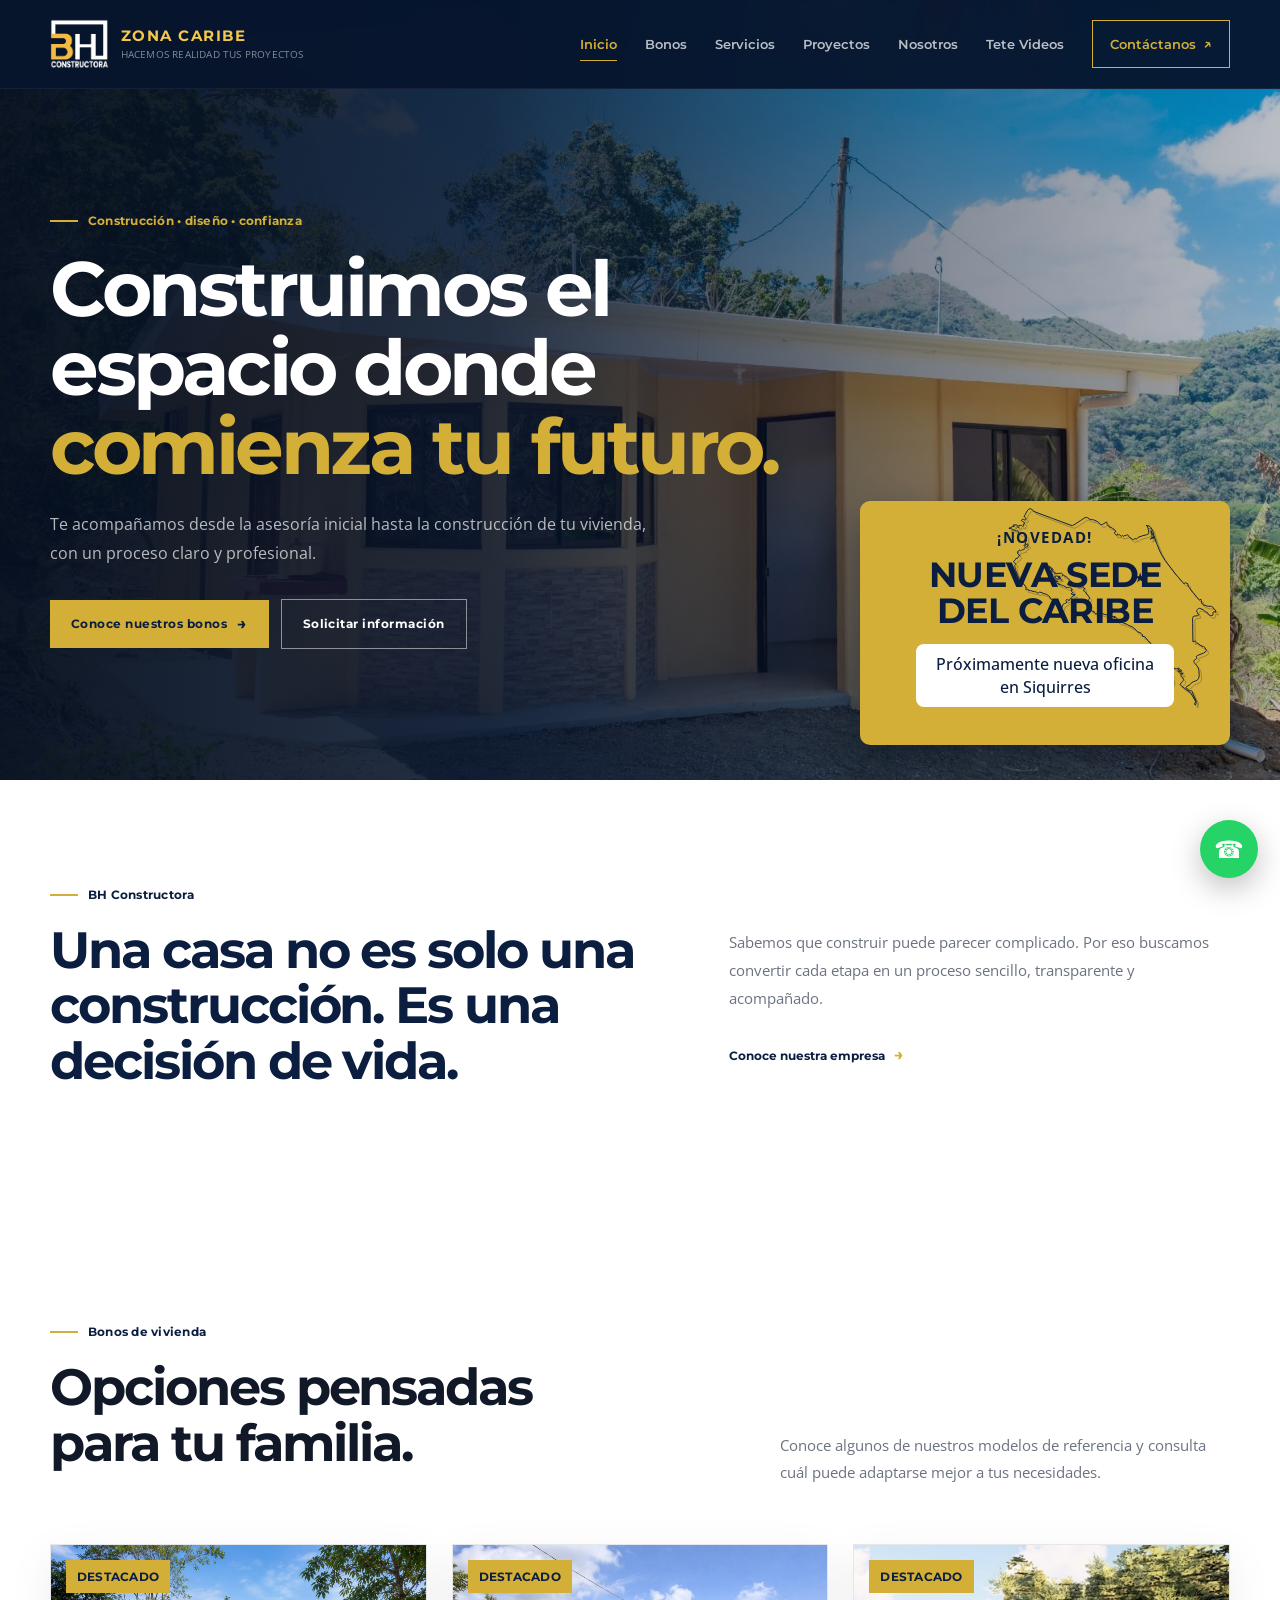
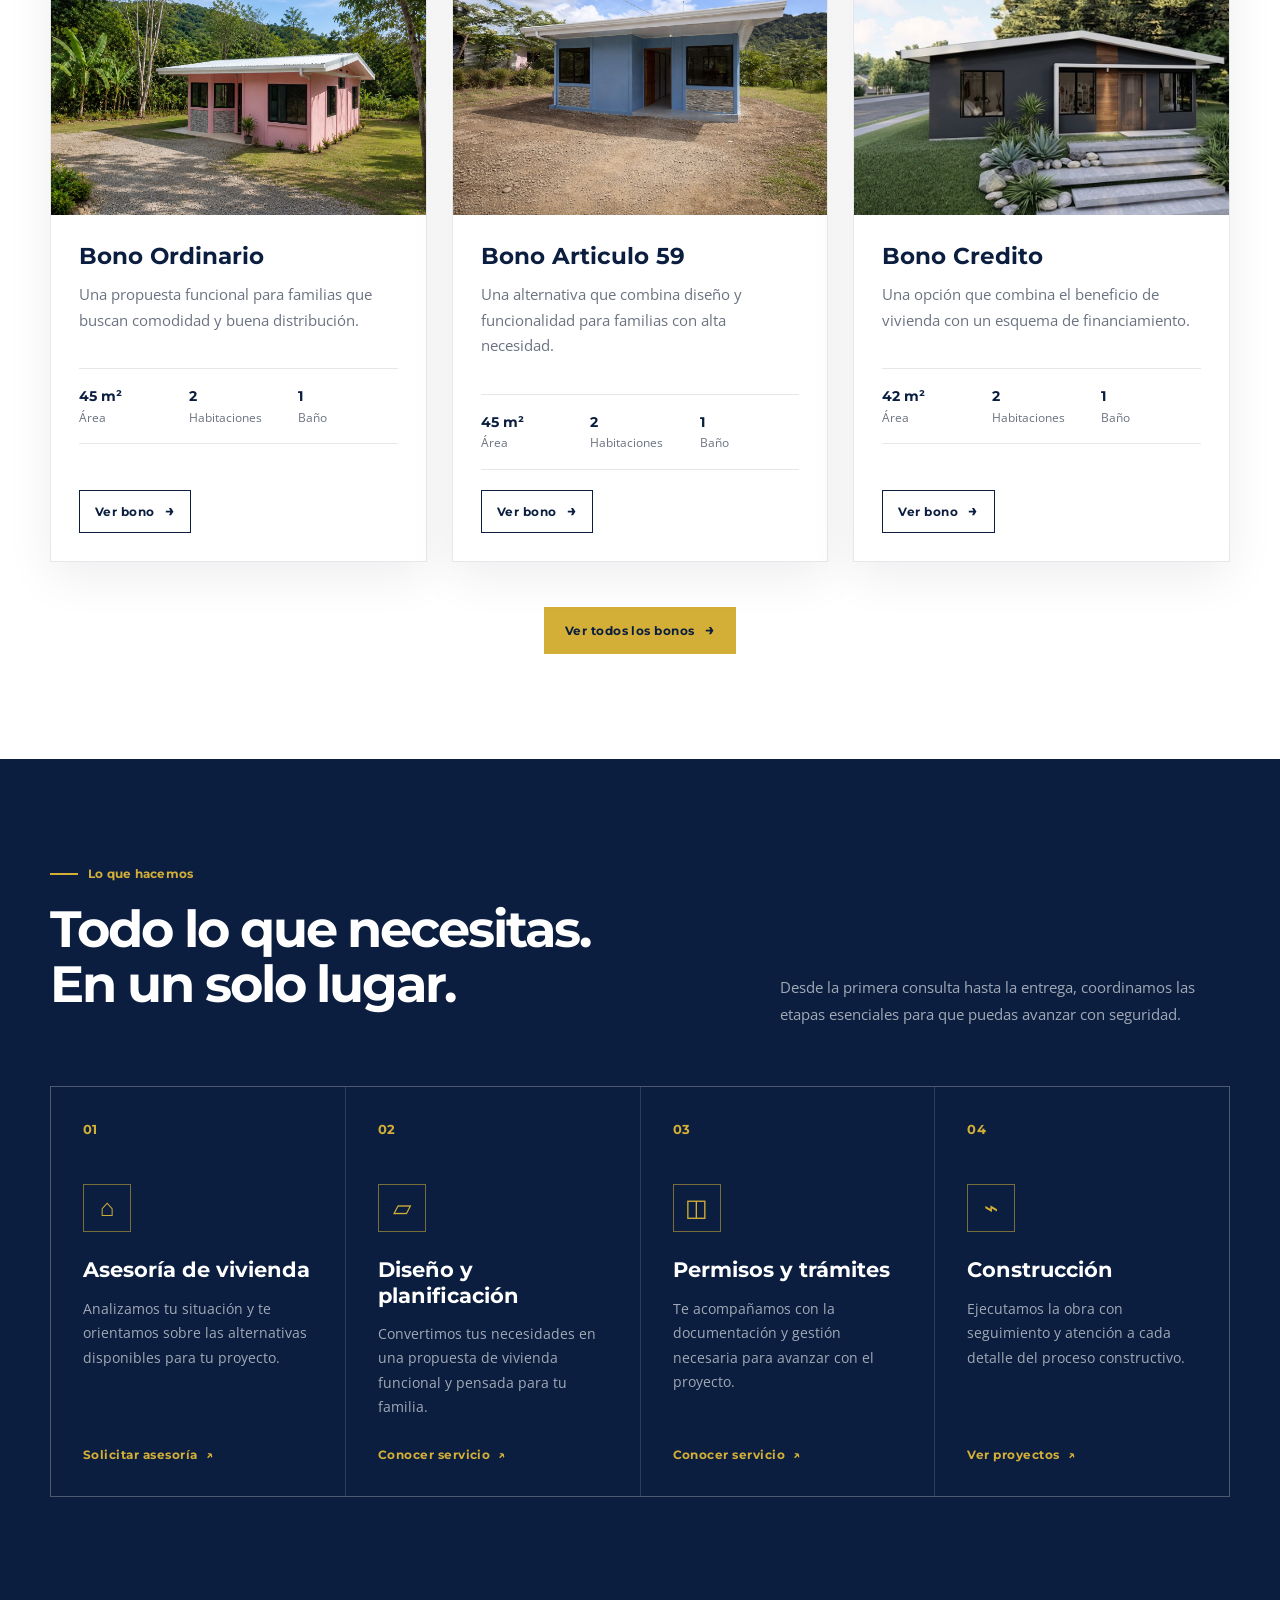
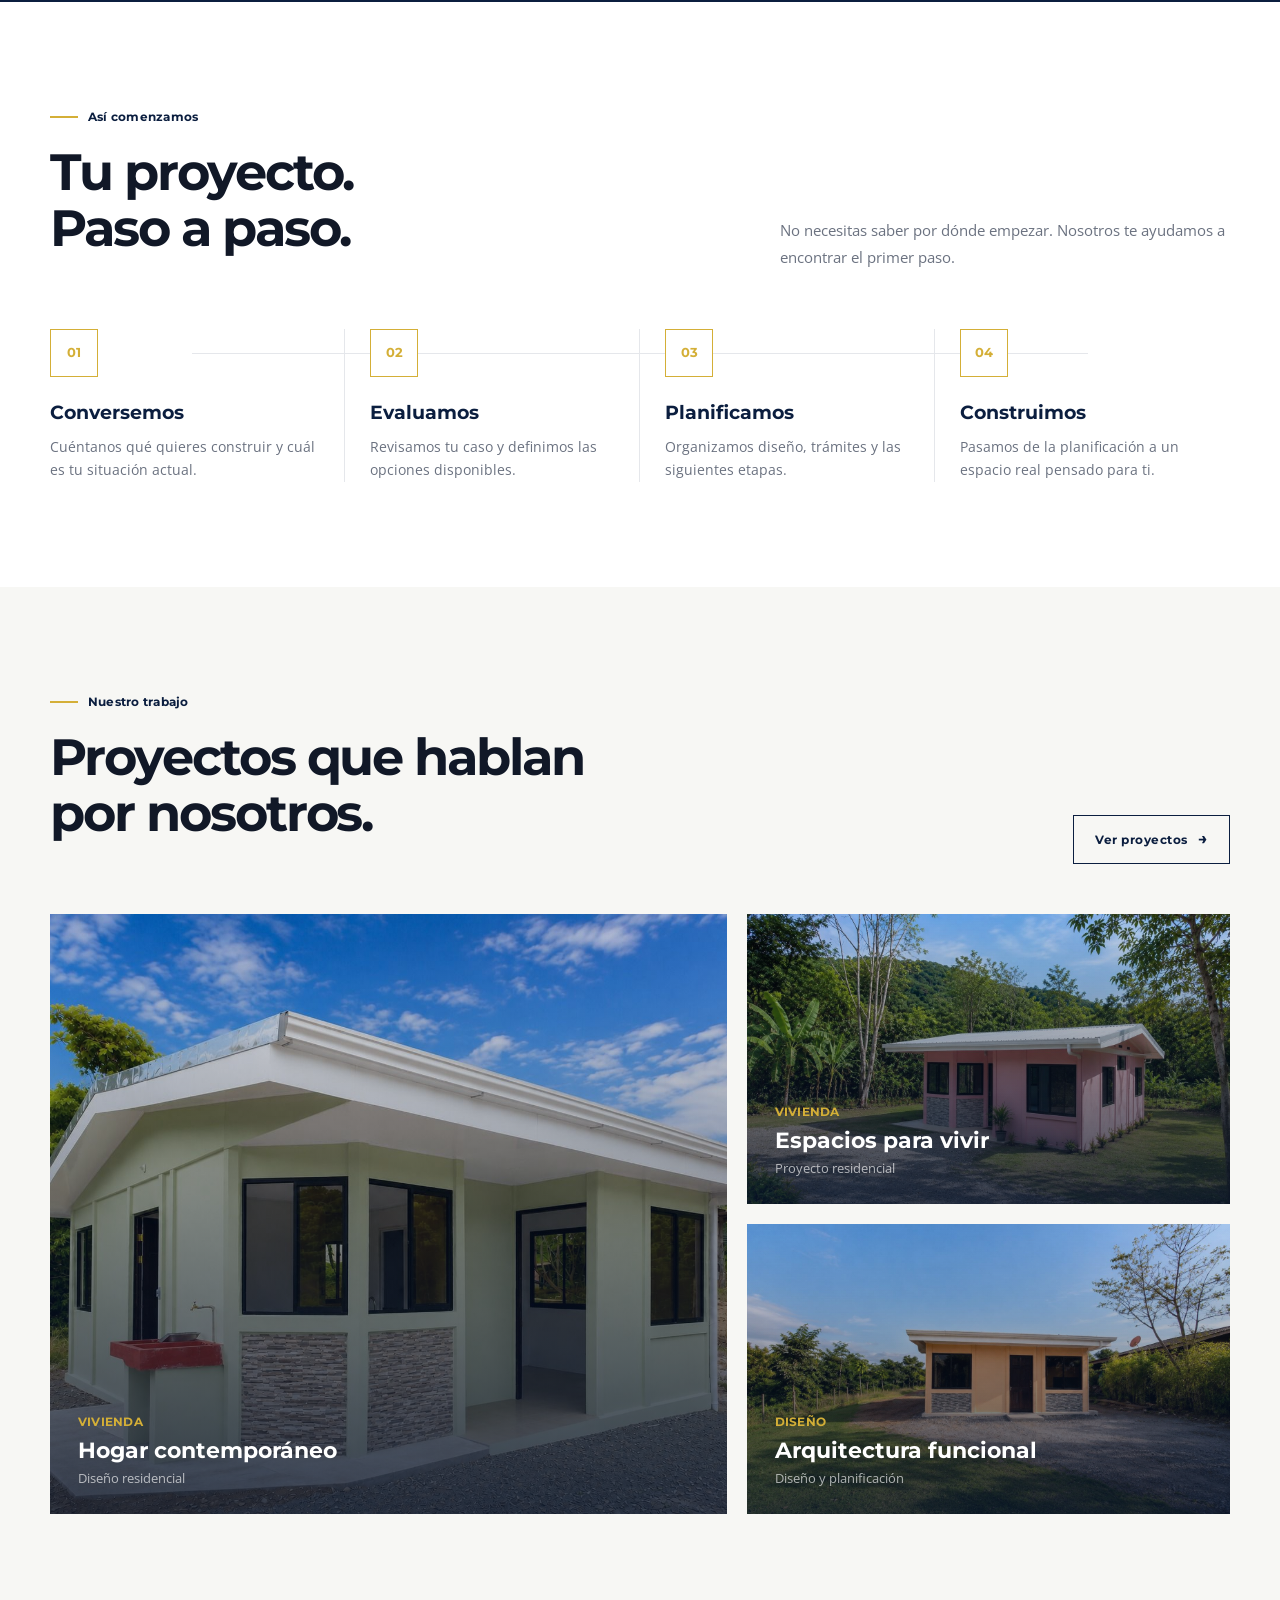
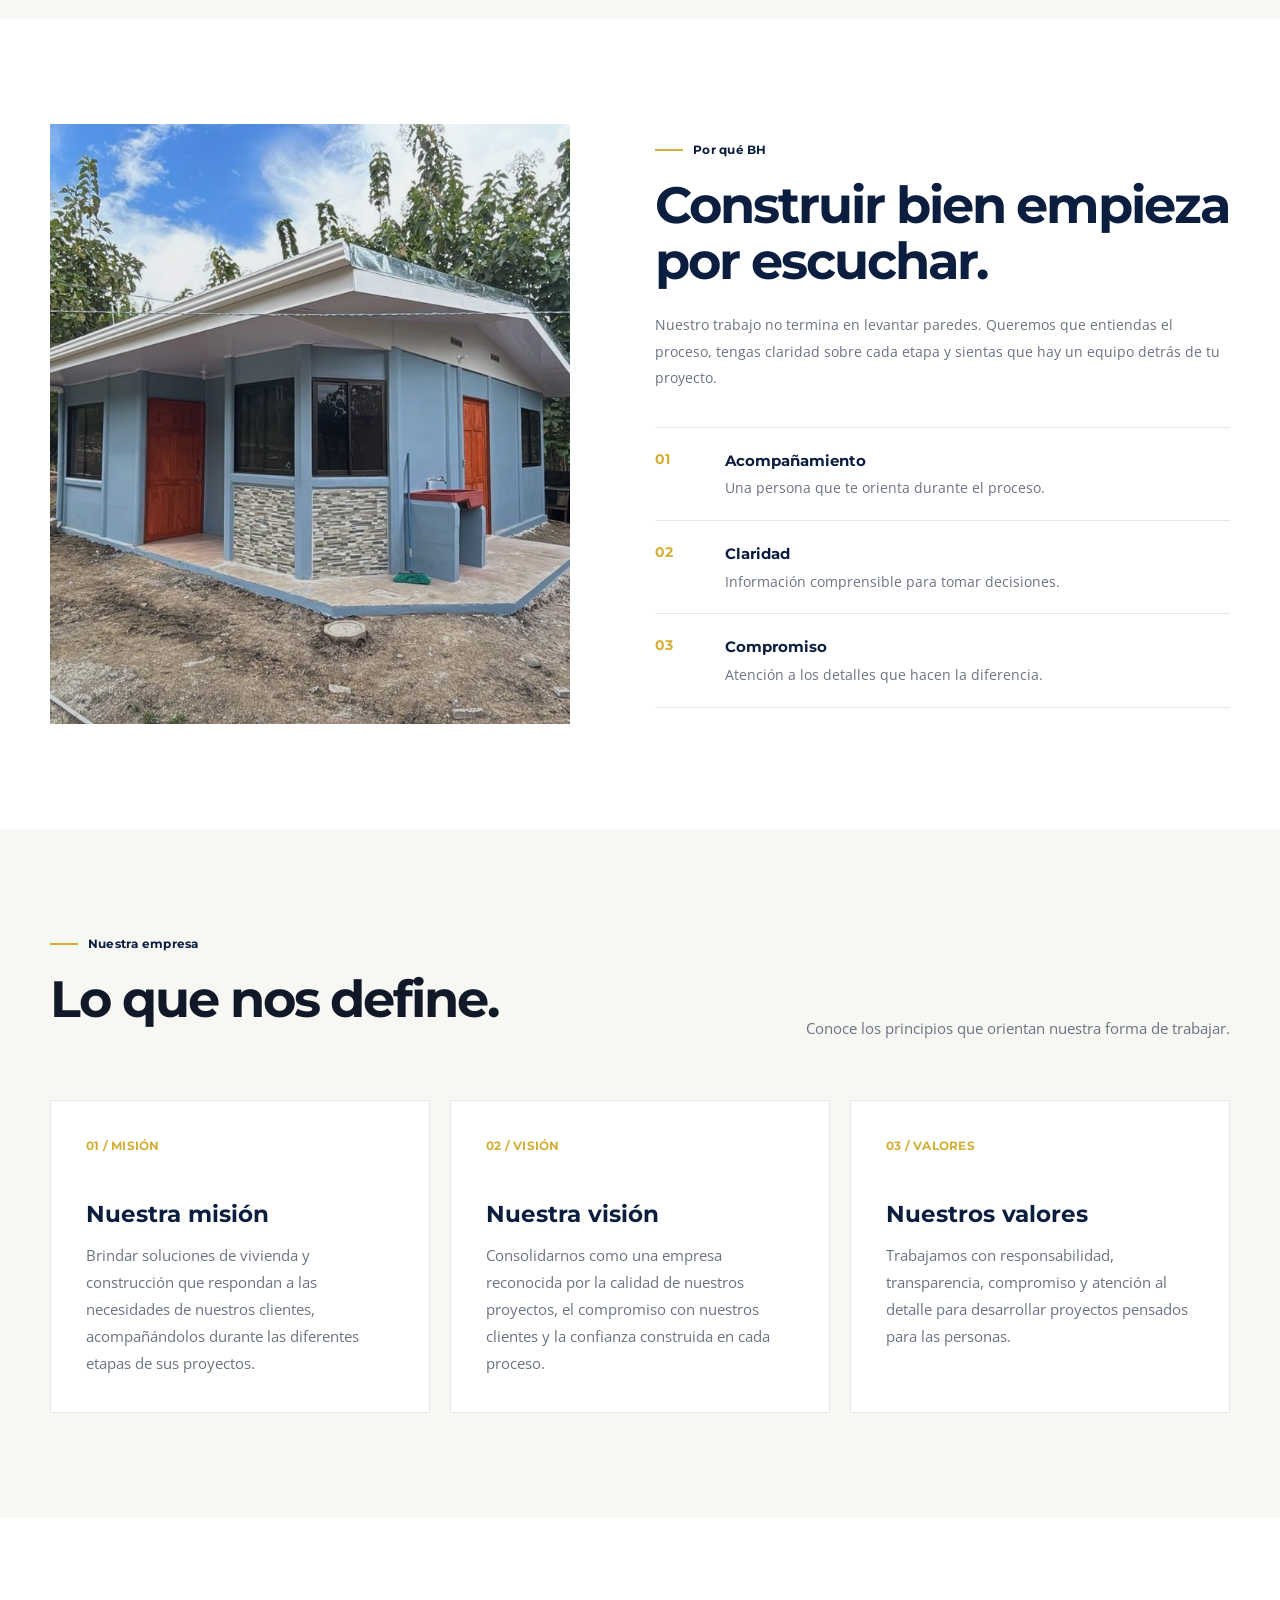
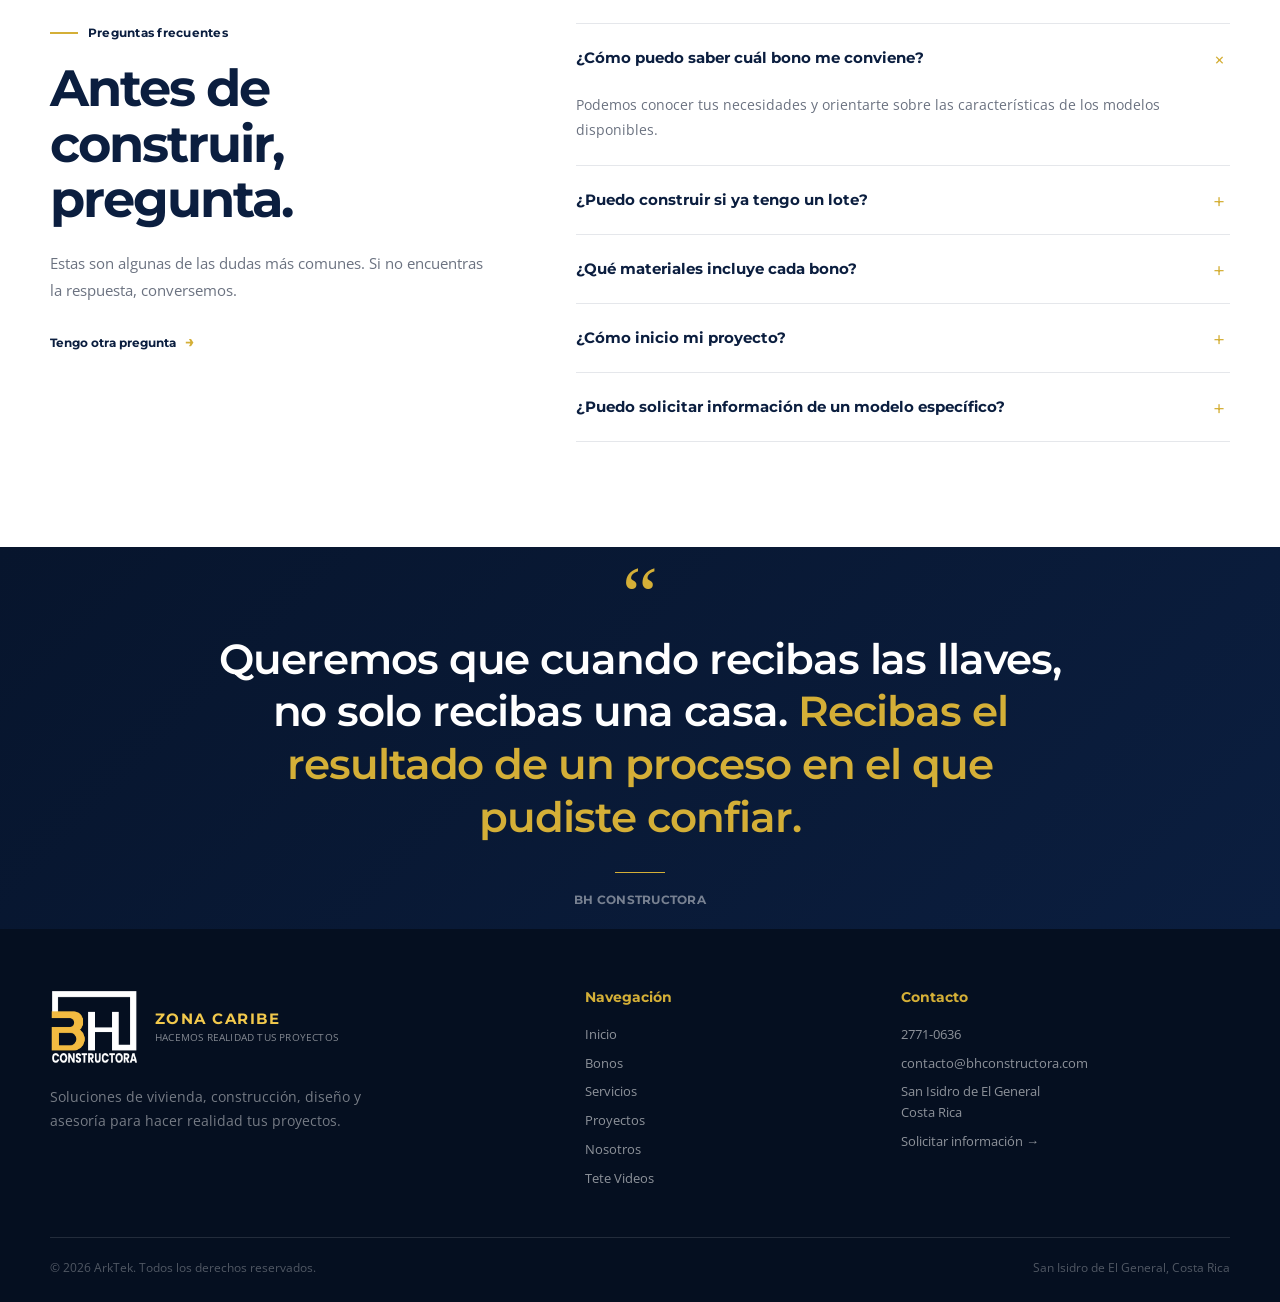
<file: index.html>
<html lang="es">

<head>

  <meta charset="UTF-8">

  <meta
    name="viewport"
    content="width=device-width, initial-scale=1.0"
  >

  <meta
    name="description"
    content="BH Constructora. Soluciones de vivienda, construcción, diseño y asesoría en Costa Rica."
  >

  <title>BH Constructora | Construimos tu futuro</title>

  <link rel="icon" type="image/png" href="img/logo/favicon.png">

  <link rel="apple-touch-icon" href="img/logo/apple-touch-icon.png">

  <meta name="theme-color" content="#0b1e3f">

  <link
    rel="preconnect"
    href="https://fonts.googleapis.com"
  >

  <link
    rel="preconnect"
    href="https://fonts.gstatic.com"
    crossorigin
  >

  <link
    href="https://fonts.googleapis.com/css2?family=Montserrat:wght@500;600;700;800&family=Open+Sans:wght@400;500;600;700&display=swap"
    rel="stylesheet"
  >

  <link
    rel="stylesheet"
    href="css/styles.css?v=20261111"
  >

</head>

<body>

<a
  class="skip-link"
  href="#contenido"
>
  Saltar al contenido
</a>


<!-- =====================================================
     HEADER
     ===================================================== -->

<header class="site-header">

  <div class="container nav-wrap">

    <a class="brand" href="index.html" aria-label="BH Constructora – Ir al inicio">

      <img
        class="brand-logo"
        src="img/logo/bh-logo-blanco.png"
        alt="BH Constructora"
        width="281"
        height="240"
      >

      <span class="brand-text">
        <strong>ZONA CARIBE</strong>
        <small>HACEMOS REALIDAD TUS PROYECTOS</small>
      </span>

    </a>


    <button
      class="menu-toggle"
      aria-label="Abrir menú"
      aria-expanded="false"
      type="button"
    >

      <span></span>
      <span></span>
      <span></span>

    </button>


    <nav
      class="main-nav"
      aria-label="Menú principal"
    >

      <a
        class="active"
        href="index.html"
      >
        Inicio
      </a>

      <a href="bonos.html">
        Bonos
      </a>

      <a href="servicios.html">
        Servicios
      </a>

      <a href="proyectos.html">
        Proyectos
      </a>

      <a href="nosotros.html">
        Nosotros
      </a>

      <a href="tete.html">

        Tete Videos

      </a>


      <a
        class="nav-cta"
        href="contacto.html"
      >
        Contáctanos
        <span>↗</span>
      </a>

    </nav>

  </div>

</header>


<main id="contenido">


<!-- =====================================================
     HERO
     ===================================================== -->

<section class="hero">

  <div
    class="hero-media"
    aria-hidden="true"
  ></div>

  <div
    class="hero-overlay"
    aria-hidden="true"
  ></div>


  <div class="container hero-content">

    <p class="eyebrow">
      <span></span>
      Construcción • diseño • confianza
    </p>

    <h1>
      Construimos el espacio donde
      <em>comienza tu futuro.</em>
    </h1>

    <p>
      Te acompañamos desde la asesoría inicial
      hasta la construcción de tu vivienda,
      con un proceso claro y profesional.
    </p>


    <div class="hero-actions">

      <a href="bonos.html"
        class="btn btn-gold"
        
      >
        Conoce nuestros bonos
        <span>→</span>
      </a>

      <a
        class="btn btn-ghost"
        href="contacto.html"
      >
        Solicitar información
      </a>

    </div>

  </div>


  <div class="hero-bottom container">

    <a
      class="hero-news"
      href="novedades.html"
    >

      <img
        class="hero-news-map"
        src="img/costa-rica-map.svg"
        alt=""
        aria-hidden="true"
      >

      <p class="hero-news-tag">
        ¡NOVEDAD!
      </p>

      <h2 class="hero-news-title">
        Nueva sede<br>
        del Caribe
      </h2>

      <p class="hero-news-note">
        Próximamente nueva oficina<br>
        en Siquirres
      </p>

    </a>

  </div>

</section>


<!-- =====================================================
     INTRO
     ===================================================== -->

<section class="intro section">

  <div class="container intro-grid reveal">

    <div>

      <p class="eyebrow dark">
        <span></span>
        BH Constructora
      </p>

      <h2>
        Una casa no es solo una construcción.
        <strong>Es una decisión de vida.</strong>
      </h2>

    </div>


    <div class="intro-copy">

      <p>
        Sabemos que construir puede parecer complicado.
        Por eso buscamos convertir cada etapa en un
        proceso sencillo, transparente y acompañado.
      </p>

      <a
        class="text-link"
        href="nosotros.html"
      >
        Conoce nuestra empresa
        <span>→</span>
      </a>

    </div>

  </div>

</section>


<!-- =====================================================
     BONOS DESTACADOS
     ===================================================== -->

<section class="bonos-section section">

  <div class="container">

    <div class="section-heading reveal">

      <div>

        <p class="eyebrow dark">
          <span></span>
          Bonos de vivienda
        </p>

        <h2>
          Opciones pensadas
          <br>
          <em>para tu familia.</em>
        </h2>

      </div>

      <p>
        Conoce algunos de nuestros modelos
        de referencia y consulta cuál puede
        adaptarse mejor a tus necesidades.
      </p>

    </div>


    <div class="bonos-grid">

      <article class="bono-card reveal">

        <div class="bono-image">

          <img
            src="img/bono-ordinario-1.jpeg" 
            alt="Bono Ordinario"
            loading="lazy"
          >

          <span class="bono-tag">
            DESTACADO
          </span>

        </div>

        <div class="bono-content">

          <h3>
            Bono Ordinario
          </h3>

          <p>
            Una propuesta funcional para familias
            que buscan comodidad y buena distribución.
          </p>

          <div class="bono-specs">

            <div class="bono-spec">
              <strong>45 m²</strong>
              <span>Área</span>
            </div>

            <div class="bono-spec">
              <strong>2</strong>
              <span>Habitaciones</span>
            </div>

            <div class="bono-spec">
              <strong>1</strong>
              <span>Baño</span>
            </div>

          </div>

          <a
            href="bono.html?id=1"
            class="btn btn-outline btn-small"
            data-bono="Bono Ordinario"
          >
            Ver bono
            <span>→</span>
          </a>

        </div>

      </article>


      <article class="bono-card reveal">

        <div class="bono-image">

          <img
            src="img/bono-art-59-1.jpeg"
            alt="Bono Articulo 59"
            loading="lazy"
          >

          <span class="bono-tag">
            DESTACADO
          </span>

        </div>

        <div class="bono-content">

          <h3>
            Bono Articulo 59
          </h3>

          <p>
            Una alternativa que combina diseño y
            funcionalidad para familias con alta necesidad.
          </p>

          <div class="bono-specs">

            <div class="bono-spec">
              <strong>45 m²</strong>
              <span>Área</span>
            </div>

            <div class="bono-spec">
              <strong>2</strong>
              <span>Habitaciones</span>
            </div>

            <div class="bono-spec">
              <strong>1</strong>
              <span>Baño</span>
            </div>

          </div>

          <a
            href="bono.html?id=5"
            class="btn btn-outline btn-small"
            data-bono="Bono Articulo 59"
          >
            Ver bono
            <span>→</span>
          </a>

        </div>

      </article>


      <article class="bono-card reveal">

        <div class="bono-image">

          <img
            src="img/bono-credito-5.jpeg"
            alt="Bono Credito"
            loading="lazy"
          >

          <span class="bono-tag">
            DESTACADO
          </span>

        </div>

        <div class="bono-content">

          <h3>
            Bono Credito
          </h3>

          <p>
            Una opción que combina el beneficio de vivienda
            con un esquema de financiamiento.
          </p>

          <div class="bono-specs">

            <div class="bono-spec">
              <strong>42 m²</strong>
              <span>Área</span>
            </div>

            <div class="bono-spec">
              <strong>2</strong>
              <span>Habitaciones</span>
            </div>

            <div class="bono-spec">
              <strong>1</strong>
              <span>Baño</span>
            </div>

          </div>

          <a
            href="bono.html?id=2"
            class="btn btn-outline btn-small"
            data-bono="Bono Credito"
          >
            Ver bono
            <span>→</span>
          </a>

        </div>

      </article>

    </div>


    <div style="text-align:center;margin-top:45px;">

      <a
        class="btn btn-gold"
        href="bonos.html"
      >
        Ver todos los bonos
        <span>→</span>
      </a>

    </div>

  </div>

</section>


<!-- =====================================================
     SERVICIOS
     ===================================================== -->

<section class="services section">

  <div class="container">

    <div class="section-heading light reveal">

      <div>

        <p class="eyebrow">
          <span></span>
          Lo que hacemos
        </p>

        <h2>
          Todo lo que necesitas.
          <br>
          <em>En un solo lugar.</em>
        </h2>

      </div>

      <p>
        Desde la primera consulta hasta la entrega,
        coordinamos las etapas esenciales para
        que puedas avanzar con seguridad.
      </p>

    </div>


    <div class="service-grid">

      <article class="service-card reveal">

        <div class="service-number">
          01
        </div>

        <div class="service-icon">
          ⌂
        </div>

        <h3>
          Asesoría de vivienda
        </h3>

        <p>
          Analizamos tu situación y te orientamos
          sobre las alternativas disponibles
          para tu proyecto.
        </p>

        <a href="contacto.html">
          Solicitar asesoría
          <span>↗</span>
        </a>

      </article>


      <article class="service-card reveal">

        <div class="service-number">
          02
        </div>

        <div class="service-icon">
          ▱
        </div>

        <h3>
          Diseño y planificación
        </h3>

        <p>
          Convertimos tus necesidades en una
          propuesta de vivienda funcional y
          pensada para tu familia.
        </p>

        <a href="servicios.html">
          Conocer servicio
          <span>↗</span>
        </a>

      </article>


      <article class="service-card reveal">

        <div class="service-number">
          03
        </div>

        <div class="service-icon">
          ◫
        </div>

        <h3>
          Permisos y trámites
        </h3>

        <p>
          Te acompañamos con la documentación
          y gestión necesaria para avanzar
          con el proyecto.
        </p>

        <a href="servicios.html">
          Conocer servicio
          <span>↗</span>
        </a>

      </article>


      <article class="service-card reveal">

        <div class="service-number">
          04
        </div>

        <div class="service-icon">
          ⌁
        </div>

        <h3>
          Construcción
        </h3>

        <p>
          Ejecutamos la obra con seguimiento
          y atención a cada detalle del
          proceso constructivo.
        </p>

        <a href="proyectos.html">
          Ver proyectos
          <span>↗</span>
        </a>

      </article>

    </div>

  </div>

</section>


<!-- =====================================================
     PROCESO
     ===================================================== -->

<section class="process section">

  <div class="container">

    <div class="section-heading reveal">

      <div>

        <p class="eyebrow dark">
          <span></span>
          Así comenzamos
        </p>

        <h2>
          Tu proyecto.
          <br>
          <strong>Paso a paso.</strong>
        </h2>

      </div>

      <p>
        No necesitas saber por dónde empezar.
        Nosotros te ayudamos a encontrar
        el primer paso.
      </p>

    </div>


    <div class="process-line">

      <article class="reveal">

        <span>01</span>

        <h3>
          Conversemos
        </h3>

        <p>
          Cuéntanos qué quieres construir
          y cuál es tu situación actual.
        </p>

      </article>


      <article class="reveal">

        <span>02</span>

        <h3>
          Evaluamos
        </h3>

        <p>
          Revisamos tu caso y definimos
          las opciones disponibles.
        </p>

      </article>


      <article class="reveal">

        <span>03</span>

        <h3>
          Planificamos
        </h3>

        <p>
          Organizamos diseño, trámites
          y las siguientes etapas.
        </p>

      </article>


      <article class="reveal">

        <span>04</span>

        <h3>
          Construimos
        </h3>

        <p>
          Pasamos de la planificación
          a un espacio real pensado para ti.
        </p>

      </article>

    </div>

  </div>

</section>


<!-- =====================================================
     PROYECTOS
     ===================================================== -->

<section class="projects section">

  <div class="container">

    <div class="section-heading reveal">

      <div>

        <p class="eyebrow dark">
          <span></span>
          Nuestro trabajo
        </p>

        <h2>
          Proyectos que hablan
          <br>
          <em>por nosotros.</em>
        </h2>

      </div>

      <a
        class="btn btn-outline"
        href="proyectos.html"
      >
        Ver proyectos
        <span>→</span>
      </a>

    </div>


    <div class="project-grid">

      <article class="project project-large reveal">

        <div
          class="project-image"
          style="background: linear-gradient(180deg, rgba(7,21,45,.05), rgba(7,21,45,.78)), url('img/casas/casa-verde-lavadero.jpg') center/cover no-repeat;"
        ></div>

        <div class="project-info">

          <span>
            VIVIENDA
          </span>

          <h3>
            Hogar contemporáneo
          </h3>

          <p>
            Diseño residencial
          </p>

        </div>

      </article>


      <article class="project reveal">

        <div
          class="project-image"
          style="background: linear-gradient(180deg, rgba(7,21,45,.05), rgba(7,21,45,.78)), url('img/casas/casa-rosada-jardin.jpg') center/cover no-repeat;"
        ></div>

        <div class="project-info">

          <span>
            VIVIENDA
          </span>

          <h3>
            Espacios para vivir
          </h3>

          <p>
            Proyecto residencial
          </p>

        </div>

      </article>


      <article class="project reveal">

        <div
          class="project-image"
          style="background: linear-gradient(180deg, rgba(7,21,45,.05), rgba(7,21,45,.78)), url('img/casas/casa-durazno-sol.jpg') center/cover no-repeat;"
        ></div>

        <div class="project-info">

          <span>
            DISEÑO
          </span>

          <h3>
            Arquitectura funcional
          </h3>

          <p>
            Diseño y planificación
          </p>

        </div>

      </article>

    </div>

  </div>

</section>


<!-- =====================================================
     POR QUÉ BH
     ===================================================== -->

<section class="trust section">

  <div class="container trust-grid">

    <div class="trust-image reveal"></div>


    <div class="trust-content reveal">

      <p class="eyebrow dark">
        <span></span>
        Por qué BH
      </p>

      <h2>
        Construir bien empieza por
        <em>escuchar.</em>
      </h2>

      <p class="lead">
        Nuestro trabajo no termina en levantar paredes.
        Queremos que entiendas el proceso, tengas claridad
        sobre cada etapa y sientas que hay un equipo
        detrás de tu proyecto.
      </p>


      <div class="trust-points">

        <div>

          <b>01</b>

          <span>
            <strong>
              Acompañamiento
            </strong>

            Una persona que te orienta
            durante el proceso.
          </span>

        </div>


        <div>

          <b>02</b>

          <span>
            <strong>
              Claridad
            </strong>

            Información comprensible
            para tomar decisiones.
          </span>

        </div>


        <div>

          <b>03</b>

          <span>
            <strong>
              Compromiso
            </strong>

            Atención a los detalles
            que hacen la diferencia.
          </span>

        </div>

      </div>

    </div>

  </div>

</section>


<!-- =====================================================
     MISIÓN / VISIÓN / VALORES
     ===================================================== -->

<section class="section bg-light">

  <div class="container">

    <div class="section-heading reveal">

      <div>

        <p class="eyebrow dark">
          <span></span>
          Nuestra empresa
        </p>

        <h2>
          Lo que nos
          <em>define.</em>
        </h2>

      </div>

      <p>
        Conoce los principios que orientan
        nuestra forma de trabajar.
      </p>

    </div>


    <div class="mvv-grid">

      <article class="mvv-card reveal">

        <div class="mvv-number">
          01 / MISIÓN
        </div>

        <h3>
          Nuestra misión
        </h3>

        <p>
          Brindar soluciones de vivienda y construcción
          que respondan a las necesidades de nuestros
          clientes, acompañándolos durante las diferentes
          etapas de sus proyectos.
        </p>

      </article>


      <article class="mvv-card reveal">

        <div class="mvv-number">
          02 / VISIÓN
        </div>

        <h3>
          Nuestra visión
        </h3>

        <p>
          Consolidarnos como una empresa reconocida
          por la calidad de nuestros proyectos,
          el compromiso con nuestros clientes y
          la confianza construida en cada proceso.
        </p>

      </article>


      <article class="mvv-card reveal">

        <div class="mvv-number">
          03 / VALORES
        </div>

        <h3>
          Nuestros valores
        </h3>

        <p>
          Trabajamos con responsabilidad, transparencia,
          compromiso y atención al detalle para desarrollar
          proyectos pensados para las personas.
        </p>

      </article>

    </div>

  </div>

</section>


<!-- =====================================================
     FAQ
     ===================================================== -->

<section class="faq section">

  <div class="container faq-grid">

    <div class="reveal">

      <p class="eyebrow dark">
        <span></span>
        Preguntas frecuentes
      </p>

      <h2>
        Antes de construir,
        <br>
        <strong>pregunta.</strong>
      </h2>

      <p class="faq-intro">
        Estas son algunas de las dudas más comunes.
        Si no encuentras la respuesta, conversemos.
      </p>

      <a
        class="text-link"
        href="contacto.html"
      >
        Tengo otra pregunta
        <span>→</span>
      </a>

    </div>


    <div class="accordion reveal">

      <details open>

        <summary>
          ¿Cómo puedo saber cuál bono me conviene?
        </summary>

        <p>
          Podemos conocer tus necesidades y orientarte
          sobre las características de los modelos
          disponibles.
        </p>

      </details>


      <details>

        <summary>
          ¿Puedo construir si ya tengo un lote?
        </summary>

        <p>
          Si ya cuentas con un lote, podemos revisar
          las características del proyecto y orientarte
          sobre los siguientes pasos.
        </p>

      </details>


      <details>

        <summary>
          ¿Qué materiales incluye cada bono?
        </summary>

        <p>
          Cada modelo puede tener especificaciones
          particulares. En la sección de bonos puedes
          consultar los materiales asociados a cada modelo.
        </p>

      </details>


      <details>

        <summary>
          ¿Cómo inicio mi proyecto?
        </summary>

        <p>
          El primer paso es contactarnos y contarnos
          qué necesitas. A partir de ahí podemos
          orientarte sobre el proceso.
        </p>

      </details>


      <details>

        <summary>
          ¿Puedo solicitar información de un modelo específico?
        </summary>

        <p>
          Sí. Puedes ingresar al modelo que te interesa
          y posteriormente solicitar información directamente
          desde la página de contacto.
        </p>

      </details>

    </div>

  </div>

</section>


<!-- =====================================================
     CTA
     ===================================================== -->

<section class="quote section-dark">

  <div class="container quote-inner">

    <p class="quote-mark">
      “
    </p>

    <blockquote>
      Queremos que cuando recibas las llaves,
      no solo recibas una casa.
      <em>Recibas el resultado de un proceso en el que pudiste confiar.</em>
    </blockquote>

    <div class="quote-line"></div>

    <span>
      BH CONSTRUCTORA
    </span>

  </div>

</section>

</main>


<!-- =====================================================
     WHATSAPP
     ===================================================== -->

<a
  class="whatsapp-float"
  href="https://wa.me/+50662005747?text=Hola%20BH%20Constructora%2C%20deseo%20informaci%C3%B3n%20sobre%20sus%20servicios."
  target="_blank"
  rel="noopener noreferrer"
  aria-label="Contactar por WhatsApp"
>
  ☎
</a>


<!-- =====================================================
     FOOTER
     ===================================================== -->

<footer class="footer">

  <div class="container footer-top">

    <div>

      <a class="brand" href="index.html" aria-label="BH Constructora – Ir al inicio">

      <img
        class="brand-logo"
        src="img/logo/bh-logo-blanco.png"
        alt="BH Constructora"
        width="281"
        height="240"
      >

      <span class="brand-text">
        <strong>ZONA CARIBE</strong>
        <small>HACEMOS REALIDAD TUS PROYECTOS</small>
      </span>

    </a>

      <p class="footer-brand-description">
        Soluciones de vivienda, construcción,
        diseño y asesoría para hacer realidad
        tus proyectos.
      </p>

    </div>


    <div class="footer-column">

      <h3>
        Navegación
      </h3>

      <a href="index.html">
        Inicio
      </a>

      <a href="bonos.html">
        Bonos
      </a>

      <a href="servicios.html">
        Servicios
      </a>

      <a href="proyectos.html">
        Proyectos
      </a>

      <a href="nosotros.html">
        Nosotros
      </a>

      <a href="tete.html">

        Tete Videos

      </a>

    </div>


    <div class="footer-column">

      <h3>
        Contacto
      </h3>

      <a href="tel:+50627710636">
        2771-0636
      </a>

      <a href="mailto:contacto@bhconstructora.com">
        contacto@bhconstructora.com
      </a>

      <p>
        San Isidro de El General
        <br>
        Costa Rica
      </p>

      <a href="contacto.html">
        Solicitar información →
      </a>

    </div>

  </div>


  <div class="container footer-bottom">

    <span>
      © <span data-year>2026</span>
      ArkTek.
      Todos los derechos reservados.
    </span>

    <span>
      San Isidro de El General, Costa Rica
    </span>

  </div>

</footer>


<script src="js/script.js"></script>

</body>

</html>
</file>
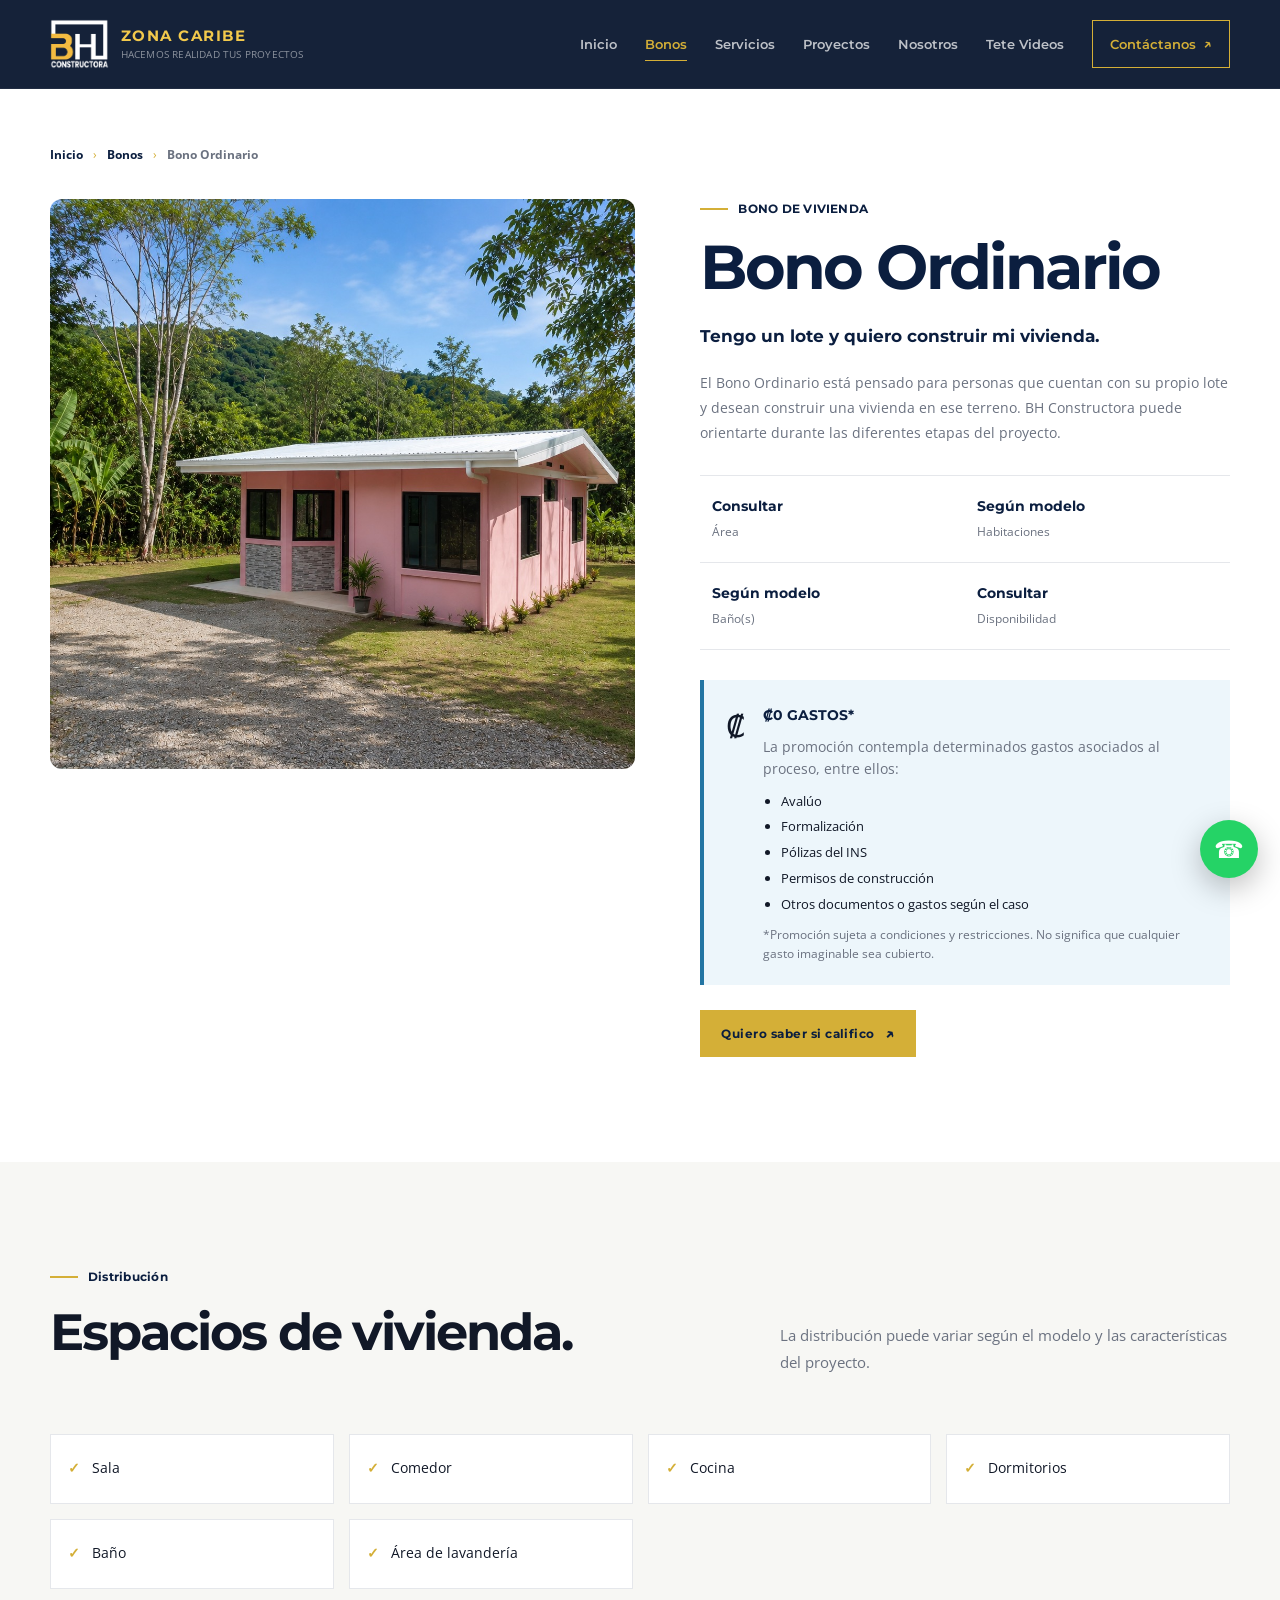
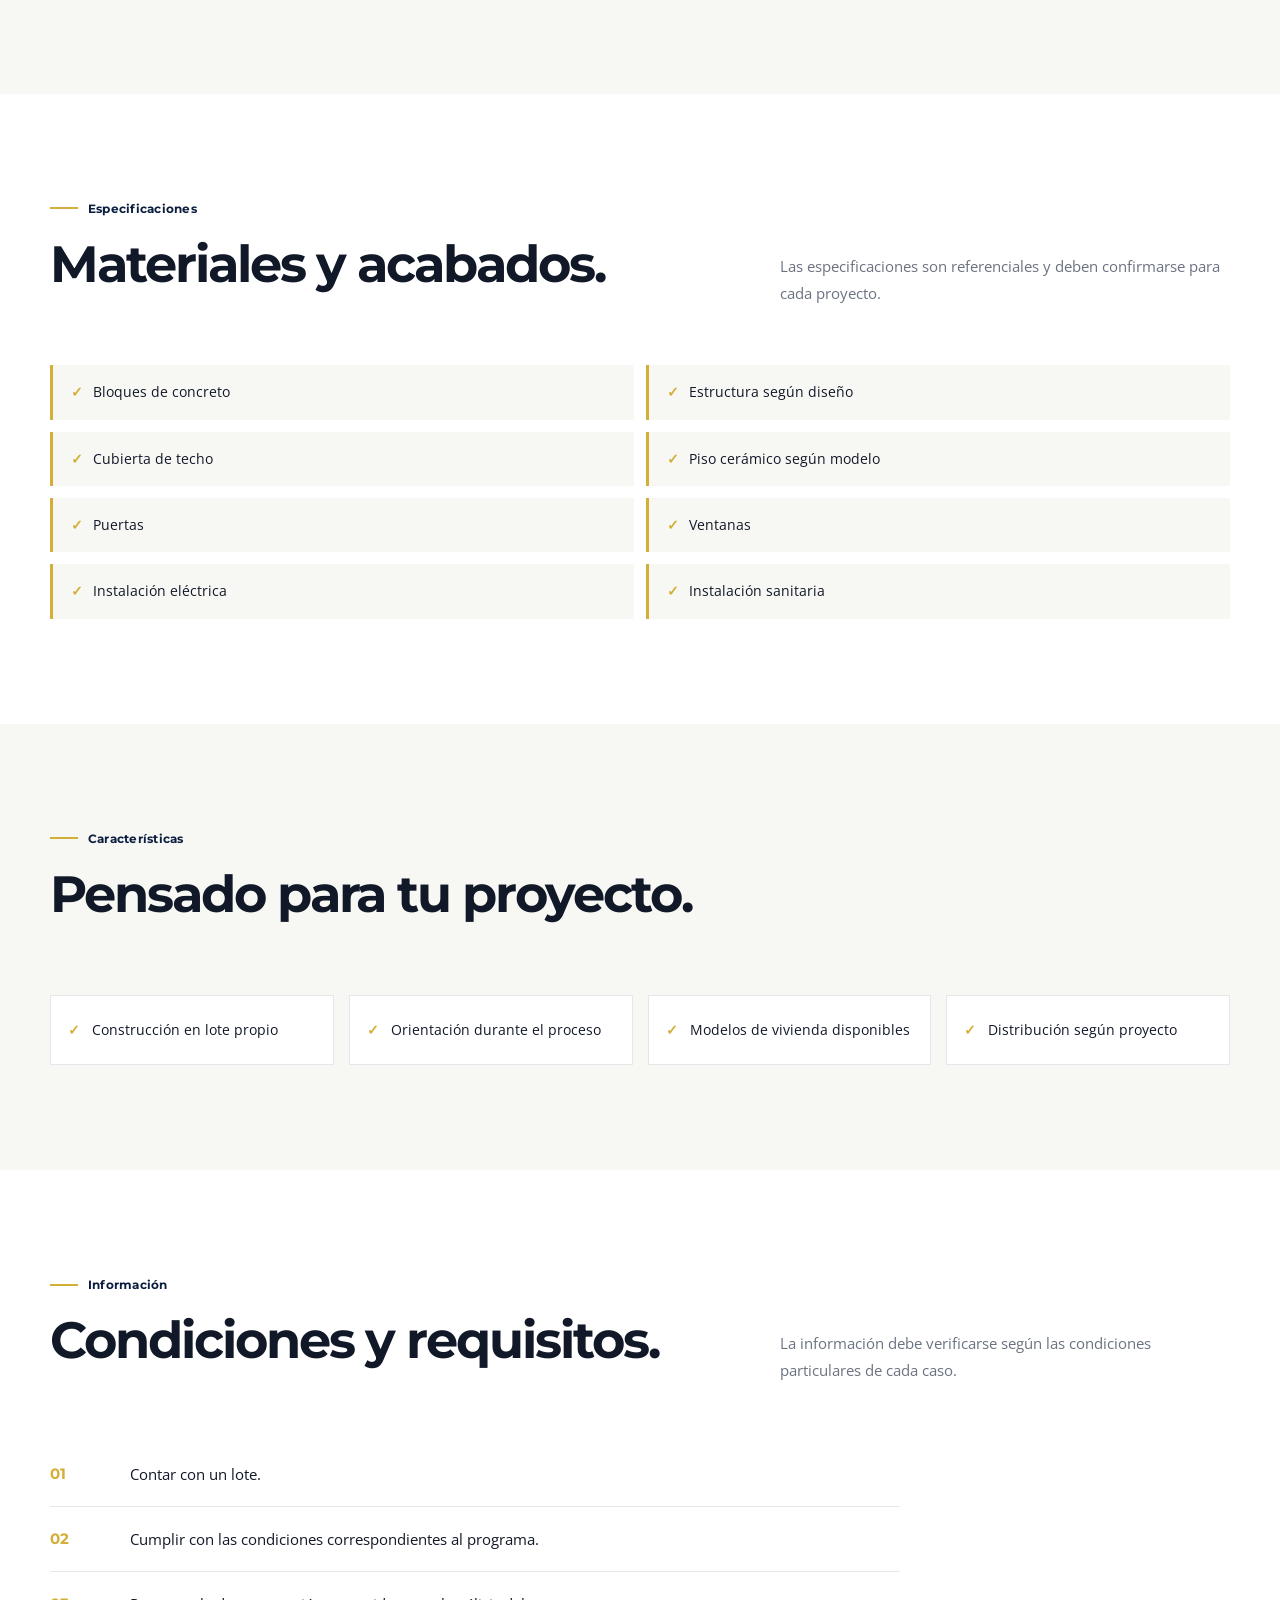
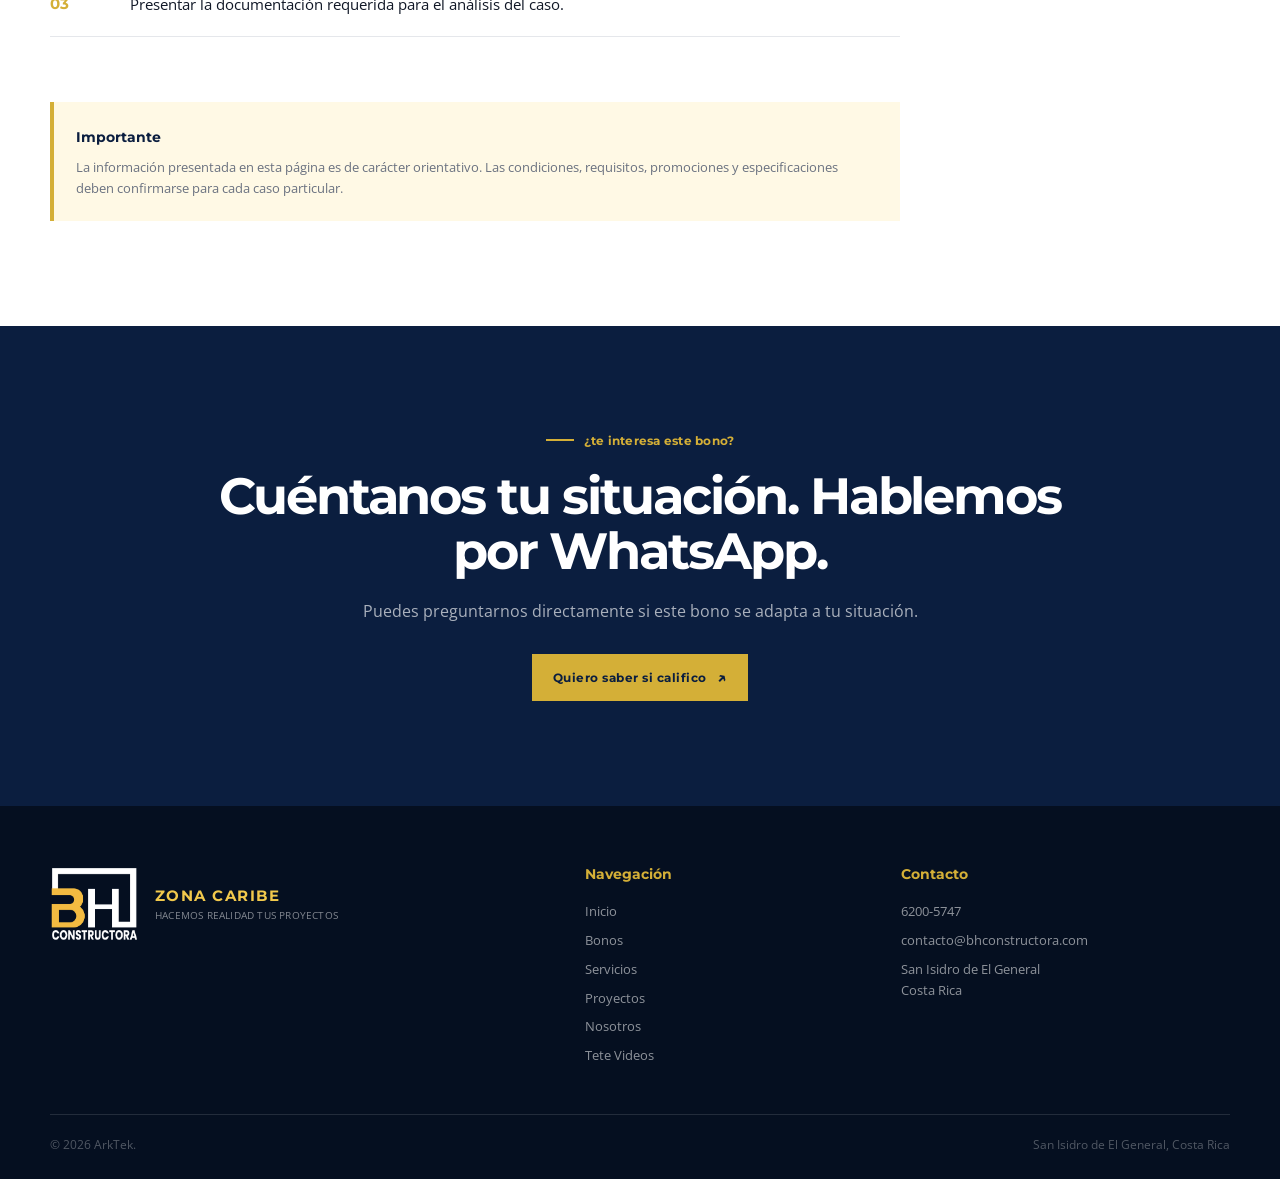
<file: bono.html>
<!DOCTYPE html>
<html lang="es">

<head>

  <meta charset="UTF-8">

  <meta
    name="viewport"
    content="width=device-width, initial-scale=1.0"
  >

  <title>
    Bono | BH Constructora
  </title>

  <link rel="icon" type="image/png" href="img/logo/favicon.png">

  <link rel="apple-touch-icon" href="img/logo/apple-touch-icon.png">

  <meta name="theme-color" content="#0b1e3f">

  <link
    rel="preconnect"
    href="https://fonts.googleapis.com"
  >

  <link
    rel="preconnect"
    href="https://fonts.gstatic.com"
    crossorigin
  >

  <link
    href="https://fonts.googleapis.com/css2?family=Montserrat:wght@500;600;700;800&family=Open+Sans:wght@400;500;600;700&display=swap"
    rel="stylesheet"
  >

  <link
    rel="stylesheet"
    href="css/styles.css?v=20261111"
  >

</head>


<body>


<header class="site-header">

  <div class="container nav-wrap">

    <a class="brand" href="index.html" aria-label="BH Constructora – Ir al inicio">

      <img
        class="brand-logo"
        src="img/logo/bh-logo-blanco.png"
        alt="BH Constructora"
        width="281"
        height="240"
      >

      <span class="brand-text">
        <strong>ZONA CARIBE</strong>
        <small>HACEMOS REALIDAD TUS PROYECTOS</small>
      </span>

    </a>


    <button
      class="menu-toggle"
      type="button"
      aria-label="Abrir menú"
      aria-expanded="false"
    >

      <span></span>
      <span></span>
      <span></span>

    </button>


    <nav class="main-nav">

      <a href="index.html">
        Inicio
      </a>

      <a
        href="bonos.html"
        class="active"
      >
        Bonos
      </a>

      <a href="servicios.html">
        Servicios
      </a>

      <a href="proyectos.html">
        Proyectos
      </a>

      <a href="nosotros.html">
        Nosotros
      </a>

      <a href="tete.html">

        Tete Videos

      </a>


      <a
        href="contacto.html"
        class="nav-cta"
      >
        Contáctanos
        <span>↗</span>
      </a>

    </nav>

  </div>

</header>


<main>


<section
  class="section detail-page"
>

  <div class="container">


    <div class="breadcrumb">

      <a href="index.html">
        Inicio
      </a>

      <span>
        ›
      </span>

      <a href="bonos.html">
        Bonos
      </a>

      <span>
        ›
      </span>

      <strong id="breadcrumb-name">
        Detalle
      </strong>

    </div>


    <!-- DETALLE PRINCIPAL -->

    <div
      id="bono-detail"
      class="detail-grid"
    >
    </div>

  </div>

</section>


<!-- =====================================================
     ESPACIOS
     ===================================================== -->

<section class="section bg-light">

  <div class="container">


    <div class="section-heading">

      <div>

        <p class="eyebrow dark">

          <span></span>

          Distribución

        </p>

        <h2>

          Espacios de

          <em>
            vivienda.
          </em>

        </h2>

      </div>

      <p>
        La distribución puede variar según el
        modelo y las características del proyecto.
      </p>

    </div>


    <div
      id="spaces"
      class="feature-grid"
    >
    </div>

  </div>

</section>


<!-- =====================================================
     MATERIALES
     ===================================================== -->

<section class="section">

  <div class="container">


    <div class="section-heading">

      <div>

        <p class="eyebrow dark">

          <span></span>

          Especificaciones

        </p>

        <h2>

          Materiales y

          <em>
            acabados.
          </em>

        </h2>

      </div>

      <p>
        Las especificaciones son referenciales
        y deben confirmarse para cada proyecto.
      </p>

    </div>


    <div
      id="materials"
      class="material-list"
    >
    </div>

  </div>

</section>


<!-- =====================================================
     CARACTERÍSTICAS
     ===================================================== -->

<section class="section bg-light">

  <div class="container">


    <div class="section-heading">

      <div>

        <p class="eyebrow dark">

          <span></span>

          Características

        </p>

        <h2>

          Pensado para

          <em>
            tu proyecto.
          </em>

        </h2>

      </div>

    </div>


    <div
      id="features"
      class="feature-grid"
    >
    </div>

  </div>

</section>


<!-- =====================================================
     REQUISITOS
     ===================================================== -->

<section class="section requirements-section">

  <div class="container">


    <div class="section-heading">

      <div>

        <p class="eyebrow dark">

          <span></span>

          Información

        </p>

        <h2>

          Condiciones y

          <em>
            requisitos.
          </em>

        </h2>

      </div>

      <p>
        La información debe verificarse según
        las condiciones particulares de cada caso.
      </p>

    </div>


    <div
      id="requirements"
      class="requirements-list"
    >
    </div>


    <div
      id="expenses"
      class="expenses-list"
    >
    </div>


    <div class="important-notice">

      <strong>
        Importante
      </strong>

      <p>
        La información presentada en esta página
        es de carácter orientativo. Las condiciones,
        requisitos, promociones y especificaciones
        deben confirmarse para cada caso particular.
      </p>

    </div>

  </div>

</section>


<!-- =====================================================
     CTA
     ===================================================== -->

<section class="section section-dark">

  <div class="container cta-centered">

    <p class="eyebrow">

      <span></span>

      ¿te interesa este bono?

    </p>


    <h2>

      Cuéntanos tu situación.

      <em>
        Hablemos por WhatsApp.
      </em>

    </h2>


    <p>
      Puedes preguntarnos directamente si este
      bono se adapta a tu situación.
    </p>


    <a
      href="https://wa.me/+50662005747"
      class="btn btn-gold"
      id="detail-whatsapp"
      target="_blank"
      rel="noopener noreferrer"
    >
      Quiero saber si califico
      <span>↗</span>
    </a>

  </div>

</section>

</main>


<a
  class="whatsapp-float"
  href="https://wa.me/+50662005747?text=Hola%20BH%20Constructora.%20Deseo%20informaci%C3%B3n%20sobre%20un%20bono%20de%20vivienda."
  target="_blank"
  rel="noopener noreferrer"
  aria-label="Contactar por WhatsApp"
>
  ☎
</a>


<footer class="footer">

  <div class="container footer-top">

    <div>

      <a class="brand" href="index.html" aria-label="BH Constructora – Ir al inicio">

      <img
        class="brand-logo"
        src="img/logo/bh-logo-blanco.png"
        alt="BH Constructora"
        width="281"
        height="240"
      >

      <span class="brand-text">
        <strong>ZONA CARIBE</strong>
        <small>HACEMOS REALIDAD TUS PROYECTOS</small>
      </span>

    </a>

    </div>


    <div class="footer-column">

      <h3>
        Navegación
      </h3>

      <a href="index.html">
        Inicio
      </a>

      <a href="bonos.html">
        Bonos
      </a>

      <a href="servicios.html">
        Servicios
      </a>

      <a href="proyectos.html">
        Proyectos
      </a>

      <a href="nosotros.html">
        Nosotros
      </a>

      <a href="tete.html">

        Tete Videos

      </a>

    </div>


    <div class="footer-column">

      <h3>
        Contacto
      </h3>

      <a href="tel:+50662005747">
        6200-5747
      </a>

      <a href="mailto:contacto@bhconstructora.com">
        contacto@bhconstructora.com
      </a>

      <p>
        San Isidro de El General
        <br>
        Costa Rica
      </p>

    </div>

  </div>


  <div class="container footer-bottom">

    <span>
      © <span data-year></span>
      ArkTek.
    </span>

    <span>
      San Isidro de El General, Costa Rica
    </span>

  </div>

</footer>


<script src="js/script.js"></script>

<script src="js/bonos.js"></script>


</body>

</html>
</file>
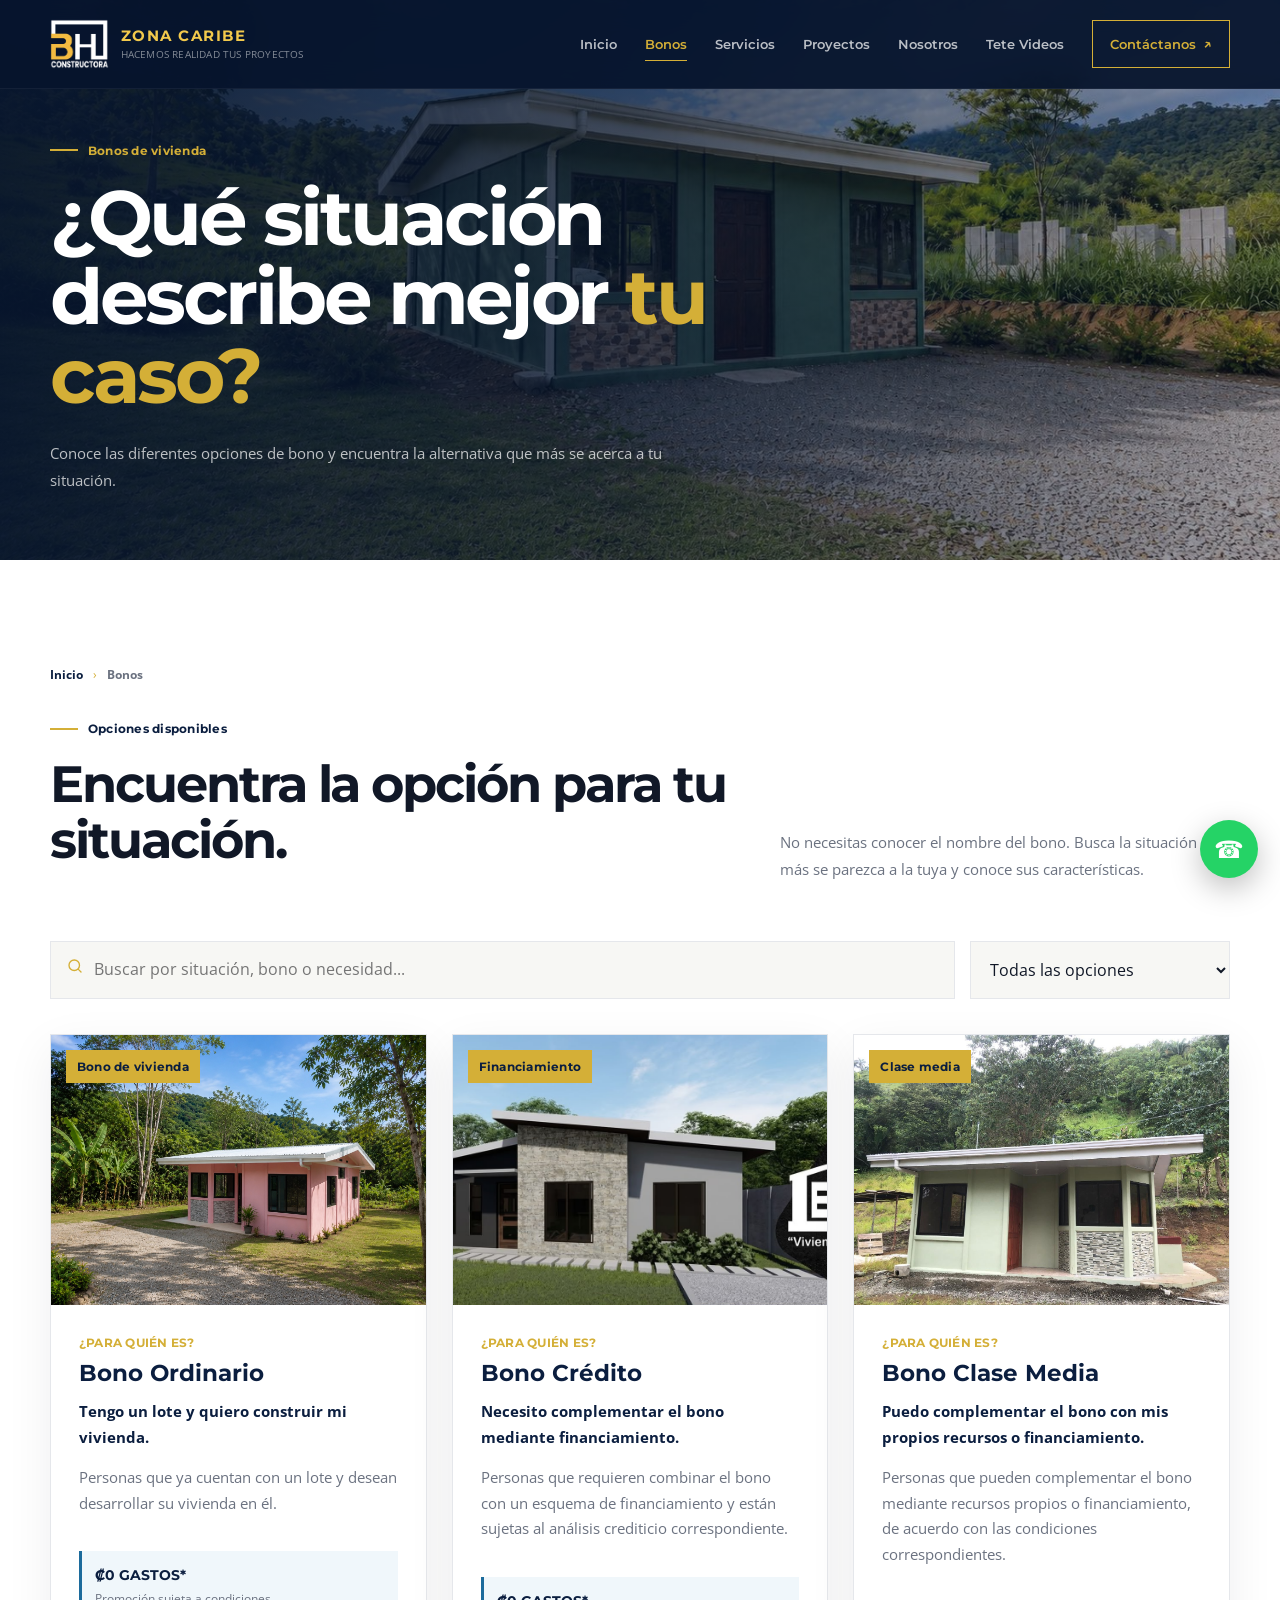
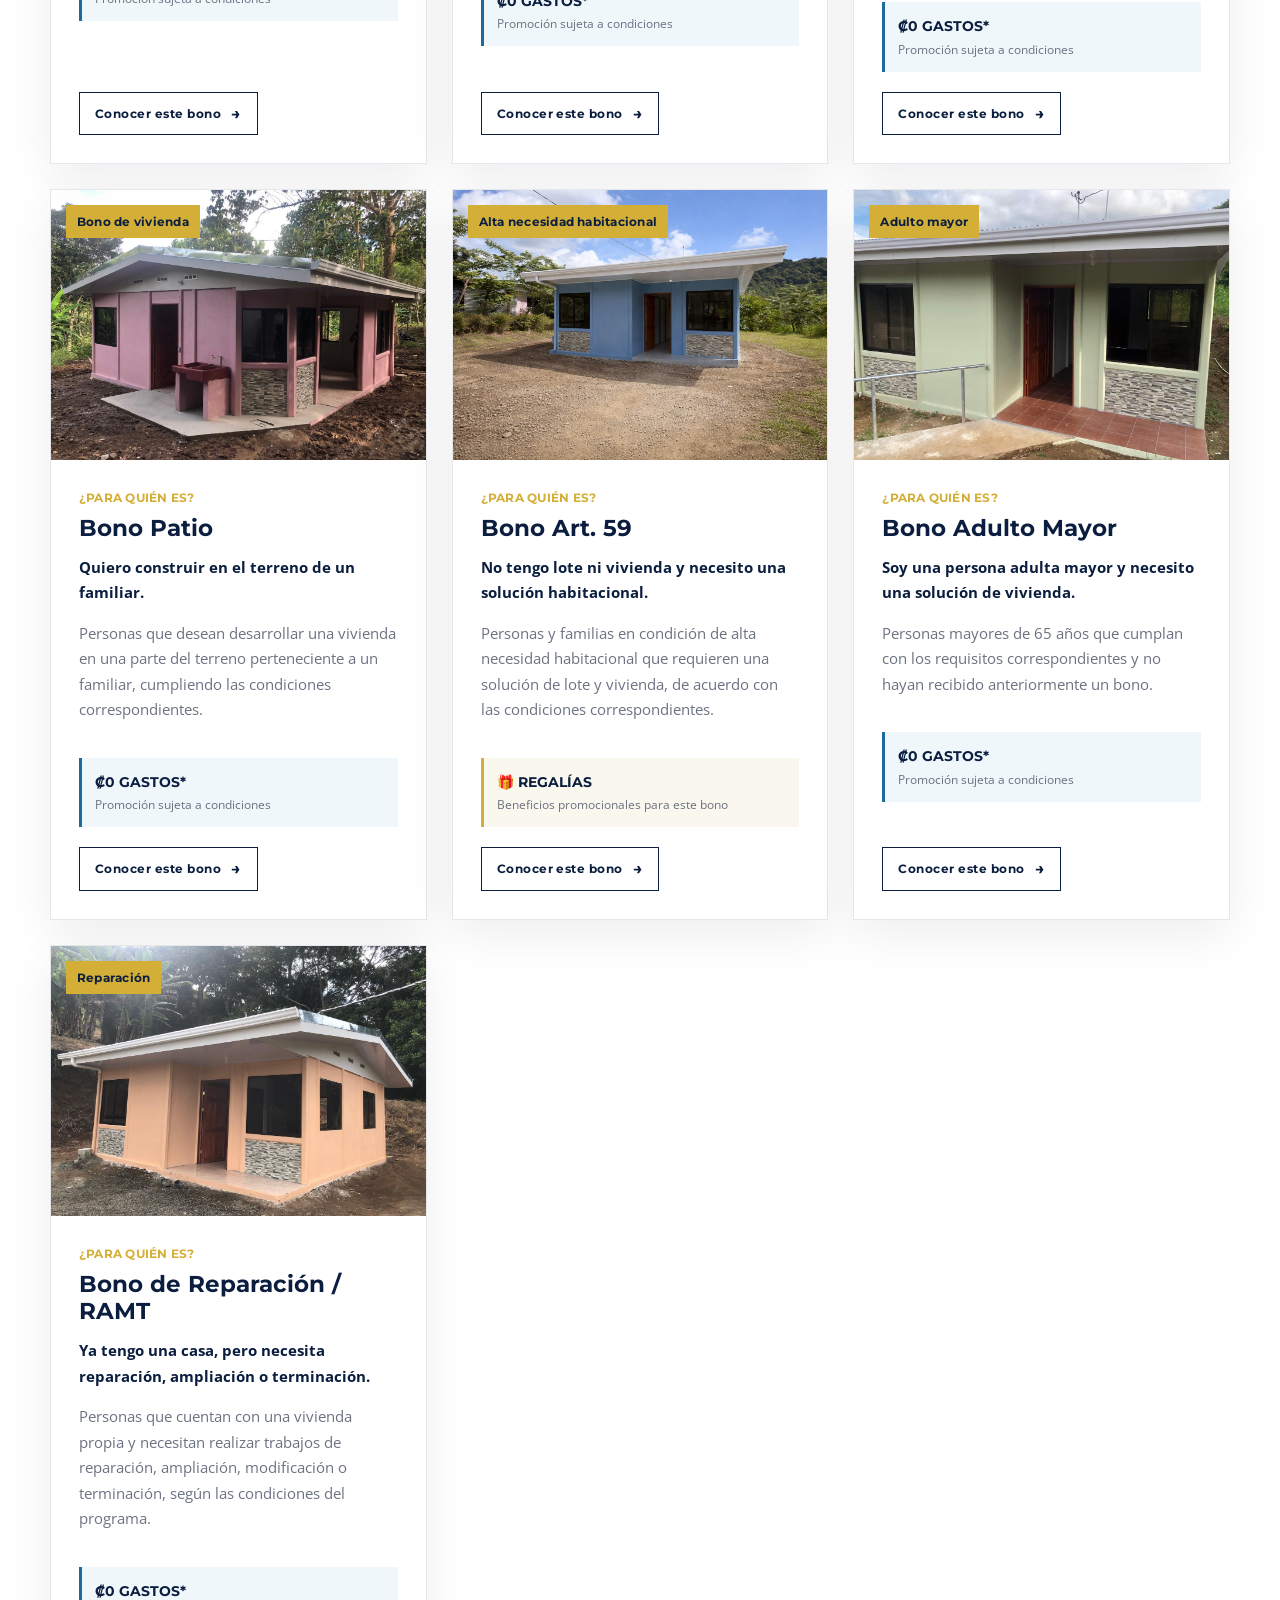
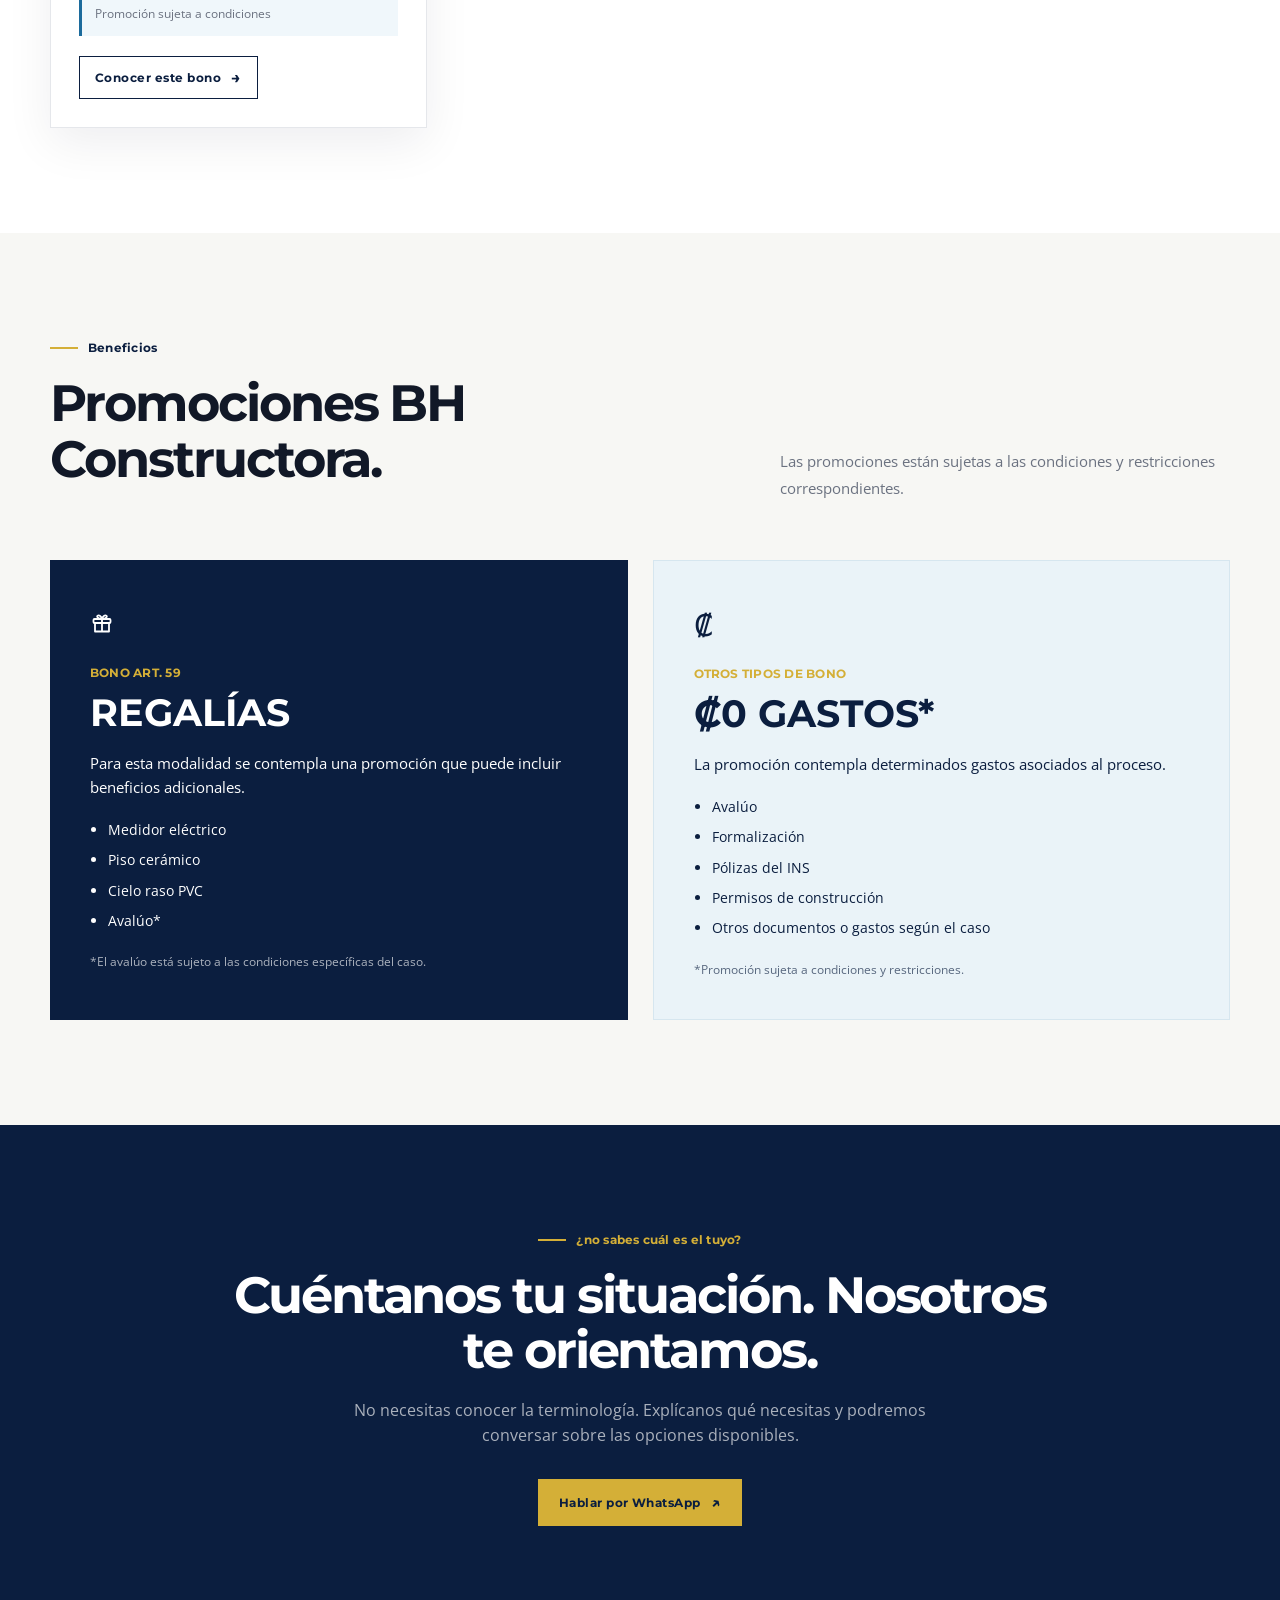
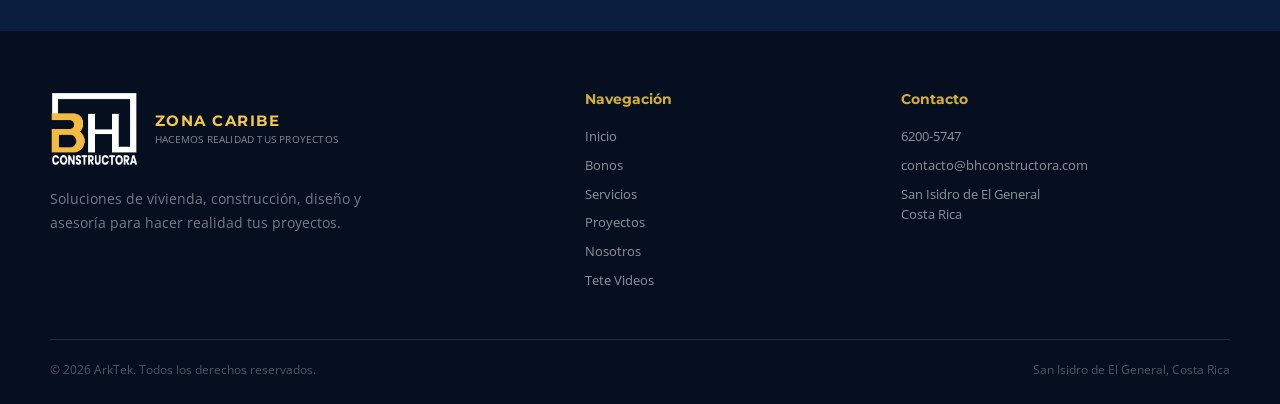
<file: bonos.html>
<!DOCTYPE html>
<html lang="es">

<head>

  <meta charset="UTF-8">

  <meta
    name="viewport"
    content="width=device-width, initial-scale=1.0"
  >

  <meta
    name="description"
    content="Conoce las opciones de bonos de vivienda de BH Constructora."
  >

  <title>
    Bonos de vivienda | BH Constructora
  </title>

  <link rel="icon" type="image/png" href="img/logo/favicon.png">

  <link rel="apple-touch-icon" href="img/logo/apple-touch-icon.png">

  <meta name="theme-color" content="#0b1e3f">

  <link
    rel="preconnect"
    href="https://fonts.googleapis.com"
  >

  <link
    rel="preconnect"
    href="https://fonts.gstatic.com"
    crossorigin
  >

  <link
    href="https://fonts.googleapis.com/css2?family=Montserrat:wght@500;600;700;800&family=Open+Sans:wght@400;500;600;700&display=swap"
    rel="stylesheet"
  >

  <link
    rel="stylesheet"
    href="css/styles.css?v=20261111"
  >

</head>


<body>


<header class="site-header">

  <div class="container nav-wrap">

    <a class="brand" href="index.html" aria-label="BH Constructora – Ir al inicio">

      <img
        class="brand-logo"
        src="img/logo/bh-logo-blanco.png"
        alt="BH Constructora"
        width="281"
        height="240"
      >

      <span class="brand-text">
        <strong>ZONA CARIBE</strong>
        <small>HACEMOS REALIDAD TUS PROYECTOS</small>
      </span>

    </a>


    <button
      class="menu-toggle"
      type="button"
      aria-label="Abrir menú"
      aria-expanded="false"
    >

      <span></span>
      <span></span>
      <span></span>

    </button>


    <nav class="main-nav">

      <a href="index.html">
        Inicio
      </a>

      <a
        href="bonos.html"
        class="active"
      >
        Bonos
      </a>

      <a href="servicios.html">
        Servicios
      </a>

      <a href="proyectos.html">
        Proyectos
      </a>

      <a href="nosotros.html">
        Nosotros
      </a>

      <a href="tete.html">

        Tete Videos

      </a>


      <a
        href="contacto.html"
        class="nav-cta"
      >
        Contáctanos
        <span>↗</span>
      </a>

    </nav>

  </div>

</header>


<main>


<!-- =====================================================
     HERO
     ===================================================== -->

<section class="page-hero">

  <div class="page-hero-image bonos-hero"></div>

  <div class="container page-hero-content">

    <p class="eyebrow">

      <span></span>

      Bonos de vivienda

    </p>


    <h1>

      ¿Qué situación describe mejor

      <em>
        tu caso?
      </em>

    </h1>


    <p>

      Conoce las diferentes opciones de bono
      y encuentra la alternativa que más se
      acerca a tu situación.

    </p>

  </div>

</section>


<!-- =====================================================
     CATÁLOGO
     ===================================================== -->

<section class="section bonos-section">

  <div class="container">


    <div class="breadcrumb">

      <a href="index.html">
        Inicio
      </a>

      <span>›</span>

      <strong>
        Bonos
      </strong>

    </div>


    <div class="section-heading">

      <div>

        <p class="eyebrow dark">

          <span></span>

          Opciones disponibles

        </p>

        <h2>

          Encuentra la opción

          <em>
            para tu situación.
          </em>

        </h2>

      </div>


      <p>

        No necesitas conocer el nombre del bono.
        Busca la situación que más se parezca
        a la tuya y conoce sus características.

      </p>

    </div>


    <!-- FILTROS -->

    <div class="filters">

      <div class="filter-search">

        <span>
          <svg width="18" height="18" viewBox="0 0 24 24" fill="none" stroke="currentColor" stroke-width="1.8" stroke-linecap="round" stroke-linejoin="round" aria-hidden="true" focusable="false"><circle cx="11" cy="11" r="7"/><path d="m20 20-3.5-3.5"/></svg>
        </span>

        <input
          id="bono-search"
          type="search"
          placeholder="Buscar por situación, bono o necesidad..."
          aria-label="Buscar bonos"
        >

      </div>


      <select
        id="bono-category"
        aria-label="Filtrar por categoría"
      >

        <option value="todos">
          Todas las opciones
        </option>

        <option value="Bono de vivienda">
          Bono de vivienda
        </option>

        <option value="Financiamiento">
          Financiamiento
        </option>

        <option value="Clase media">
          Clase media
        </option>

        <option value="Alta necesidad habitacional">
          Alta necesidad habitacional
        </option>

        <option value="Adulto mayor">
          Adulto mayor
        </option>

        <option value="Reparación">
          Reparación / RAMT
        </option>

      </select>

    </div>


    <!-- TARJETAS -->

    <div
      id="bonos-container"
      class="bonos-grid"
    >
    </div>


    <div
      id="bonos-empty"
      class="empty-state"
    >

      <div class="empty-icon">
        ?
      </div>

      <h3>
        No encontramos una opción
      </h3>

      <p>
        Intenta con otro término de búsqueda
        o consulta directamente con BH Constructora.
      </p>

      <a
        href="contacto.html"
        class="btn btn-gold"
      >
        Solicitar orientación
        <span>→</span>
      </a>

    </div>

  </div>

</section>


<!-- =====================================================
     PROMOCIONES
     ===================================================== -->

<section class="section promotions-section">

  <div class="container">

    <div class="section-heading">

      <div>

        <p class="eyebrow dark">

          <span></span>

          Beneficios

        </p>

        <h2>

          Promociones

          <em>
            BH Constructora.
          </em>

        </h2>

      </div>

      <p>
        Las promociones están sujetas a las
        condiciones y restricciones correspondientes.
      </p>

    </div>


    <div class="promotion-grid">


      <article class="promotion-card promotion-gold reveal">

        <span class="promotion-icon">
          <svg width="24" height="24" viewBox="0 0 24 24" fill="none" stroke="currentColor" stroke-width="1.8" stroke-linecap="round" stroke-linejoin="round" aria-hidden="true" focusable="false"><rect x="3.5" y="8" width="17" height="4" rx="1"/><path d="M5 12v8.5h14V12M12 8v12.5"/><path d="M12 8S10.5 3.5 8 4.5 9 8 12 8zM12 8s1.5-4.5 4-3.5S15 8 12 8z"/></svg>
        </span>

        <span class="promotion-label">
          BONO ART. 59
        </span>

        <h3>
          REGALÍAS
        </h3>

        <p>
          Para esta modalidad se contempla una
          promoción que puede incluir beneficios
          adicionales.
        </p>

        <ul>

          <li>
            Medidor eléctrico
          </li>

          <li>
            Piso cerámico
          </li>

          <li>
            Cielo raso PVC
          </li>

          <li>
            Avalúo*
          </li>

        </ul>

        <small>
          *El avalúo está sujeto a las condiciones
          específicas del caso.
        </small>

      </article>


      <article class="promotion-card promotion-blue reveal">

        <span class="promotion-icon">
          ₡
        </span>

        <span class="promotion-label">
          OTROS TIPOS DE BONO
        </span>

        <h3>
          ₡0 GASTOS*
        </h3>

        <p>
          La promoción contempla determinados
          gastos asociados al proceso.
        </p>

        <ul>

          <li>
            Avalúo
          </li>

          <li>
            Formalización
          </li>

          <li>
            Pólizas del INS
          </li>

          <li>
            Permisos de construcción
          </li>

          <li>
            Otros documentos o gastos según el caso
          </li>

        </ul>

        <small>
          *Promoción sujeta a condiciones y restricciones.
        </small>

      </article>

    </div>

  </div>

</section>


<!-- =====================================================
     CTA
     ===================================================== -->

<section class="section section-dark">

  <div
    class="container cta-centered"
  >

    <p class="eyebrow">

      <span></span>

      ¿no sabes cuál es el tuyo?

    </p>


    <h2>

      Cuéntanos tu situación.

      <em>
        Nosotros te orientamos.
      </em>

    </h2>


    <p>
      No necesitas conocer la terminología.
      Explícanos qué necesitas y podremos conversar
      sobre las opciones disponibles.
    </p>


    <a
      href="https://wa.me/+50662005747?text=Hola%20BH%20Constructora.%20No%20sé%20qué%20tipo%20de%20bono%20me%20corresponde%20y%20deseo%20orientación."
      target="_blank"
      rel="noopener noreferrer"
      class="btn btn-gold"
    >
      Hablar por WhatsApp
      <span>↗</span>
    </a>

  </div>

</section>

</main>


<!-- WHATSAPP -->

<a
  class="whatsapp-float"
  href="https://wa.me/+50662005747?text=Hola%20BH%20Constructora.%20Deseo%20información%20sobre%20los%20bonos%20de%20vivienda."
  target="_blank"
  rel="noopener noreferrer"
  aria-label="Contactar por WhatsApp"
>
  ☎
</a>


<!-- FOOTER -->

<footer class="footer">

  <div class="container footer-top">

    <div>

      <a class="brand" href="index.html" aria-label="BH Constructora – Ir al inicio">

      <img
        class="brand-logo"
        src="img/logo/bh-logo-blanco.png"
        alt="BH Constructora"
        width="281"
        height="240"
      >

      <span class="brand-text">
        <strong>ZONA CARIBE</strong>
        <small>HACEMOS REALIDAD TUS PROYECTOS</small>
      </span>

    </a>

      <p class="footer-brand-description">
        Soluciones de vivienda, construcción,
        diseño y asesoría para hacer realidad
        tus proyectos.
      </p>

    </div>


    <div class="footer-column">

      <h3>
        Navegación
      </h3>

      <a href="index.html">
        Inicio
      </a>

      <a href="bonos.html">
        Bonos
      </a>

      <a href="servicios.html">
        Servicios
      </a>

      <a href="proyectos.html">
        Proyectos
      </a>

      <a href="nosotros.html">
        Nosotros
      </a>

      <a href="tete.html">

        Tete Videos

      </a>

    </div>


    <div class="footer-column">

      <h3>
        Contacto
      </h3>

      <a href="tel:+50662005747">
        6200-5747
      </a>

      <a href="mailto:contacto@bhconstructora.com">
        contacto@bhconstructora.com
      </a>

      <p>
        San Isidro de El General
        <br>
        Costa Rica
      </p>

    </div>

  </div>


  <div class="container footer-bottom">

    <span>
      © <span data-year></span>
      ArkTek.
      Todos los derechos reservados.
    </span>

    <span>
      San Isidro de El General, Costa Rica
    </span>

  </div>

</footer>


<script src="js/script.js"></script>

<script src="js/bonos.js"></script>


</body>

</html>
</file>
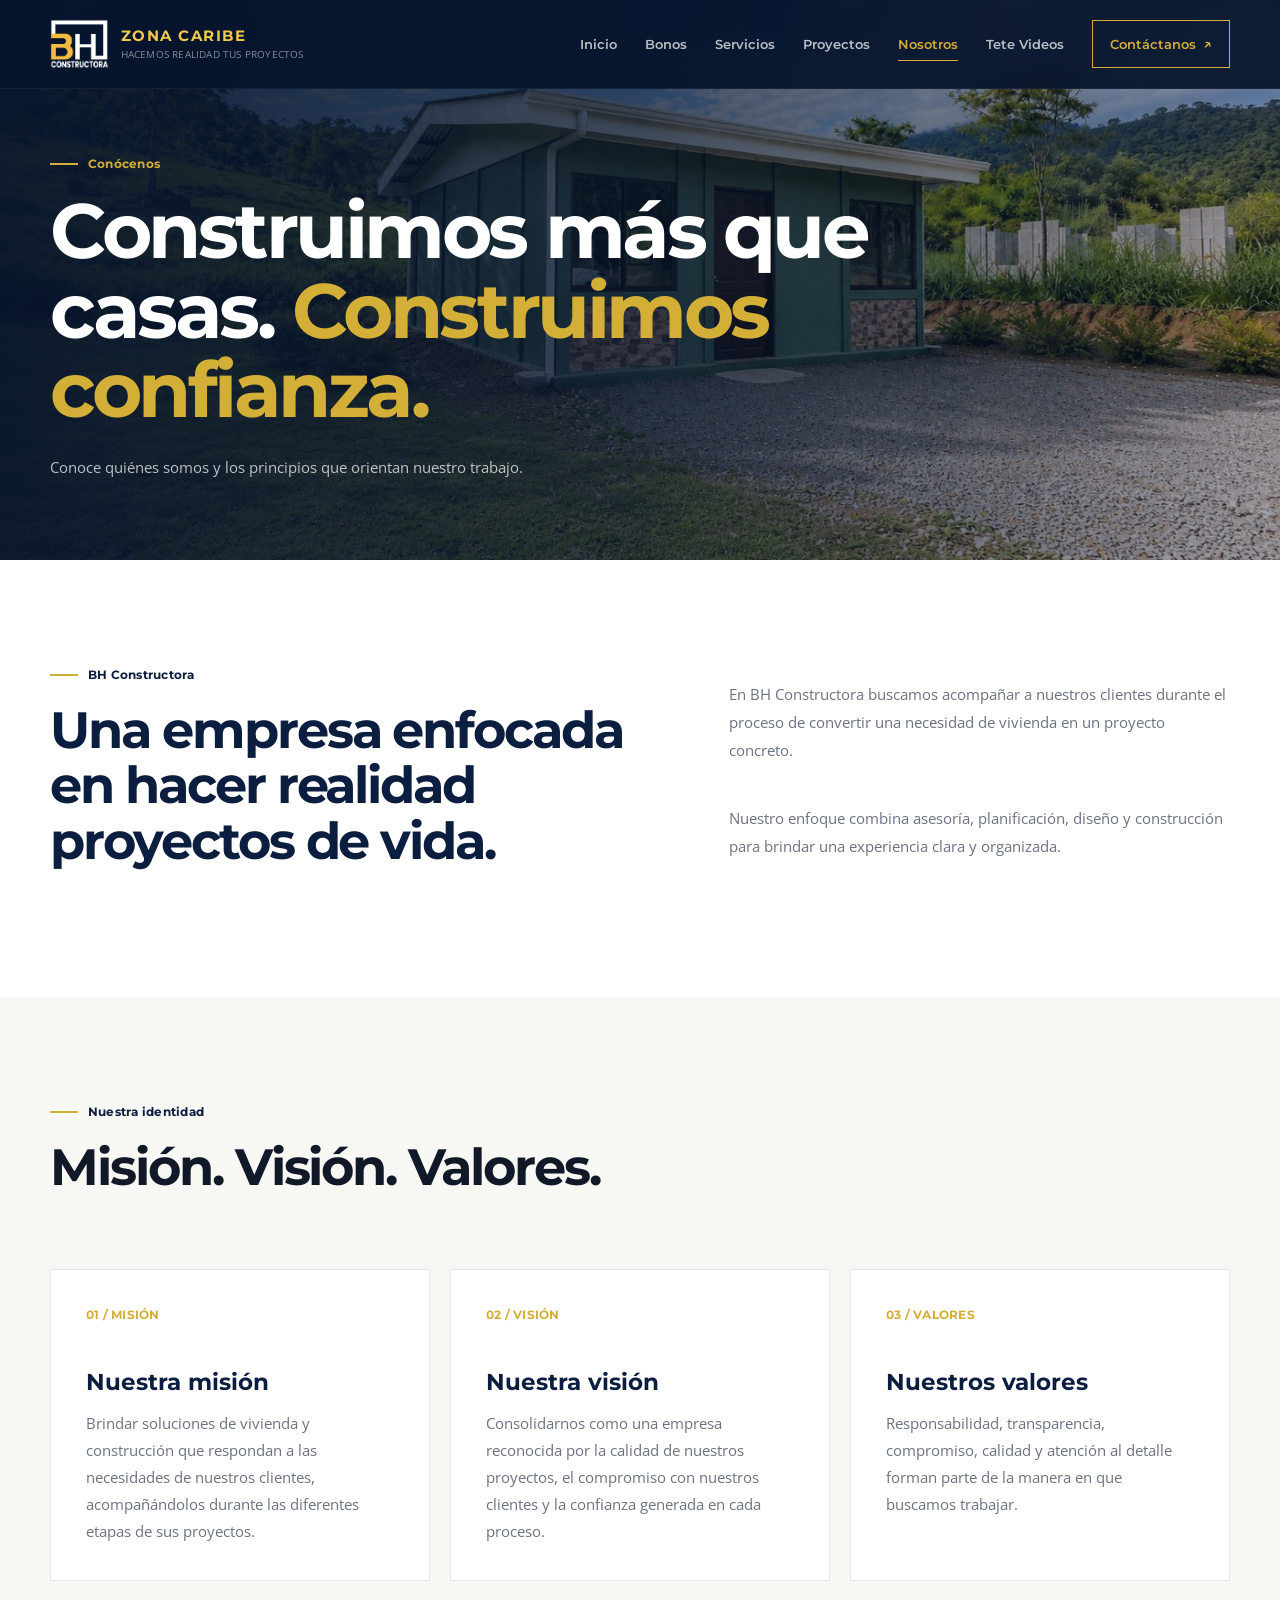
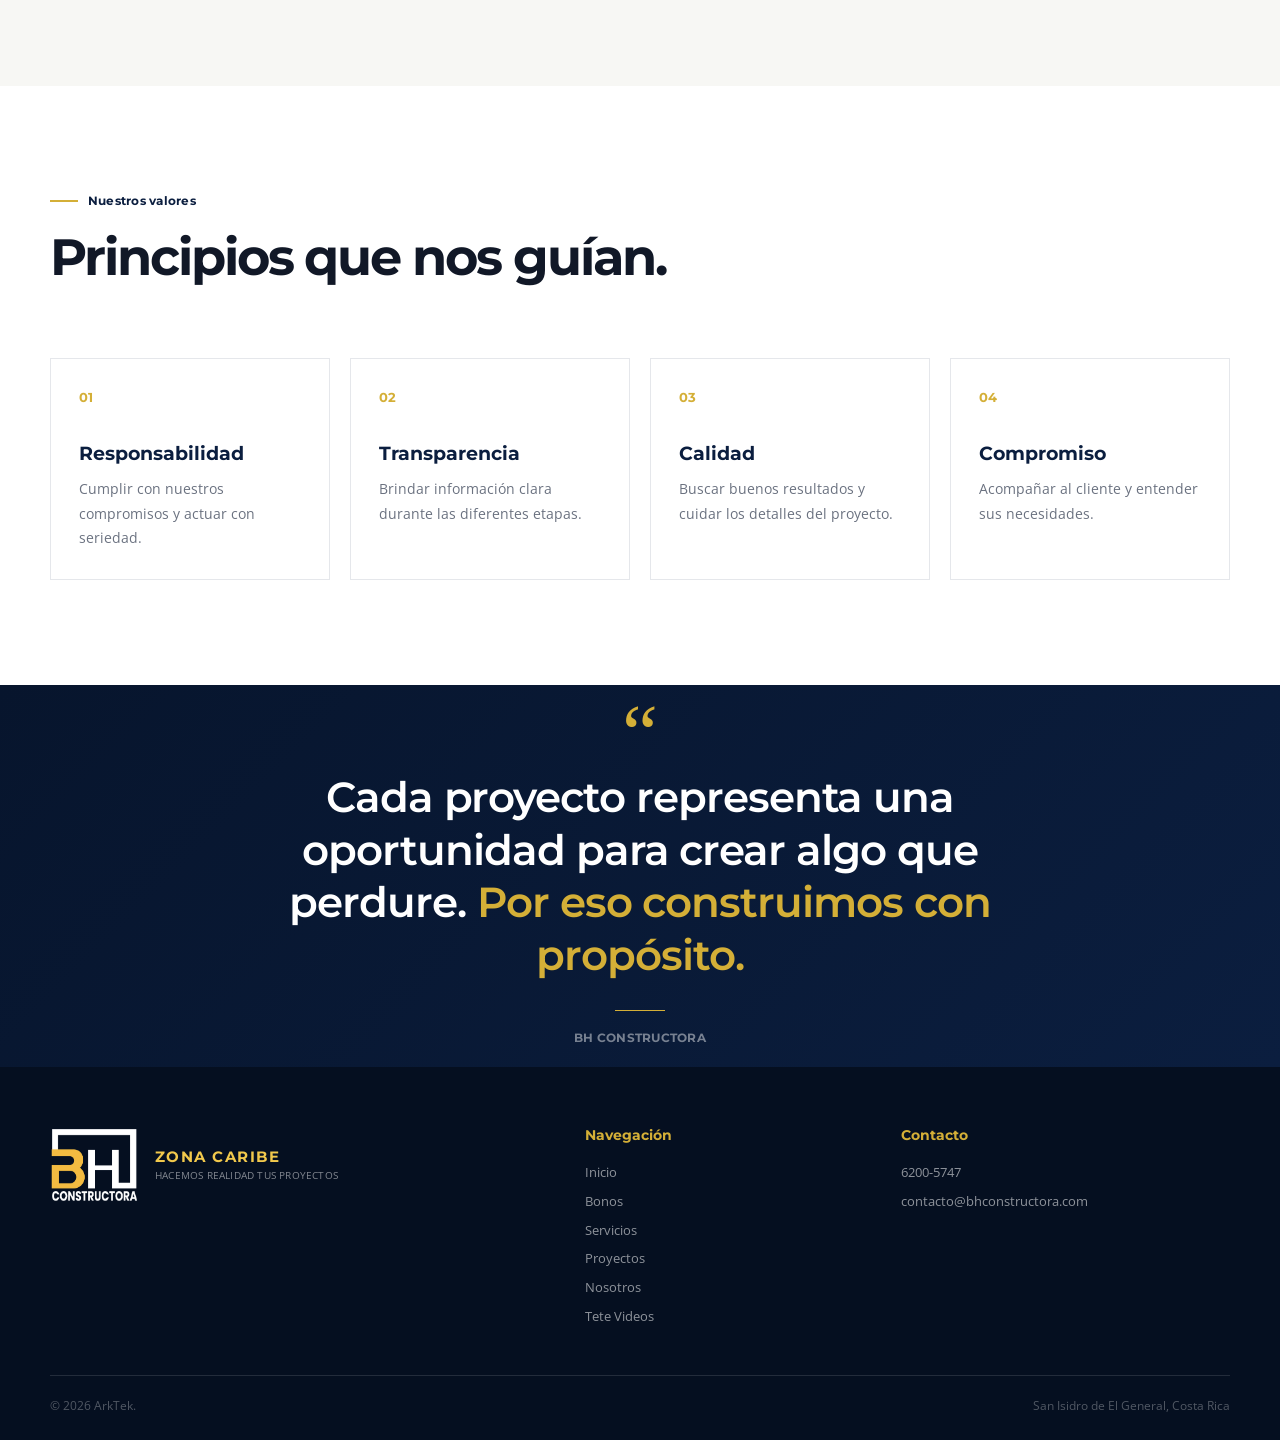
<file: nosotros.html>
<html lang="es">

<head>

  <meta charset="UTF-8">

  <meta
    name="viewport"
    content="width=device-width, initial-scale=1.0"
  >

  <meta
    name="description"
    content="Conoce BH Constructora, nuestra misión, visión y valores."
  >

  <title>Nosotros | BH Constructora</title>

  <link rel="icon" type="image/png" href="img/logo/favicon.png">

  <link rel="apple-touch-icon" href="img/logo/apple-touch-icon.png">

  <meta name="theme-color" content="#0b1e3f">

  <link
    href="https://fonts.googleapis.com/css2?family=Montserrat:wght@500;600;700;800&family=Open+Sans:wght@400;500;600;700&display=swap"
    rel="stylesheet"
  >

  <link
    rel="stylesheet"
    href="css/styles.css?v=20261111"
  >

</head>

<body>

<header class="site-header">

  <div class="container nav-wrap">

    <a class="brand" href="index.html" aria-label="BH Constructora – Ir al inicio">

      <img
        class="brand-logo"
        src="img/logo/bh-logo-blanco.png"
        alt="BH Constructora"
        width="281"
        height="240"
      >

      <span class="brand-text">
        <strong>ZONA CARIBE</strong>
        <small>HACEMOS REALIDAD TUS PROYECTOS</small>
      </span>

    </a>


    <button
      class="menu-toggle"
      aria-label="Abrir menú"
      aria-expanded="false"
      type="button"
    >

      <span></span>
      <span></span>
      <span></span>

    </button>


    <nav class="main-nav">

      <a href="index.html">Inicio</a>

      <a href="bonos.html">Bonos</a>

      <a href="servicios.html">Servicios</a>

      <a href="proyectos.html">Proyectos</a>

      <a
        href="nosotros.html"
        class="active"
      >
        Nosotros
      </a>

      <a href="tete.html">

        Tete Videos

      </a>


      <a
        href="contacto.html"
        class="nav-cta"
      >
        Contáctanos
        <span>↗</span>
      </a>

    </nav>

  </div>

</header>


<main>

<section class="page-hero">

  <div class="page-hero-image"></div>

  <div class="container page-hero-content">

    <p class="eyebrow">

      <span></span>

      Conócenos

    </p>

    <h1>
      Construimos más que casas.
      <em>Construimos confianza.</em>
    </h1>

    <p>
      Conoce quiénes somos y los principios
      que orientan nuestro trabajo.
    </p>

  </div>

</section>


<section class="section">

  <div class="container intro-grid">

    <div class="reveal">

      <p class="eyebrow dark">

        <span></span>

        BH Constructora

      </p>

      <h2>
        Una empresa enfocada
        en hacer realidad
        <em>proyectos de vida.</em>
      </h2>

    </div>


    <div class="intro-copy reveal">

      <p>
        En BH Constructora buscamos acompañar
        a nuestros clientes durante el proceso
        de convertir una necesidad de vivienda
        en un proyecto concreto.
      </p>

      <br>

      <p>
        Nuestro enfoque combina asesoría,
        planificación, diseño y construcción
        para brindar una experiencia clara
        y organizada.
      </p>

    </div>

  </div>

</section>


<section class="section bg-light">

  <div class="container">

    <div class="section-heading">

      <div>

        <p class="eyebrow dark">

          <span></span>

          Nuestra identidad

        </p>

        <h2>
          Misión.
          Visión.
          <em>Valores.</em>
        </h2>

      </div>

    </div>


    <div class="mvv-grid">

      <article class="mvv-card reveal">

        <div class="mvv-number">
          01 / MISIÓN
        </div>

        <h3>
          Nuestra misión
        </h3>

        <p>
          Brindar soluciones de vivienda y
          construcción que respondan a las
          necesidades de nuestros clientes,
          acompañándolos durante las diferentes
          etapas de sus proyectos.
        </p>

      </article>


      <article class="mvv-card reveal">

        <div class="mvv-number">
          02 / VISIÓN
        </div>

        <h3>
          Nuestra visión
        </h3>

        <p>
          Consolidarnos como una empresa
          reconocida por la calidad de nuestros
          proyectos, el compromiso con nuestros
          clientes y la confianza generada
          en cada proceso.
        </p>

      </article>


      <article class="mvv-card reveal">

        <div class="mvv-number">
          03 / VALORES
        </div>

        <h3>
          Nuestros valores
        </h3>

        <p>
          Responsabilidad, transparencia,
          compromiso, calidad y atención
          al detalle forman parte de la
          manera en que buscamos trabajar.
        </p>

      </article>

    </div>

  </div>

</section>


<section class="section">

  <div class="container">

    <div class="section-heading">

      <div>

        <p class="eyebrow dark">

          <span></span>

          Nuestros valores

        </p>

        <h2>
          Principios que
          <em>nos guían.</em>
        </h2>

      </div>

    </div>


    <div class="values-grid">

      <article class="value-card reveal">

        <span>01</span>

        <h3>
          Responsabilidad
        </h3>

        <p>
          Cumplir con nuestros compromisos
          y actuar con seriedad.
        </p>

      </article>


      <article class="value-card reveal">

        <span>02</span>

        <h3>
          Transparencia
        </h3>

        <p>
          Brindar información clara durante
          las diferentes etapas.
        </p>

      </article>


      <article class="value-card reveal">

        <span>03</span>

        <h3>
          Calidad
        </h3>

        <p>
          Buscar buenos resultados y cuidar
          los detalles del proyecto.
        </p>

      </article>


      <article class="value-card reveal">

        <span>04</span>

        <h3>
          Compromiso
        </h3>

        <p>
          Acompañar al cliente y entender
          sus necesidades.
        </p>

      </article>

    </div>

  </div>

</section>


<section class="quote section-dark">

  <div class="container quote-inner">

    <p class="quote-mark">
      “
    </p>

    <blockquote>
      Cada proyecto representa una oportunidad
      para crear algo que perdure.
      <em>Por eso construimos con propósito.</em>
    </blockquote>

    <div class="quote-line"></div>

    <span>
      BH CONSTRUCTORA
    </span>

  </div>

</section>

</main>


<footer class="footer">

  <div class="container footer-top">

    <div>

      <a class="brand" href="index.html" aria-label="BH Constructora – Ir al inicio">

      <img
        class="brand-logo"
        src="img/logo/bh-logo-blanco.png"
        alt="BH Constructora"
        width="281"
        height="240"
      >

      <span class="brand-text">
        <strong>ZONA CARIBE</strong>
        <small>HACEMOS REALIDAD TUS PROYECTOS</small>
      </span>

    </a>

    </div>


    <div class="footer-column">

      <h3>Navegación</h3>

      <a href="index.html">Inicio</a>
      <a href="bonos.html">Bonos</a>
      <a href="servicios.html">Servicios</a>
      <a href="proyectos.html">Proyectos</a>
      <a href="nosotros.html">Nosotros</a>
      <a href="tete.html">
        Tete Videos
      </a>

    </div>


    <div class="footer-column">

      <h3>Contacto</h3>

      <a href="tel:+50662005747">
        6200-5747
      </a>

      <a href="mailto:contacto@bhconstructora.com">
        contacto@bhconstructora.com
      </a>

    </div>

  </div>


  <div class="container footer-bottom">

    <span>
      © <span data-year>2026</span>
      ArkTek.
    </span>

    <span>
      San Isidro de El General, Costa Rica
    </span>

  </div>

</footer>


<script src="js/script.js"></script>

</body>

</html>
</file>
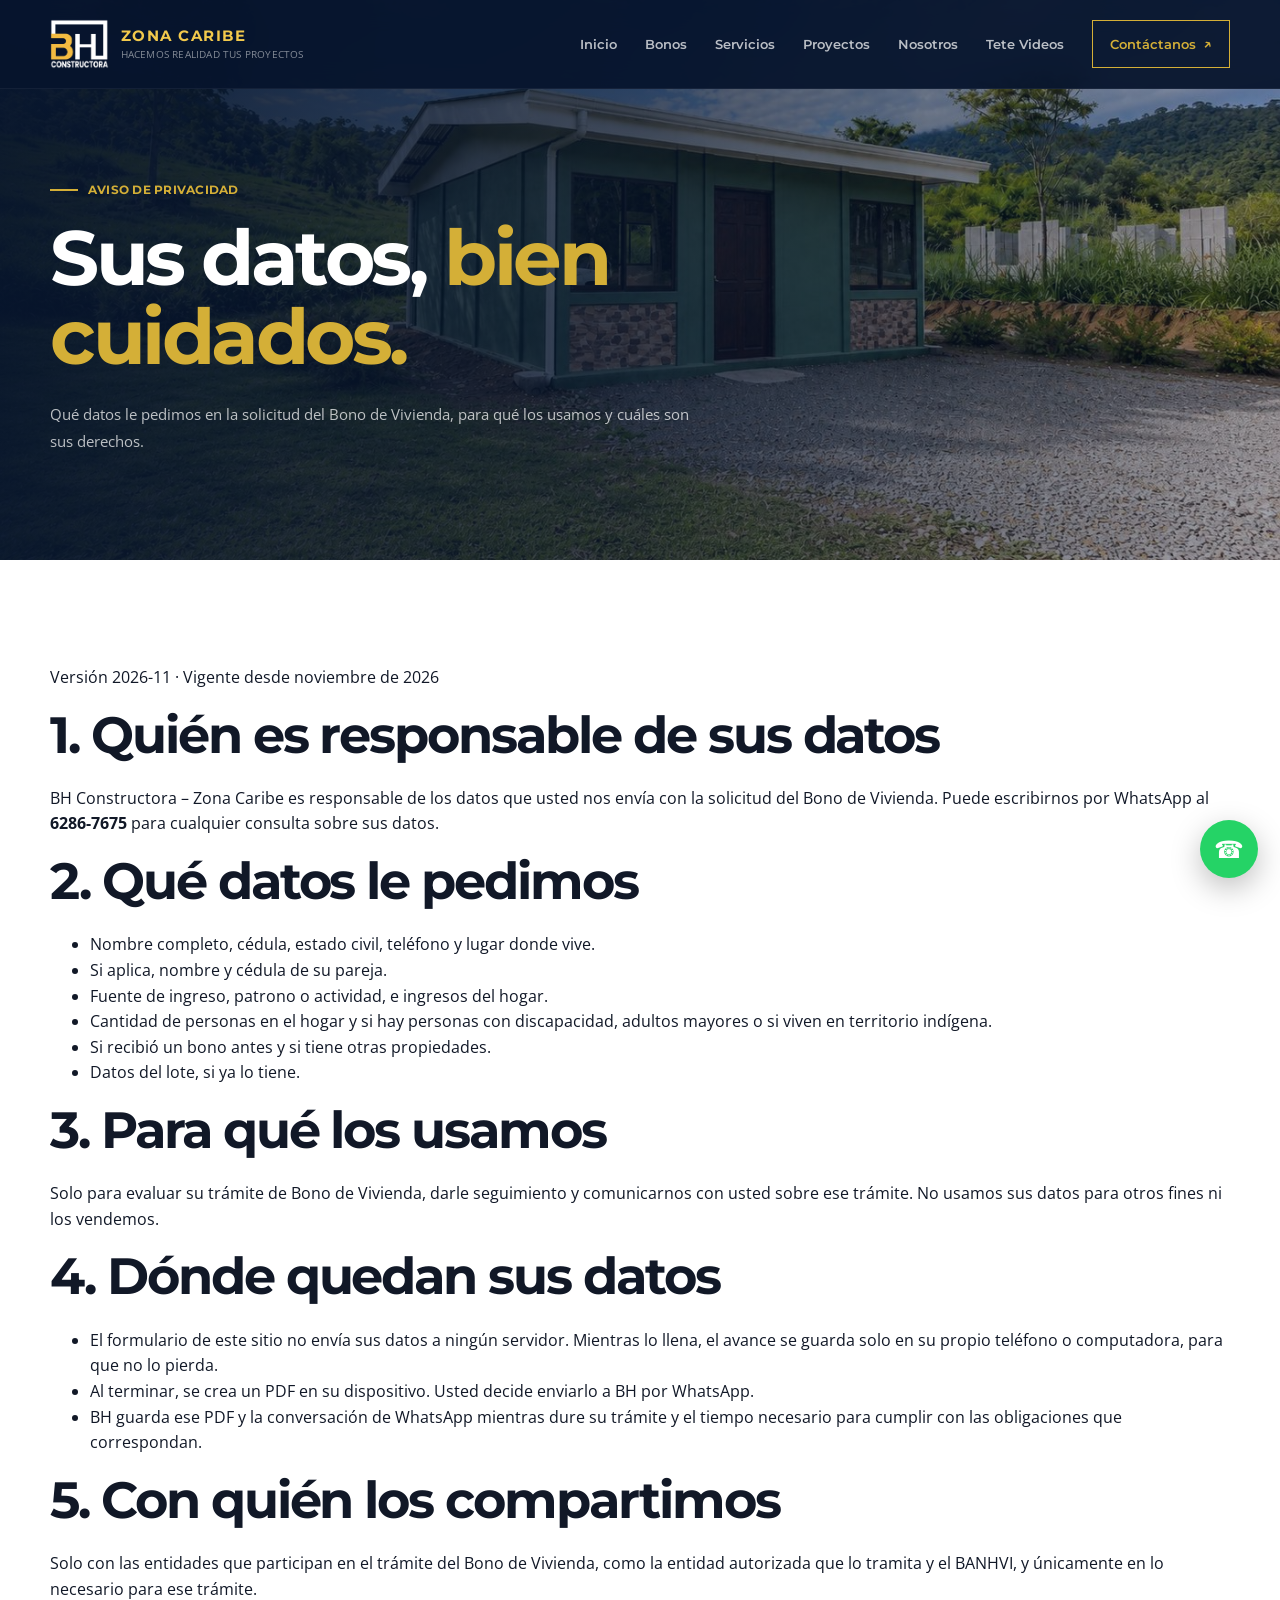
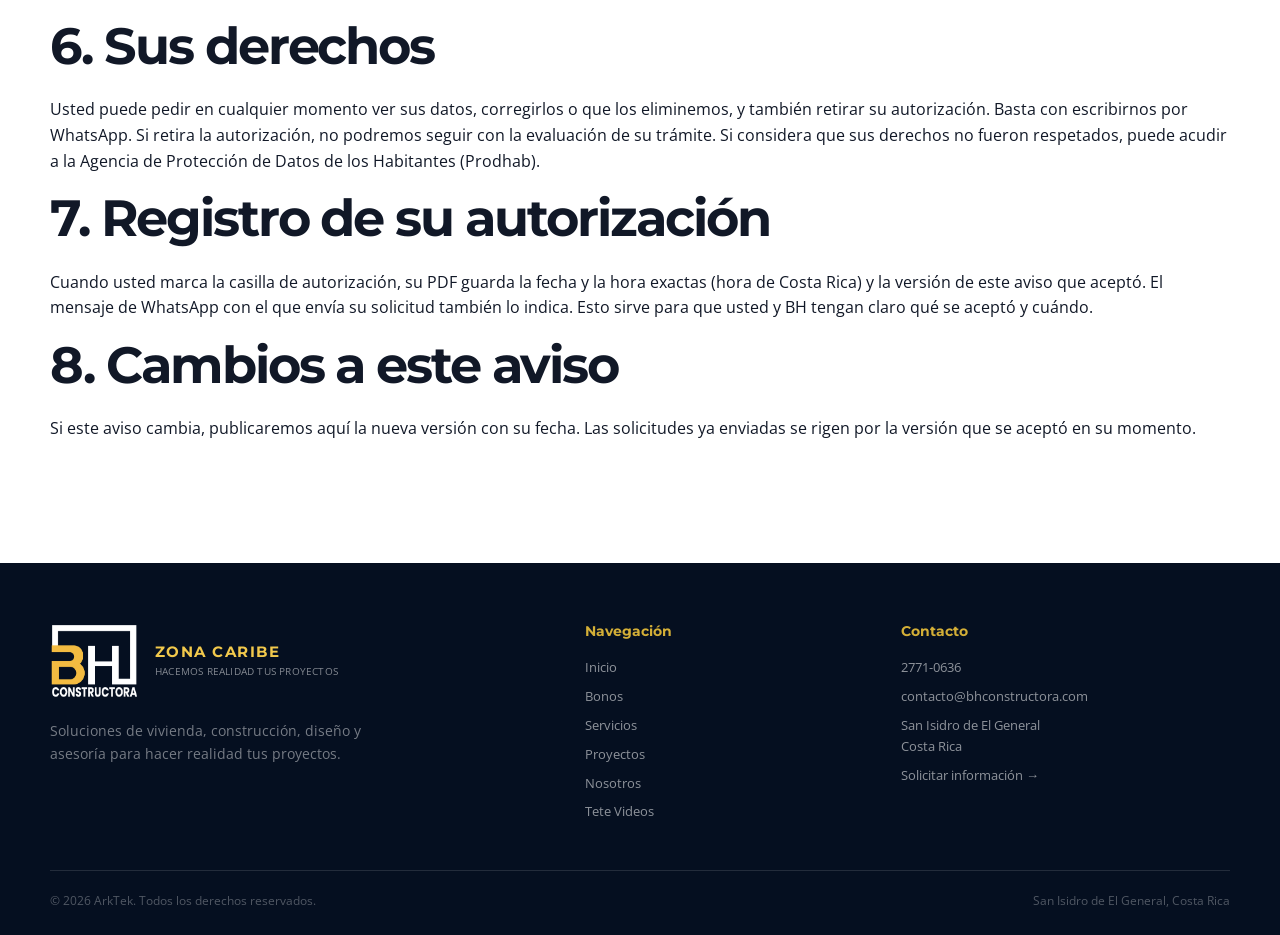
<file: privacidad.html>
<html lang="es">

<head>

  <meta charset="UTF-8">

  <meta
    name="viewport"
    content="width=device-width, initial-scale=1.0"
  >

  <meta
    name="description"
    content="Aviso de privacidad de BH Constructora: qué datos pedimos en la solicitud del Bono de Vivienda, para qué los usamos y cuáles son sus derechos."
  >

  <title>Aviso de privacidad | BH Constructora</title>

  <link rel="icon" type="image/png" href="img/logo/favicon.png">

  <link rel="apple-touch-icon" href="img/logo/apple-touch-icon.png">

  <meta name="theme-color" content="#0b1e3f">

  <link
    rel="preconnect"
    href="https://fonts.googleapis.com"
  >

  <link
    rel="preconnect"
    href="https://fonts.gstatic.com"
    crossorigin
  >

  <link
    href="https://fonts.googleapis.com/css2?family=Montserrat:wght@500;600;700;800&family=Open+Sans:wght@400;500;600;700&display=swap"
    rel="stylesheet"
  >

  <link
    rel="stylesheet"
    href="css/styles.css?v=20261111c"
  >

</head>

<body>

<header class="site-header">

  <div class="container nav-wrap">

    <a class="brand" href="index.html" aria-label="BH Constructora – Ir al inicio">

      <img
        class="brand-logo"
        src="img/logo/bh-logo-blanco.png"
        alt="BH Constructora"
        width="281"
        height="240"
      >

      <span class="brand-text">
        <strong>ZONA CARIBE</strong>
        <small>HACEMOS REALIDAD TUS PROYECTOS</small>
      </span>

    </a>


    <button
      class="menu-toggle"
      aria-label="Abrir menú"
      aria-expanded="false"
      type="button"
    >

      <span></span>
      <span></span>
      <span></span>

    </button>


    <nav class="main-nav">

      <a href="index.html">Inicio</a>

      <a href="bonos.html">Bonos</a>

      <a href="servicios.html">Servicios</a>

      <a href="proyectos.html">Proyectos</a>

      <a href="nosotros.html">Nosotros</a>

      <a href="tete.html">

        Tete Videos

      </a>


      <a
        href="contacto.html"
        class="nav-cta"
      >
        Contáctanos
        <span>↗</span>
      </a>

    </nav>

  </div>

</header>


<main>


<!-- =====================================================
     PAGE HERO
     ===================================================== -->

<section class="page-hero">

  <div class="page-hero-image"></div>

  <div class="container page-hero-content">

    <p class="eyebrow">

      <span></span>

      AVISO DE PRIVACIDAD

    </p>

    <h1>
      Sus datos,
      <em>bien cuidados.</em>
    </h1>

    <p>
      Qué datos le pedimos en la solicitud del Bono de Vivienda,
      para qué los usamos y cuáles son sus derechos.
    </p>

  </div>

</section>


<!-- =====================================================
     AVISO
     ===================================================== -->

<section class="section">

  <div class="container legal">

    <p class="legal-version">Versión 2026-11 · Vigente desde noviembre de 2026</p>

    <h2>1. Quién es responsable de sus datos</h2>
    <p>
      BH Constructora – Zona Caribe es responsable de los datos que usted nos envía
      con la solicitud del Bono de Vivienda. Puede escribirnos por WhatsApp al
      <strong>6286-7675</strong> para cualquier consulta sobre sus datos.
    </p>

    <h2>2. Qué datos le pedimos</h2>
    <ul>
      <li>Nombre completo, cédula, estado civil, teléfono y lugar donde vive.</li>
      <li>Si aplica, nombre y cédula de su pareja.</li>
      <li>Fuente de ingreso, patrono o actividad, e ingresos del hogar.</li>
      <li>Cantidad de personas en el hogar y si hay personas con discapacidad, adultos mayores o si viven en territorio indígena.</li>
      <li>Si recibió un bono antes y si tiene otras propiedades.</li>
      <li>Datos del lote, si ya lo tiene.</li>
    </ul>

    <h2>3. Para qué los usamos</h2>
    <p>
      Solo para evaluar su trámite de Bono de Vivienda, darle seguimiento y
      comunicarnos con usted sobre ese trámite. No usamos sus datos para otros fines
      ni los vendemos.
    </p>

    <h2>4. Dónde quedan sus datos</h2>
    <ul>
      <li>
        El formulario de este sitio no envía sus datos a ningún servidor. Mientras lo llena,
        el avance se guarda solo en su propio teléfono o computadora, para que no lo pierda.
      </li>
      <li>
        Al terminar, se crea un PDF en su dispositivo. Usted decide enviarlo a BH por WhatsApp.
      </li>
      <li>
        BH guarda ese PDF y la conversación de WhatsApp mientras dure su trámite y el tiempo
        necesario para cumplir con las obligaciones que correspondan.
      </li>
    </ul>

    <h2>5. Con quién los compartimos</h2>
    <p>
      Solo con las entidades que participan en el trámite del Bono de Vivienda, como la
      entidad autorizada que lo tramita y el BANHVI, y únicamente en lo necesario para
      ese trámite.
    </p>

    <h2>6. Sus derechos</h2>
    <p>
      Usted puede pedir en cualquier momento ver sus datos, corregirlos o que los
      eliminemos, y también retirar su autorización. Basta con escribirnos por WhatsApp.
      Si retira la autorización, no podremos seguir con la evaluación de su trámite.
      Si considera que sus derechos no fueron respetados, puede acudir a la Agencia de
      Protección de Datos de los Habitantes (Prodhab).
    </p>

    <h2>7. Registro de su autorización</h2>
    <p>
      Cuando usted marca la casilla de autorización, su PDF guarda la fecha y la hora
      exactas (hora de Costa Rica) y la versión de este aviso que aceptó. El mensaje de
      WhatsApp con el que envía su solicitud también lo indica. Esto sirve para que
      usted y BH tengan claro qué se aceptó y cuándo.
    </p>

    <h2>8. Cambios a este aviso</h2>
    <p>
      Si este aviso cambia, publicaremos aquí la nueva versión con su fecha. Las
      solicitudes ya enviadas se rigen por la versión que se aceptó en su momento.
    </p>

  </div>

</section>


</main>


<!-- =====================================================
     WHATSAPP
     ===================================================== -->

<a
  class="whatsapp-float"
  href="https://wa.me/+50662005747?text=Hola%20BH%20Constructora%2C%20deseo%20informaci%C3%B3n%20sobre%20sus%20servicios."
  target="_blank"
  rel="noopener noreferrer"
  aria-label="Contactar por WhatsApp"
>
  ☎
</a>


<!-- =====================================================
     FOOTER
     ===================================================== -->

<footer class="footer">

  <div class="container footer-top">

    <div>

      <a class="brand" href="index.html" aria-label="BH Constructora – Ir al inicio">

      <img
        class="brand-logo"
        src="img/logo/bh-logo-blanco.png"
        alt="BH Constructora"
        width="281"
        height="240"
      >

      <span class="brand-text">
        <strong>ZONA CARIBE</strong>
        <small>HACEMOS REALIDAD TUS PROYECTOS</small>
      </span>

    </a>

      <p class="footer-brand-description">
        Soluciones de vivienda, construcción,
        diseño y asesoría para hacer realidad
        tus proyectos.
      </p>

    </div>


    <div class="footer-column">

      <h3>
        Navegación
      </h3>

      <a href="index.html">
        Inicio
      </a>

      <a href="bonos.html">
        Bonos
      </a>

      <a href="servicios.html">
        Servicios
      </a>

      <a href="proyectos.html">
        Proyectos
      </a>

      <a href="nosotros.html">
        Nosotros
      </a>

      <a href="tete.html">

        Tete Videos

      </a>

    </div>


    <div class="footer-column">

      <h3>
        Contacto
      </h3>

      <a href="tel:+50627710636">
        2771-0636
      </a>

      <a href="mailto:contacto@bhconstructora.com">
        contacto@bhconstructora.com
      </a>

      <p>
        San Isidro de El General
        <br>
        Costa Rica
      </p>

      <a href="contacto.html">
        Solicitar información →
      </a>

    </div>

  </div>


  <div class="container footer-bottom">

    <span>
      © <span data-year>2026</span>
      ArkTek.
      Todos los derechos reservados.
    </span>

    <span>
      San Isidro de El General, Costa Rica
    </span>

  </div>

</footer>


<script src="js/script.js"></script>

</body>

</html>
</file>
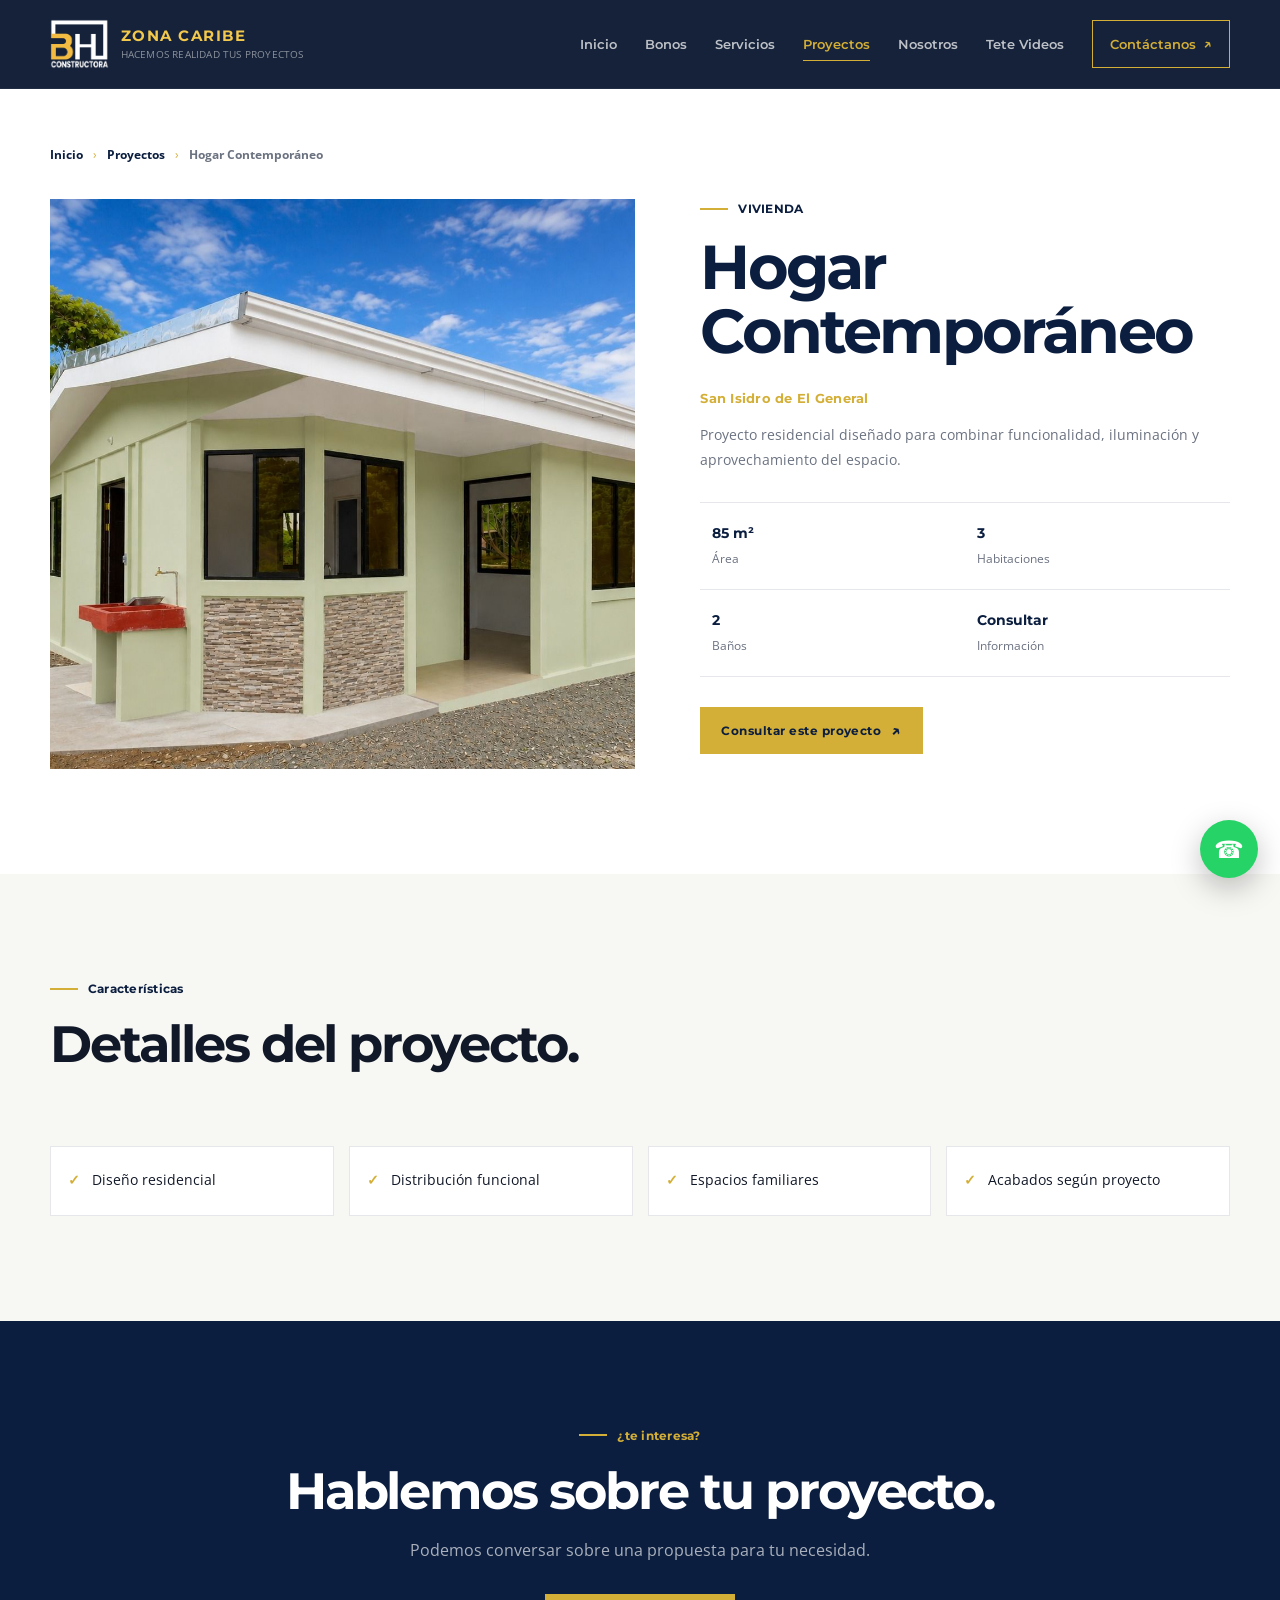
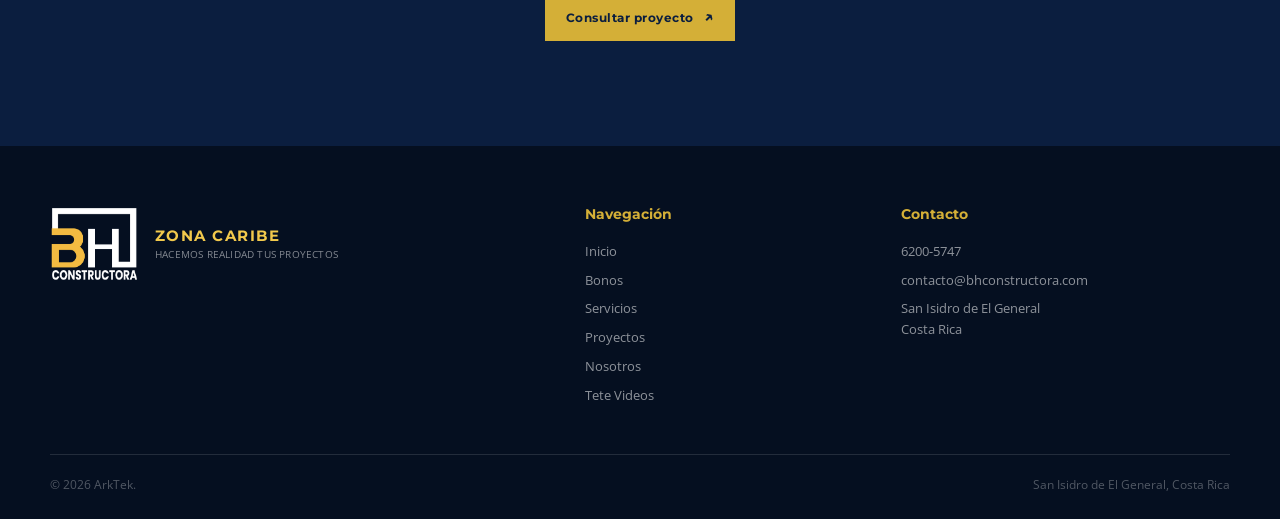
<file: proyecto.html>
<!DOCTYPE html>
<html lang="es">

<head>

  <meta charset="UTF-8">

  <meta
    name="viewport"
    content="width=device-width, initial-scale=1.0"
  >

  <title>
    Proyecto | BH Constructora
  </title>

  <link rel="icon" type="image/png" href="img/logo/favicon.png">

  <link rel="apple-touch-icon" href="img/logo/apple-touch-icon.png">

  <meta name="theme-color" content="#0b1e3f">

  <link
    href="https://fonts.googleapis.com/css2?family=Montserrat:wght@500;600;700;800&family=Open+Sans:wght@400;500;600;700&display=swap"
    rel="stylesheet"
  >

  <link
    rel="stylesheet"
    href="css/styles.css?v=20261111"
  >

</head>


<body>


<header class="site-header">

  <div class="container nav-wrap">

    <a class="brand" href="index.html" aria-label="BH Constructora – Ir al inicio">

      <img
        class="brand-logo"
        src="img/logo/bh-logo-blanco.png"
        alt="BH Constructora"
        width="281"
        height="240"
      >

      <span class="brand-text">
        <strong>ZONA CARIBE</strong>
        <small>HACEMOS REALIDAD TUS PROYECTOS</small>
      </span>

    </a>


    <button
      class="menu-toggle"
      type="button"
      aria-label="Abrir menú"
      aria-expanded="false"
    >

      <span></span>
      <span></span>
      <span></span>

    </button>


    <nav class="main-nav">

      <a href="index.html">
        Inicio
      </a>

      <a href="bonos.html">
        Bonos
      </a>

      <a href="servicios.html">
        Servicios
      </a>

      <a
        href="proyectos.html"
        class="active"
      >
        Proyectos
      </a>

      <a href="nosotros.html">
        Nosotros
      </a>

      <a href="tete.html">

        Tete Videos

      </a>


      <a
        href="contacto.html"
        class="nav-cta"
      >
        Contáctanos
        <span>↗</span>
      </a>

    </nav>

  </div>

</header>


<main>


<section class="section detail-page">

  <div class="container">


    <div class="breadcrumb">

      <a href="index.html">
        Inicio
      </a>

      <span>›</span>

      <a href="proyectos.html">
        Proyectos
      </a>

      <span>›</span>

      <strong id="project-breadcrumb">
        Detalle
      </strong>

    </div>


    <div
      id="project-detail"
      class="detail-grid"
    >
    </div>

  </div>

</section>


<section class="section bg-light">

  <div class="container">

    <div class="section-heading">

      <div>

        <p class="eyebrow dark">

          <span></span>

          Características

        </p>

        <h2>

          Detalles del

          <em>
            proyecto.
          </em>

        </h2>

      </div>

    </div>


    <div
      id="project-features"
      class="feature-grid"
    >
    </div>

  </div>

</section>


<section class="section section-dark">

  <div class="container cta-centered">

    <p class="eyebrow">

      <span></span>

      ¿te interesa?

    </p>

    <h2>

      Hablemos sobre

      <em>
        tu proyecto.
      </em>

    </h2>

    <p>
      Podemos conversar sobre una propuesta
      para tu necesidad.
    </p>

    <a
      href="https://wa.me/+50662005747"
      id="project-whatsapp"
      target="_blank"
      rel="noopener noreferrer"
      class="btn btn-gold"
    >
      Consultar proyecto
      <span>↗</span>
    </a>

  </div>

</section>

</main>


<a
  class="whatsapp-float"
  href="https://wa.me/+50662005747"
  target="_blank"
  rel="noopener noreferrer"
  aria-label="Contactar por WhatsApp"
>
  ☎
</a>


<footer class="footer">

  <div class="container footer-top">

    <div>

      <a class="brand" href="index.html" aria-label="BH Constructora – Ir al inicio">

      <img
        class="brand-logo"
        src="img/logo/bh-logo-blanco.png"
        alt="BH Constructora"
        width="281"
        height="240"
      >

      <span class="brand-text">
        <strong>ZONA CARIBE</strong>
        <small>HACEMOS REALIDAD TUS PROYECTOS</small>
      </span>

    </a>

    </div>


    <div class="footer-column">

      <h3>
        Navegación
      </h3>

      <a href="index.html">
        Inicio
      </a>

      <a href="bonos.html">
        Bonos
      </a>

      <a href="servicios.html">
        Servicios
      </a>

      <a href="proyectos.html">
        Proyectos
      </a>

      <a href="nosotros.html">
        Nosotros
      </a>

      <a href="tete.html">

        Tete Videos

      </a>

    </div>


    <div class="footer-column">

      <h3>
        Contacto
      </h3>

      <a href="tel:+50662005747">
        6200-5747
      </a>

      <a href="mailto:contacto@bhconstructora.com">
        contacto@bhconstructora.com
      </a>

      <p>
        San Isidro de El General
        <br>
        Costa Rica
      </p>

    </div>

  </div>


  <div class="container footer-bottom">

    <span>
      © <span data-year></span>
      ArkTek.
    </span>

    <span>
      San Isidro de El General, Costa Rica
    </span>

  </div>

</footer>


<script src="js/script.js"></script>

<script src="js/proyectos.js"></script>

</body>

</html>
</file>
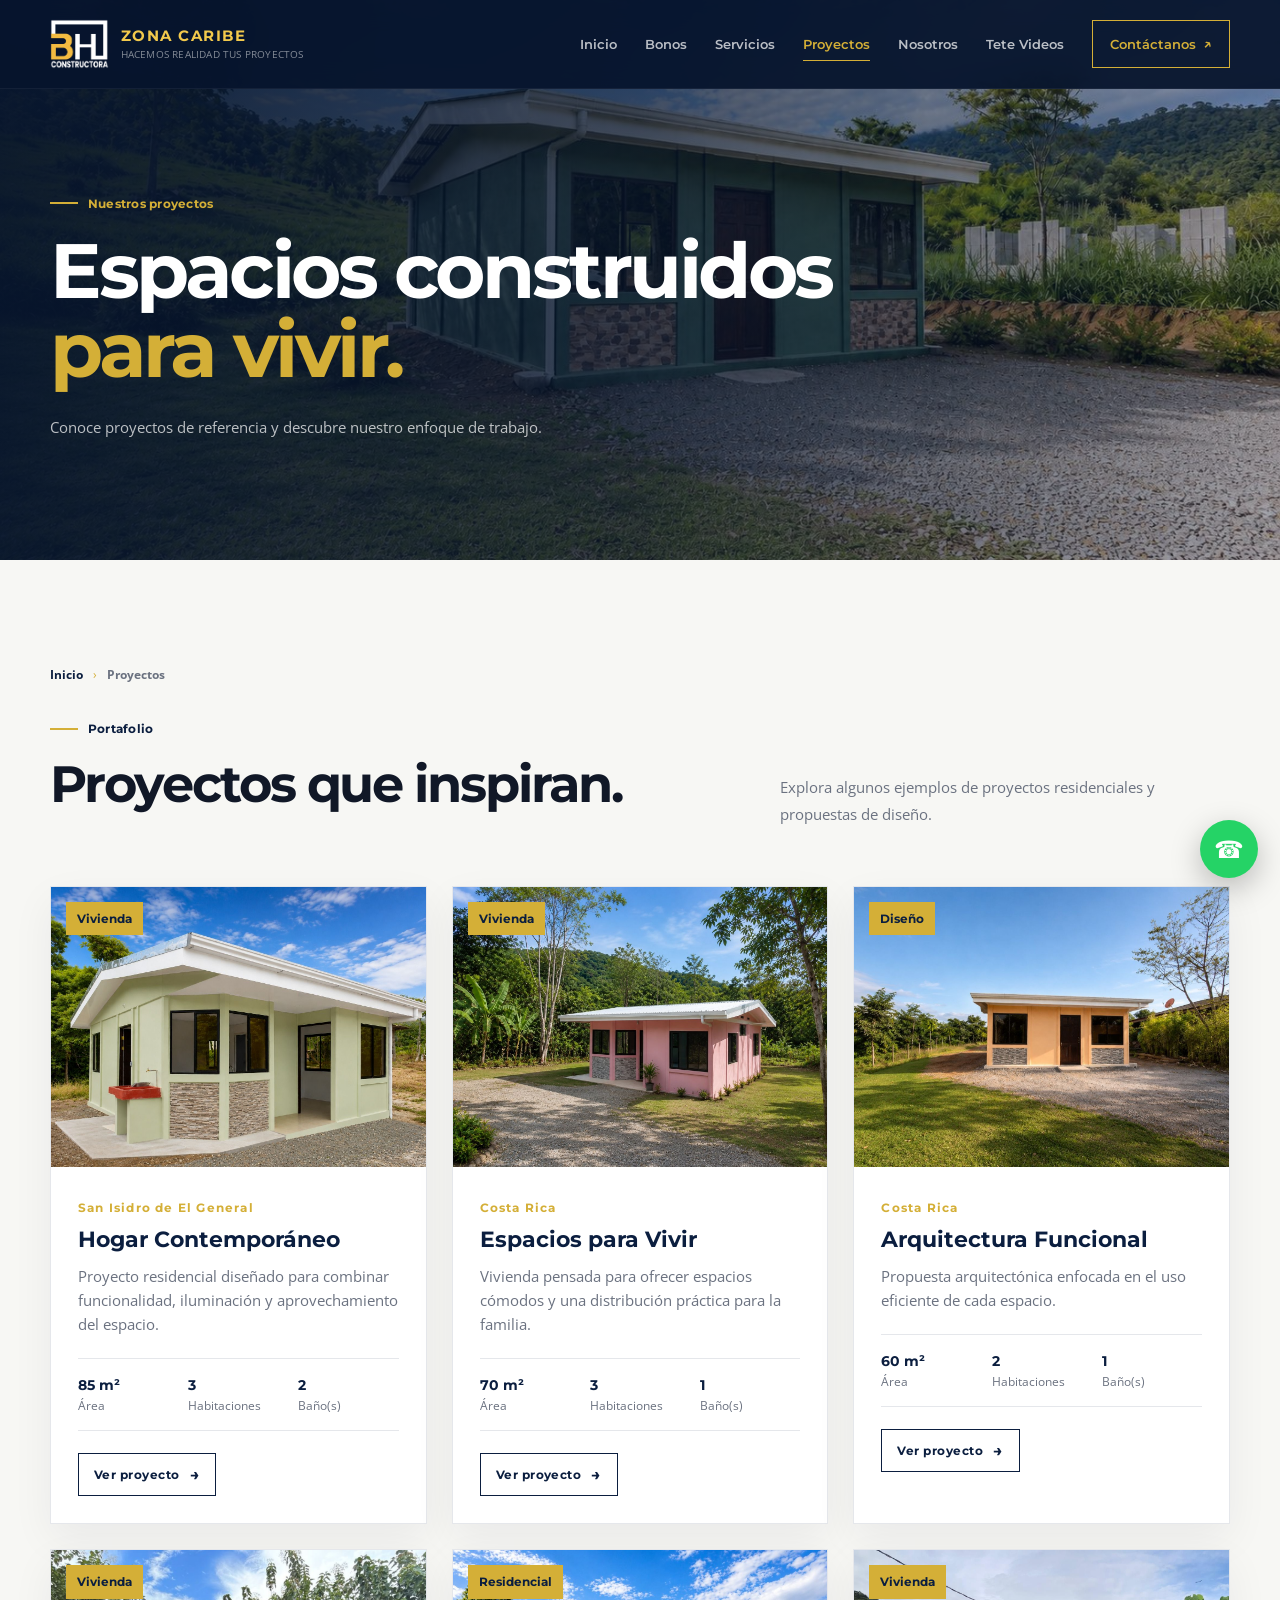
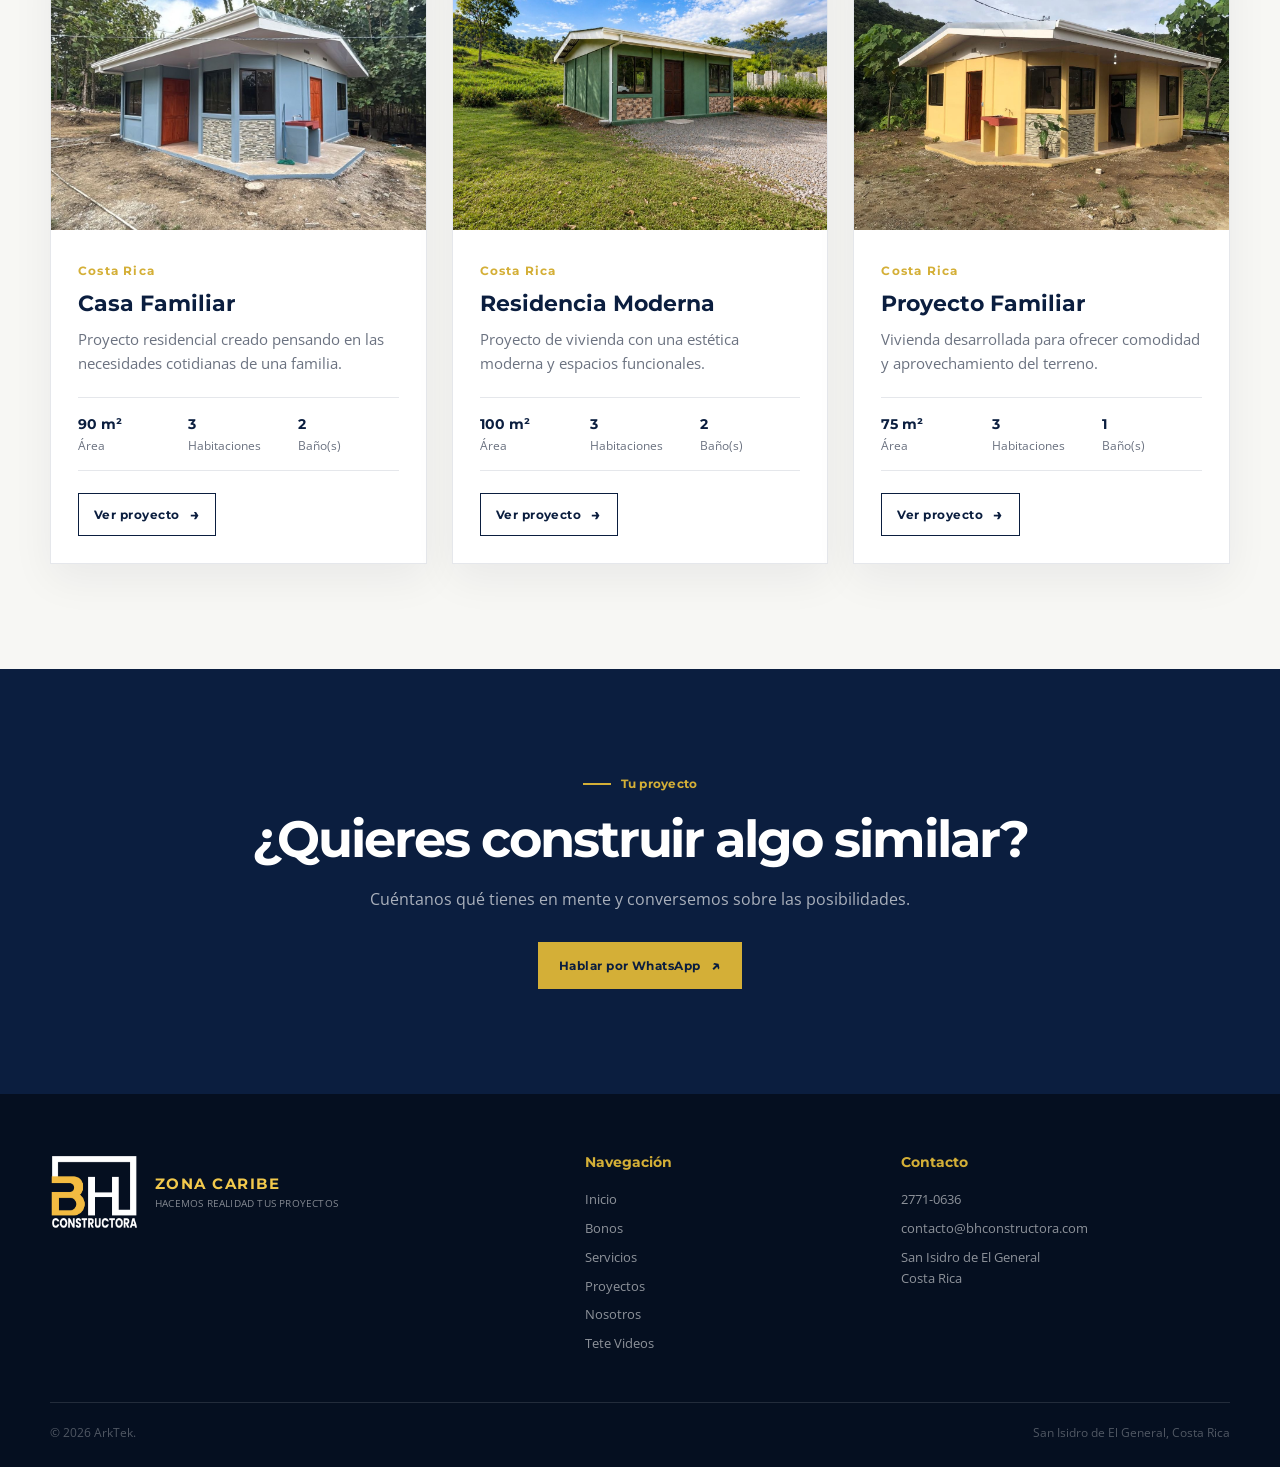
<file: proyectos.html>
<!DOCTYPE html>
<html lang="es">

<head>

  <meta charset="UTF-8">

  <meta
    name="viewport"
    content="width=device-width, initial-scale=1.0"
  >

  <meta
    name="description"
    content="Conoce proyectos de vivienda y construcción de BH Constructora."
  >

  <title>
    Proyectos | BH Constructora
  </title>

  <link rel="icon" type="image/png" href="img/logo/favicon.png">

  <link rel="apple-touch-icon" href="img/logo/apple-touch-icon.png">

  <meta name="theme-color" content="#0b1e3f">

  <link
    href="https://fonts.googleapis.com/css2?family=Montserrat:wght@500;600;700;800&family=Open+Sans:wght@400;500;600;700&display=swap"
    rel="stylesheet"
  >

  <link
    rel="stylesheet"
    href="css/styles.css?v=20261111"
  >

</head>


<body>


<header class="site-header">

  <div class="container nav-wrap">

    <a class="brand" href="index.html" aria-label="BH Constructora – Ir al inicio">

      <img
        class="brand-logo"
        src="img/logo/bh-logo-blanco.png"
        alt="BH Constructora"
        width="281"
        height="240"
      >

      <span class="brand-text">
        <strong>ZONA CARIBE</strong>
        <small>HACEMOS REALIDAD TUS PROYECTOS</small>
      </span>

    </a>


    <button
      class="menu-toggle"
      type="button"
      aria-label="Abrir menú"
      aria-expanded="false"
    >

      <span></span>
      <span></span>
      <span></span>

    </button>


    <nav class="main-nav">

      <a href="index.html">
        Inicio
      </a>

      <a href="bonos.html">
        Bonos
      </a>

      <a href="servicios.html">
        Servicios
      </a>

      <a
        href="proyectos.html"
        class="active"
      >
        Proyectos
      </a>

      <a href="nosotros.html">
        Nosotros
      </a>

      <a href="tete.html">

        Tete Videos

      </a>


      <a
        href="contacto.html"
        class="nav-cta"
      >
        Contáctanos
        <span>↗</span>
      </a>

    </nav>

  </div>

</header>


<main>


<section class="page-hero">

  <div class="page-hero-image proyectos-hero"></div>

  <div class="container page-hero-content">

    <p class="eyebrow">

      <span></span>

      Nuestros proyectos

    </p>

    <h1>

      Espacios construidos

      <em>
        para vivir.
      </em>

    </h1>

    <p>
      Conoce proyectos de referencia
      y descubre nuestro enfoque de trabajo.
    </p>

  </div>

</section>


<section class="section projects">

  <div class="container">


    <div class="breadcrumb">

      <a href="index.html">
        Inicio
      </a>

      <span>›</span>

      <strong>
        Proyectos
      </strong>

    </div>


    <div class="section-heading">

      <div>

        <p class="eyebrow dark">

          <span></span>

          Portafolio

        </p>

        <h2>

          Proyectos que

          <em>
            inspiran.
          </em>

        </h2>

      </div>

      <p>
        Explora algunos ejemplos de proyectos
        residenciales y propuestas de diseño.
      </p>

    </div>


    <div
      id="projects-container"
      class="projects-grid-full"
    >
    </div>

  </div>

</section>


<section class="section section-dark">

  <div class="container cta-centered">

    <p class="eyebrow">

      <span></span>

      Tu proyecto

    </p>

    <h2>

      ¿Quieres construir

      <em>
        algo similar?
      </em>

    </h2>

    <p>
      Cuéntanos qué tienes en mente
      y conversemos sobre las posibilidades.
    </p>

    <a
      href="https://wa.me/+50662005747?text=Hola%20BH%20Constructora.%20Deseo%20informaci%C3%B3n%20sobre%20un%20proyecto%20de%20construcci%C3%B3n."
      target="_blank"
      rel="noopener noreferrer"
      class="btn btn-gold"
    >
      Hablar por WhatsApp
      <span>↗</span>
    </a>

  </div>

</section>

</main>


<a
  class="whatsapp-float"
  href="https://wa.me/+50662005747?text=Hola%20BH%20Constructora.%20Deseo%20informaci%C3%B3n%20sobre%20sus%20proyectos."
  target="_blank"
  rel="noopener noreferrer"
  aria-label="Contactar por WhatsApp"
>
  ☎
</a>


<footer class="footer">

  <div class="container footer-top">

    <div>

      <a class="brand" href="index.html" aria-label="BH Constructora – Ir al inicio">

      <img
        class="brand-logo"
        src="img/logo/bh-logo-blanco.png"
        alt="BH Constructora"
        width="281"
        height="240"
      >

      <span class="brand-text">
        <strong>ZONA CARIBE</strong>
        <small>HACEMOS REALIDAD TUS PROYECTOS</small>
      </span>

    </a>

    </div>


    <div class="footer-column">

      <h3>
        Navegación
      </h3>

      <a href="index.html">
        Inicio
      </a>

      <a href="bonos.html">
        Bonos
      </a>

      <a href="servicios.html">
        Servicios
      </a>

      <a href="proyectos.html">
        Proyectos
      </a>

      <a href="nosotros.html">
        Nosotros
      </a>

      <a href="tete.html">

        Tete Videos

      </a>

    </div>


    <div class="footer-column">

      <h3>
        Contacto
      </h3>

      <a href="tel:+50662005747">
        2771-0636
      </a>

      <a href="mailto:contacto@bhconstructora.com">
        contacto@bhconstructora.com
      </a>

      <p>
        San Isidro de El General
        <br>
        Costa Rica
      </p>

    </div>

  </div>


  <div class="container footer-bottom">

    <span>
      © <span data-year></span>
      ArkTek.
    </span>

    <span>
      San Isidro de El General, Costa Rica
    </span>

  </div>

</footer>


<script src="js/script.js"></script>

<script src="js/proyectos.js"></script>

</body>

</html>
</file>
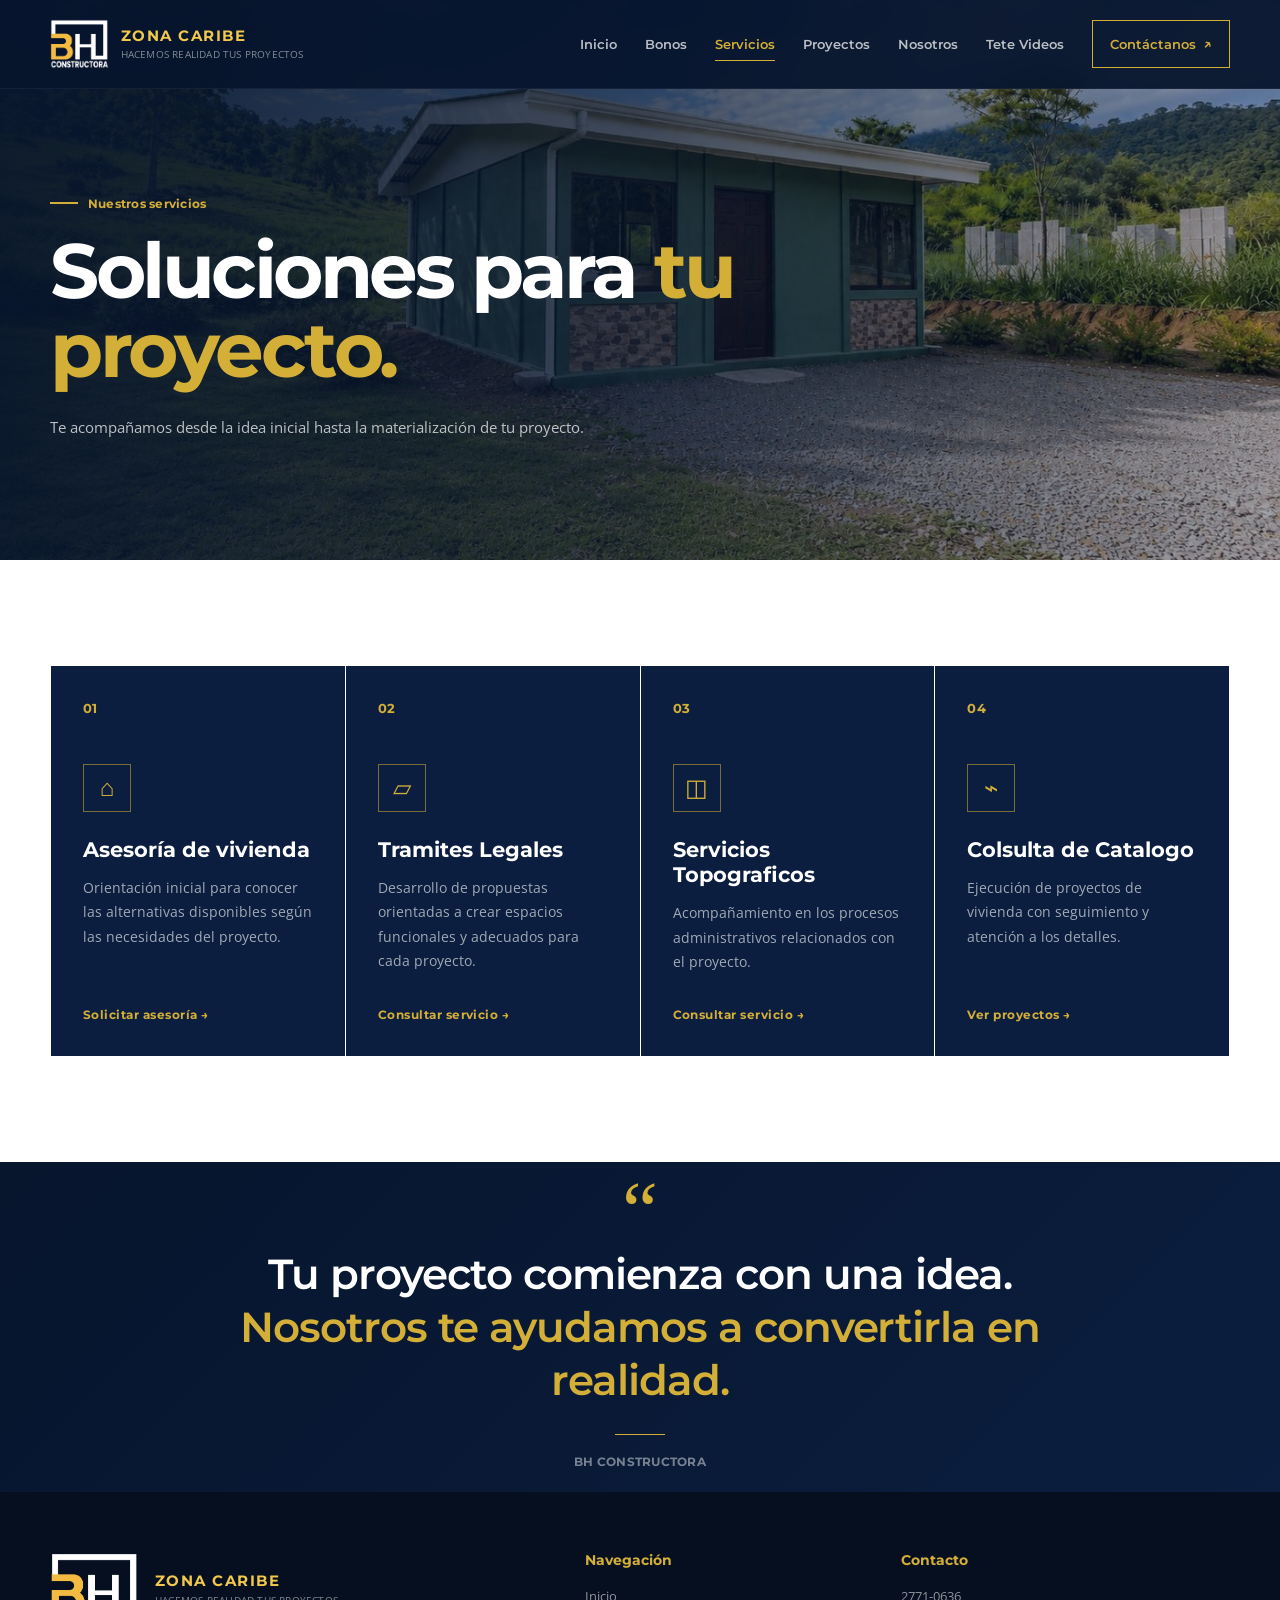
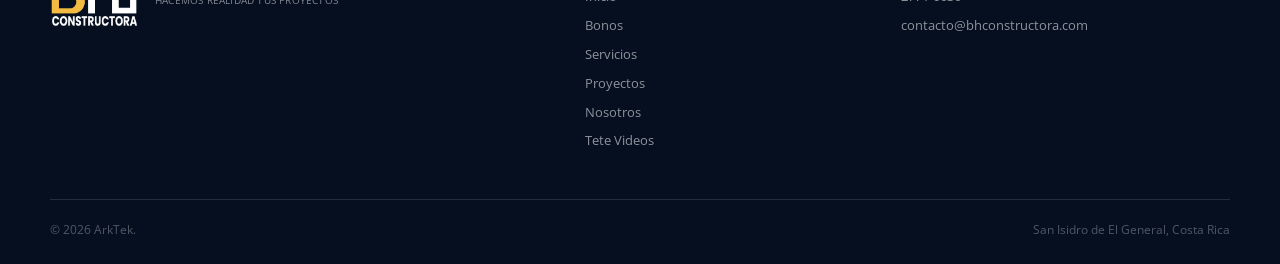
<file: servicios.html>
<html lang="es">

<head>

  <meta charset="UTF-8">

  <meta
    name="viewport"
    content="width=device-width, initial-scale=1.0"
  >

  <meta
    name="description"
    content="Servicios de BH Constructora."
  >

  <title>Servicios | BH Constructora</title>

  <link rel="icon" type="image/png" href="img/logo/favicon.png">

  <link rel="apple-touch-icon" href="img/logo/apple-touch-icon.png">

  <meta name="theme-color" content="#0b1e3f">

  <link
    href="https://fonts.googleapis.com/css2?family=Montserrat:wght@500;600;700;800&family=Open+Sans:wght@400;500;600;700&display=swap"
    rel="stylesheet"
  >

  <link
    rel="stylesheet"
    href="css/styles.css?v=20261111"
  >

</head>

<body>

<header class="site-header">

  <div class="container nav-wrap">

    <a class="brand" href="index.html" aria-label="BH Constructora – Ir al inicio">

      <img
        class="brand-logo"
        src="img/logo/bh-logo-blanco.png"
        alt="BH Constructora"
        width="281"
        height="240"
      >

      <span class="brand-text">
        <strong>ZONA CARIBE</strong>
        <small>HACEMOS REALIDAD TUS PROYECTOS</small>
      </span>

    </a>


    <button
      class="menu-toggle"
      aria-label="Abrir menú"
      aria-expanded="false"
      type="button"
    >

      <span></span>
      <span></span>
      <span></span>

    </button>


    <nav class="main-nav">

      <a href="index.html">Inicio</a>

      <a href="bonos.html">Bonos</a>

      <a
        href="servicios.html"
        class="active"
      >
        Servicios
      </a>

      <a href="proyectos.html">Proyectos</a>

      <a href="nosotros.html">Nosotros</a>

      <a href="tete.html">

        Tete Videos

      </a>


      <a
        href="contacto.html"
        class="nav-cta"
      >
        Contáctanos
        <span>↗</span>
      </a>

    </nav>

  </div>

</header>


<main>

<section class="page-hero">

  <div class="page-hero-image"></div>

  <div class="container page-hero-content">

    <p class="eyebrow">

      <span></span>

      Nuestros servicios

    </p>

    <h1>
      Soluciones para
      <em>tu proyecto.</em>
    </h1>

    <p>
      Te acompañamos desde la idea inicial
      hasta la materialización de tu proyecto.
    </p>

  </div>

</section>


<section class="section">

  <div class="container">

    <div class="service-grid">

<article class="service-card reveal">

        <div class="service-number">01</div>

        <div class="service-icon">⌂</div>

        <h3>
          Asesoría de vivienda
        </h3>

        <p>
          Orientación inicial para conocer
          las alternativas disponibles
          según las necesidades del proyecto.
        </p>

        <a
          href="https://wa.me/50662005747?text=Hola%20BH%20Constructora,%20deseo%20solicitar%20informaci%C3%B3n%20y%20asesor%C3%ADa%20de%20vivienda."
          target="_blank"
          rel="noopener noreferrer"
        >
          Solicitar asesoría →
        </a>

      </article>


      <article class="service-card reveal">

        <div class="service-number">02</div>

        <div class="service-icon">▱</div>

        <h3>
          Tramites Legales
        </h3>

        <p>
          Desarrollo de propuestas orientadas
          a crear espacios funcionales y
          adecuados para cada proyecto.
        </p>

        <a 
          href="https://wa.me/50662005747?text=Hola%20BH%20Constructora,%20deseo%20consultar%20por%20el%20servicio%20de%20tr%C3%A1mites%20legales."
          target="_blank"
          rel="noopener noreferrer"
        >
          Consultar servicio →
        </a>

      </article>


      <article class="service-card reveal">

        <div class="service-number">03</div>

        <div class="service-icon">◫</div>

        <h3>
          Servicios Topograficos
        </h3>

        <p>
          Acompañamiento en los procesos
          administrativos relacionados
          con el proyecto.
        </p>

        <a 
          href="https://wa.me/50662005747?text=Hola%20BH%20Constructora,%20deseo%20consultar%20por%20los%20servicios%20topogr%C3%A1ficos."
          target="_blank"
          rel="noopener noreferrer"
        >
          Consultar servicio →
        </a>

      </article>


      <article class="service-card reveal">

        <div class="service-number">04</div>

        <div class="service-icon">⌁</div>

        <h3>
          Colsulta de Catalogo
        </h3>

        <p>
          Ejecución de proyectos de vivienda
          con seguimiento y atención
          a los detalles.
        </p>

        <a href="proyectos.html">
          Ver proyectos →
        </a>

      </article>

    </div>

  </div>

</section>





<section class="quote section-dark">

  <div class="container quote-inner">

    <p class="quote-mark">
      “
    </p>

    <blockquote>
      Tu proyecto comienza con una idea.
      <em>Nosotros te ayudamos a convertirla en realidad.</em>
    </blockquote>

    <div class="quote-line"></div>

    <span>
      BH CONSTRUCTORA
    </span>

  </div>

</section>

</main>


<footer class="footer">

  <div class="container footer-top">

    <div>

      <a class="brand" href="index.html" aria-label="BH Constructora – Ir al inicio">

      <img
        class="brand-logo"
        src="img/logo/bh-logo-blanco.png"
        alt="BH Constructora"
        width="281"
        height="240"
      >

      <span class="brand-text">
        <strong>ZONA CARIBE</strong>
        <small>HACEMOS REALIDAD TUS PROYECTOS</small>
      </span>

    </a>

    </div>


    <div class="footer-column">

      <h3>Navegación</h3>

      <a href="index.html">Inicio</a>
      <a href="bonos.html">Bonos</a>
      <a href="servicios.html">Servicios</a>
      <a href="proyectos.html">Proyectos</a>
      <a href="nosotros.html">Nosotros</a>
      <a href="tete.html">
        Tete Videos
      </a>

    </div>


    <div class="footer-column">

      <h3>Contacto</h3>

      <a href="tel:+50662005747">
        2771-0636
      </a>

      <a href="mailto:contacto@bhconstructora.com">
        contacto@bhconstructora.com
      </a>

    </div>

  </div>


  <div class="container footer-bottom">

    <span>
      © <span data-year>2026</span>
      ArkTek.
    </span>

    <span>
      San Isidro de El General, Costa Rica
    </span>

  </div>

</footer>


<script src="js/script.js"></script>

</body>

</html>
</file>
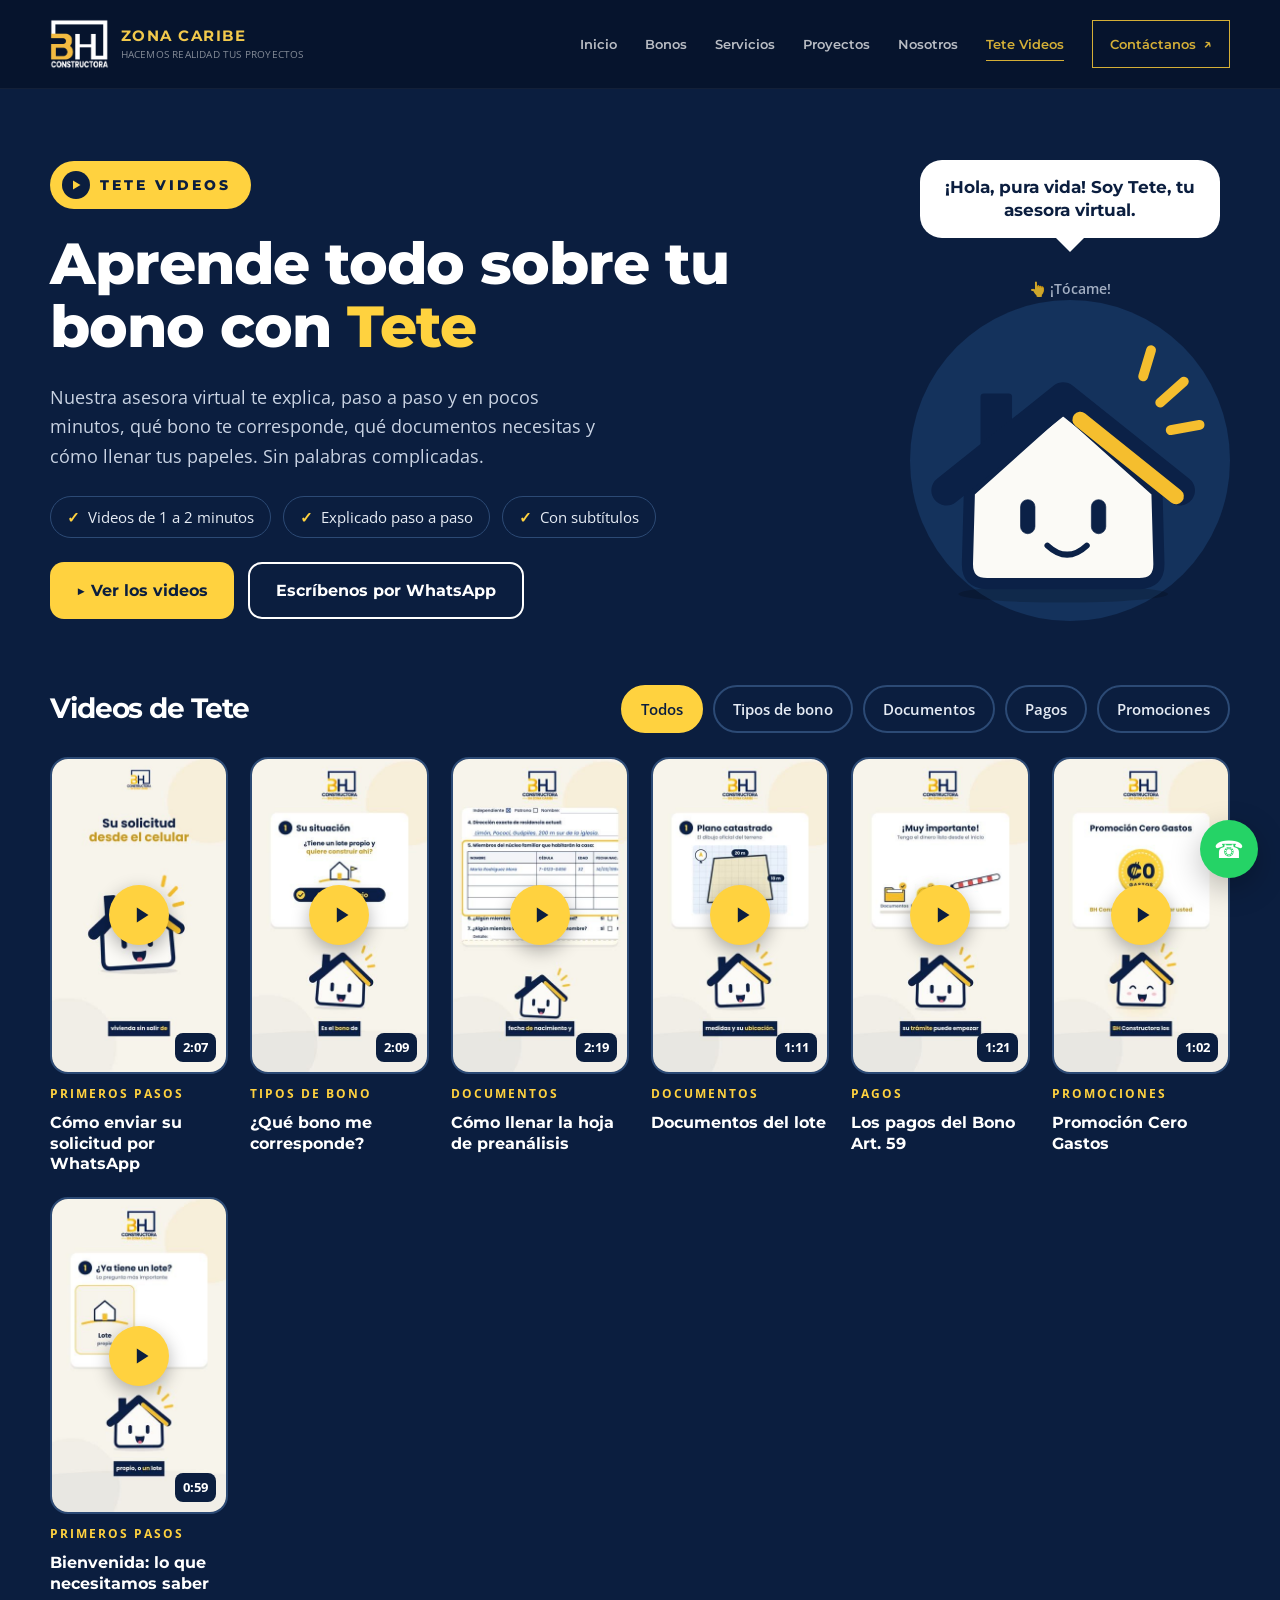
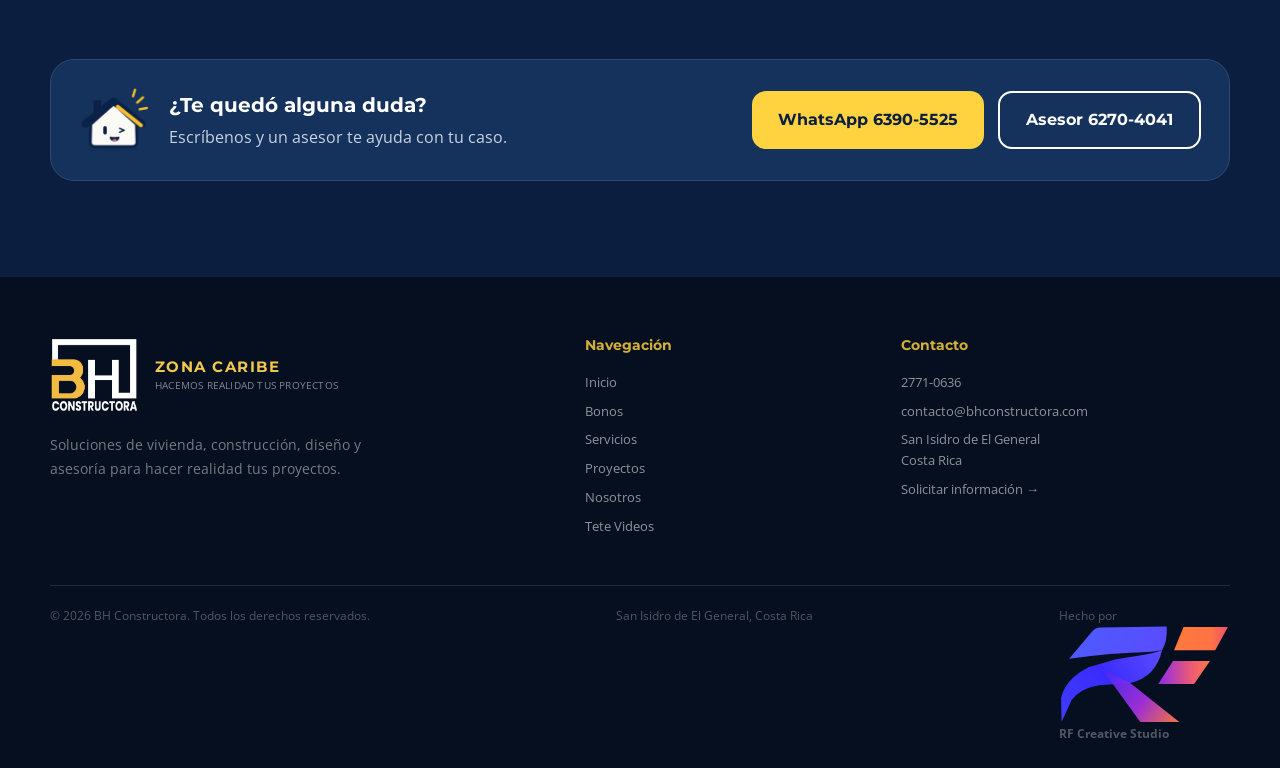
<file: tete.html>
<html lang="es">

<head>

  <meta charset="UTF-8">

  <meta
    name="viewport"
    content="width=device-width, initial-scale=1.0"
  >

  <meta
    name="description"
    content="Tete Videos: aprende sobre tu bono de vivienda con videos cortos de BH Constructora. Qué bono te corresponde, documentos, pagos y más."
  >

  <title>Tete Videos | BH Constructora</title>

  <link rel="icon" type="image/png" href="img/logo/favicon.png">

  <link rel="apple-touch-icon" href="img/logo/apple-touch-icon.png">

  <meta name="theme-color" content="#0b1e3f">

  <link
    rel="preconnect"
    href="https://fonts.googleapis.com"
  >

  <link
    rel="preconnect"
    href="https://fonts.gstatic.com"
    crossorigin
  >

  <link
    href="https://fonts.googleapis.com/css2?family=Montserrat:wght@500;600;700;800&family=Open+Sans:wght@400;500;600;700&display=swap"
    rel="stylesheet"
  >

  <link
    rel="stylesheet"
    href="css/styles.css?v=20261111"
  >

  <link
    rel="stylesheet"
    href="css/tete.css?v=20261111"
  >

</head>

<body>

<header class="site-header">

  <div class="container nav-wrap">

    <a class="brand" href="index.html" aria-label="BH Constructora – Ir al inicio">

      <img
        class="brand-logo"
        src="img/logo/bh-logo-blanco.png"
        alt="BH Constructora"
        width="281"
        height="240"
      >

      <span class="brand-text">
        <strong>ZONA CARIBE</strong>
        <small>HACEMOS REALIDAD TUS PROYECTOS</small>
      </span>

    </a>


    <button
      class="menu-toggle"
      aria-label="Abrir menú"
      aria-expanded="false"
      type="button"
    >

      <span></span>
      <span></span>
      <span></span>

    </button>


    <nav class="main-nav">

      <a href="index.html">Inicio</a>

      <a href="bonos.html">Bonos</a>

      <a href="servicios.html">Servicios</a>

      <a href="proyectos.html">Proyectos</a>

      <a href="nosotros.html">Nosotros</a>

      <a class="active" href="tete.html">

        Tete Videos

      </a>


      <a
        href="contacto.html"
        class="nav-cta"
      >
        Contáctanos
        <span>↗</span>
      </a>

    </nav>

  </div>

</header>


<main>


<!-- =====================================================
     TETE VIDEOS
     ===================================================== -->

<section class="tv-section">

  <div class="container tv-wrap">

    <div class="tv-hero">

      <div class="tv-hero-text">

        <span class="tv-badge">
          <span class="tv-badge-icon" aria-hidden="true">
            <svg width="12" height="12" viewBox="0 0 12 12"><path d="M3 1.5 L10.5 6 L3 10.5 Z"/></svg>
          </span>
          TETE VIDEOS
        </span>

        <h1>
          Aprende todo sobre tu bono con
          <em>Tete</em>
        </h1>

        <p class="tv-lead">
          Nuestra asesora virtual te explica, paso a paso
          y en pocos minutos, qué bono te corresponde,
          qué documentos necesitas y cómo llenar tus papeles.
          Sin palabras complicadas.
        </p>

        <ul class="tv-pills">
          <li>Videos de 1 a 2 minutos</li>
          <li>Explicado paso a paso</li>
          <li>Con subtítulos</li>
        </ul>

        <div class="tv-actions">
          <a class="tv-btn tv-btn-primary" href="#videos">
            ▶ Ver los videos
          </a>
          <a
            class="tv-btn tv-btn-ghost"
            href="https://wa.me/50663905525"
            target="_blank"
            rel="noopener noreferrer"
          >
            Escríbenos por WhatsApp
          </a>
        </div>

      </div>


      <div class="tv-hero-tete">

        <p class="tv-bubble">
          ¡Hola, pura vida! Soy Tete, tu asesora virtual.
        </p>

        <span class="tt-hint" aria-hidden="true">👆 ¡Tócame!</span>

        <div class="tv-tete-circle">
          <!-- Tete interactiva: al tocarla hace gestos (ver js/tete.js) -->
          <button
            type="button"
            class="tt-btn"
            aria-label="Toca a Tete, la mascota de BH Constructora"
          >
            <svg class="tt-svg" viewBox="0 -40 420 440" aria-hidden="true" focusable="false">
            <ellipse class="tt-shadow" cx="200" cy="384" rx="160" ry="13" fill="#000" opacity=".18"/>
            <g class="tt-body">
            <g class="tt-sparks" stroke="#F5BE2E" stroke-width="15" stroke-linecap="round"><path d="M322 52 L334 12"/><path d="M348 92 L384 60"/><path d="M364 134 L408 126"/></g>
            <path d="M57 228 L200 100 L343 228 L346 338 Q346 368 316 368 L84 368 Q54 368 54 338 Z" fill="#FBFAF6" stroke="#0B2147" stroke-width="17" stroke-linejoin="round"/>
            <rect x="74" y="78" width="48" height="96" rx="5" fill="#0B2147"/>
            <path d="M22 226 L200 84 L378 226" fill="none" stroke="#0B2147" stroke-width="46" stroke-linecap="round" stroke-linejoin="round"/>
            <path d="M226 118 L372 235" fill="none" stroke="#F5BE2E" stroke-width="24" stroke-linecap="round"/>
            <g class="tt-face" data-face="normal" fill="#0B2147" stroke="#0B2147"><g class="tt-eyes"><rect x="135" y="240" width="22" height="52" rx="11"/><rect x="243" y="240" width="22" height="52" rx="11"/></g><path d="M176 310 Q206 338 236 310" fill="none" stroke-width="9" stroke-linecap="round"/></g><g class="tt-face" data-face="feliz" style="display:none" fill="#0B2147" stroke="#0B2147"><path d="M129 272 Q146 248 163 272" fill="none" stroke-width="9" stroke-linecap="round"/><path d="M237 272 Q254 248 271 272" fill="none" stroke-width="9" stroke-linecap="round"/><path d="M178.0 308 Q206 314 234.0 308 Q232.6 331.0 206 333.0 Q179.4 331.0 178.0 308 Z" stroke-width="5" stroke-linejoin="round"/><ellipse cx="206" cy="327.0" rx="12.6" ry="6.5" fill="#E8647A" stroke="none"/><ellipse cx="124" cy="304" rx="15" ry="9" fill="#F5A9B8" opacity=".75" stroke="none"/><ellipse cx="280" cy="304" rx="15" ry="9" fill="#F5A9B8" opacity=".75" stroke="none"/></g><g class="tt-face" data-face="guino" style="display:none" fill="#0B2147" stroke="#0B2147"><g class="tt-eyes"><rect x="135" y="240" width="22" height="52" rx="11"/></g><path d="M238 254 L266 266 L238 278" fill="none" stroke-width="9" stroke-linecap="round" stroke-linejoin="round"/><path d="M176 310 Q206 342 236 310" fill="none" stroke-width="9" stroke-linecap="round"/></g><g class="tt-face" data-face="risa" style="display:none" fill="#0B2147" stroke="#0B2147"><path d="M129 272 Q146 248 163 272" fill="none" stroke-width="9" stroke-linecap="round"/><path d="M237 272 Q254 248 271 272" fill="none" stroke-width="9" stroke-linecap="round"/><path d="M179.8 308 Q206 314 232.2 308 Q230.9 344.5 206 346.5 Q181.1 344.5 179.8 308 Z" stroke-width="5" stroke-linejoin="round"/><ellipse cx="206" cy="340.5" rx="11.8" ry="8.8" fill="#E8647A" stroke="none"/><ellipse cx="124" cy="304" rx="15" ry="9" fill="#F5A9B8" opacity=".75" stroke="none"/><ellipse cx="280" cy="304" rx="15" ry="9" fill="#F5A9B8" opacity=".75" stroke="none"/></g><g class="tt-face" data-face="amor" style="display:none" fill="#0B2147" stroke="#0B2147"><path transform="translate(146 270) scale(1.25)" d="M0 14 C-22 0 -20 -18 -8 -18 C-3 -18 0 -14 0 -10 C0 -14 3 -18 8 -18 C20 -18 22 0 0 14 Z" fill="#E8476A" stroke="none"/><path transform="translate(254 270) scale(1.25)" d="M0 14 C-22 0 -20 -18 -8 -18 C-3 -18 0 -14 0 -10 C0 -14 3 -18 8 -18 C20 -18 22 0 0 14 Z" fill="#E8476A" stroke="none"/><path d="M176 310 Q206 340 236 310" fill="none" stroke-width="9" stroke-linecap="round"/><ellipse cx="124" cy="304" rx="15" ry="9" fill="#F5A9B8" opacity=".75" stroke="none"/><ellipse cx="280" cy="304" rx="15" ry="9" fill="#F5A9B8" opacity=".75" stroke="none"/></g><g class="tt-face" data-face="sorpresa" style="display:none" fill="#0B2147" stroke="#0B2147"><rect x="133" y="236" width="26" height="60" rx="13"/><rect x="241" y="236" width="26" height="60" rx="13"/><ellipse cx="206" cy="320" rx="13" ry="15"/></g><g class="tt-face" data-face="estrellas" style="display:none" fill="#0B2147" stroke="#0B2147"><path transform="translate(146 266)" d="M0 -20 L6 -6 L20 -6 L9 3 L13 18 L0 9 L-13 18 L-9 3 L-20 -6 L-6 -6 Z" fill="#F5BE2E" stroke="#0B2147" stroke-width="4" stroke-linejoin="round"/><path transform="translate(254 266)" d="M0 -20 L6 -6 L20 -6 L9 3 L13 18 L0 9 L-13 18 L-9 3 L-20 -6 L-6 -6 Z" fill="#F5BE2E" stroke="#0B2147" stroke-width="4" stroke-linejoin="round"/><path d="M178.4 308 Q206 314 233.6 308 Q232.2 334.0 206 336.0 Q179.8 334.0 178.4 308 Z" stroke-width="5" stroke-linejoin="round"/><ellipse cx="206" cy="330.0" rx="12.4" ry="7.0" fill="#E8647A" stroke="none"/></g><g class="tt-face" data-face="guino2" style="display:none" fill="#0B2147" stroke="#0B2147"><path d="M162 254 L134 266 L162 278" fill="none" stroke-width="9" stroke-linecap="round" stroke-linejoin="round"/><g class="tt-eyes"><rect x="243" y="240" width="22" height="52" rx="11"/></g><path d="M177.6 308 Q206 314 234.4 308 Q233.0 328.0 206 330.0 Q179.0 328.0 177.6 308 Z" stroke-width="5" stroke-linejoin="round"/><ellipse cx="206" cy="324.0" rx="12.8" ry="6.0" fill="#E8647A" stroke="none"/><ellipse cx="124" cy="304" rx="15" ry="9" fill="#F5A9B8" opacity=".75" stroke="none"/><ellipse cx="280" cy="304" rx="15" ry="9" fill="#F5A9B8" opacity=".75" stroke="none"/></g>
            </g>
            </svg>
            <span class="tt-fx" aria-hidden="true"></span>
          </button>
        </div>

      </div>

    </div>


    <div class="tv-list" id="videos">

      <div class="tv-list-head">

        <h2>Videos de Tete</h2>

        <div
          class="tv-filters"
          role="group"
          aria-label="Filtrar videos por tema"
        >
          <button type="button" class="tv-chip is-on" data-filter="all" aria-pressed="true">Todos</button>
          <button type="button" class="tv-chip" data-filter="bonos" aria-pressed="false">Tipos de bono</button>
          <button type="button" class="tv-chip" data-filter="docs" aria-pressed="false">Documentos</button>
          <button type="button" class="tv-chip" data-filter="pagos" aria-pressed="false">Pagos</button>
          <button type="button" class="tv-chip" data-filter="promos" aria-pressed="false">Promociones</button>
        </div>

      </div>


      <div class="tv-grid">

        <button
          type="button"
          class="tv-card"
          data-cat="docs"
          data-video="videos/tete-como-enviar-solicitud.mp4"
          data-title="Cómo enviar su solicitud por WhatsApp"
        >
          <span class="tv-thumb">
            <img src="img/tete/thumb-solicitud.jpg" alt="" width="360" height="640" loading="lazy">
            <span class="tv-play" aria-hidden="true">
              <svg width="20" height="20" viewBox="0 0 12 12"><path d="M3.5 1.5 L10.5 6 L3.5 10.5 Z"/></svg>
            </span>
            <span class="tv-dur">2:07</span>
          </span>
          <span class="tv-cat">PRIMEROS PASOS</span>
          <span class="tv-title">Cómo enviar su solicitud por WhatsApp</span>
        </button>

        <button
          type="button"
          class="tv-card"
          data-cat="bonos"
          data-video="videos/tete-que-bono-me-corresponde.mp4"
          data-title="¿Qué bono me corresponde?"
        >
          <span class="tv-thumb">
            <img src="img/tete/thumb-bono.jpg" alt="" width="360" height="640" loading="lazy">
            <span class="tv-play" aria-hidden="true">
              <svg width="20" height="20" viewBox="0 0 12 12"><path d="M3.5 1.5 L10.5 6 L3.5 10.5 Z"/></svg>
            </span>
            <span class="tv-dur">2:09</span>
          </span>
          <span class="tv-cat">TIPOS DE BONO</span>
          <span class="tv-title">¿Qué bono me corresponde?</span>
        </button>

        <button
          type="button"
          class="tv-card"
          data-cat="docs"
          data-video="videos/tete-hoja-preanalisis.mp4"
          data-title="Cómo llenar la hoja de preanálisis"
        >
          <span class="tv-thumb">
            <img src="img/tete/thumb-preanalisis.jpg" alt="" width="360" height="640" loading="lazy">
            <span class="tv-play" aria-hidden="true">
              <svg width="20" height="20" viewBox="0 0 12 12"><path d="M3.5 1.5 L10.5 6 L3.5 10.5 Z"/></svg>
            </span>
            <span class="tv-dur">2:19</span>
          </span>
          <span class="tv-cat">DOCUMENTOS</span>
          <span class="tv-title">Cómo llenar la hoja de preanálisis</span>
        </button>

        <button
          type="button"
          class="tv-card"
          data-cat="docs"
          data-video="videos/tete-documentos-del-lote.mp4"
          data-title="Documentos del lote"
        >
          <span class="tv-thumb">
            <img src="img/tete/thumb-documentos.jpg" alt="" width="360" height="640" loading="lazy">
            <span class="tv-play" aria-hidden="true">
              <svg width="20" height="20" viewBox="0 0 12 12"><path d="M3.5 1.5 L10.5 6 L3.5 10.5 Z"/></svg>
            </span>
            <span class="tv-dur">1:11</span>
          </span>
          <span class="tv-cat">DOCUMENTOS</span>
          <span class="tv-title">Documentos del lote</span>
        </button>

        <button
          type="button"
          class="tv-card"
          data-cat="pagos"
          data-video="videos/tete-pagos-bono-art59.mp4"
          data-title="Los pagos del Bono Art. 59"
        >
          <span class="tv-thumb">
            <img src="img/tete/thumb-pagos.jpg" alt="" width="360" height="640" loading="lazy">
            <span class="tv-play" aria-hidden="true">
              <svg width="20" height="20" viewBox="0 0 12 12"><path d="M3.5 1.5 L10.5 6 L3.5 10.5 Z"/></svg>
            </span>
            <span class="tv-dur">1:21</span>
          </span>
          <span class="tv-cat">PAGOS</span>
          <span class="tv-title">Los pagos del Bono Art. 59</span>
        </button>

        <button
          type="button"
          class="tv-card"
          data-cat="promos"
          data-video="videos/tete-promo-cero-gastos.mp4"
          data-title="Promoción Cero Gastos"
        >
          <span class="tv-thumb">
            <img src="img/tete/thumb-cerogastos.jpg" alt="" width="360" height="640" loading="lazy">
            <span class="tv-play" aria-hidden="true">
              <svg width="20" height="20" viewBox="0 0 12 12"><path d="M3.5 1.5 L10.5 6 L3.5 10.5 Z"/></svg>
            </span>
            <span class="tv-dur">1:02</span>
          </span>
          <span class="tv-cat">PROMOCIONES</span>
          <span class="tv-title">Promoción Cero Gastos</span>
        </button>

        <button
          type="button"
          class="tv-card"
          data-cat="bonos"
          data-video="videos/tete-bienvenida.mp4"
          data-title="Bienvenida: lo que necesitamos saber"
        >
          <span class="tv-thumb">
            <img src="img/tete/thumb-bienvenida.jpg" alt="" width="360" height="640" loading="lazy">
            <span class="tv-play" aria-hidden="true">
              <svg width="20" height="20" viewBox="0 0 12 12"><path d="M3.5 1.5 L10.5 6 L3.5 10.5 Z"/></svg>
            </span>
            <span class="tv-dur">0:59</span>
          </span>
          <span class="tv-cat">PRIMEROS PASOS</span>
          <span class="tv-title">Bienvenida: lo que necesitamos saber</span>
        </button>

      </div>

    </div>


    <div class="tv-help">

      <div class="tv-help-text">
        <img src="img/tete/tete-guino.png" alt="" width="72" height="72">
        <div>
          <strong>¿Te quedó alguna duda?</strong>
          <span>Escríbenos y un asesor te ayuda con tu caso.</span>
        </div>
      </div>

      <div class="tv-help-actions">
        <a
          class="tv-btn tv-btn-primary"
          href="https://wa.me/50663905525"
          target="_blank"
          rel="noopener noreferrer"
        >
          WhatsApp 6390-5525
        </a>
        <a class="tv-btn tv-btn-ghost" href="tel:+50662704041">
          Asesor 6270-4041
        </a>
      </div>

    </div>

  </div>

</section>


<!-- =====================================================
     REPRODUCTOR (ventana emergente)
     ===================================================== -->

<div class="tv-modal" id="tv-modal" hidden>

  <div class="tv-modal-box" role="dialog" aria-modal="true" aria-labelledby="tv-modal-title">

    <div class="tv-modal-head">
      <h3 id="tv-modal-title">Video de Tete</h3>
      <button type="button" class="tv-close" aria-label="Cerrar video">✕</button>
    </div>

    <video
      class="tv-player"
      controls
      playsinline
      preload="none"
    ></video>

  </div>

</div>

</main>


<!-- =====================================================
     WHATSAPP
     ===================================================== -->

<a
  class="whatsapp-float"
  href="https://wa.me/+50662005747?text=Hola%20BH%20Constructora%2C%20deseo%20informaci%C3%B3n%20sobre%20sus%20servicios."
  target="_blank"
  rel="noopener noreferrer"
  aria-label="Contactar por WhatsApp"
>
  ☎
</a>


<!-- =====================================================
     FOOTER
     ===================================================== -->

<footer class="footer">

  <div class="container footer-top">

    <div>

      <a class="brand" href="index.html" aria-label="BH Constructora – Ir al inicio">

      <img
        class="brand-logo"
        src="img/logo/bh-logo-blanco.png"
        alt="BH Constructora"
        width="281"
        height="240"
      >

      <span class="brand-text">
        <strong>ZONA CARIBE</strong>
        <small>HACEMOS REALIDAD TUS PROYECTOS</small>
      </span>

    </a>

      <p class="footer-brand-description">
        Soluciones de vivienda, construcción,
        diseño y asesoría para hacer realidad
        tus proyectos.
      </p>

    </div>


    <div class="footer-column">

      <h3>
        Navegación
      </h3>

      <a href="index.html">
        Inicio
      </a>

      <a href="bonos.html">
        Bonos
      </a>

      <a href="servicios.html">
        Servicios
      </a>

      <a href="proyectos.html">
        Proyectos
      </a>

      <a href="nosotros.html">
        Nosotros
      </a>

      <a href="tete.html">

        Tete Videos

      </a>

    </div>


    <div class="footer-column">

      <h3>
        Contacto
      </h3>

      <a href="tel:+50627710636">
        2771-0636
      </a>

      <a href="mailto:contacto@bhconstructora.com">
        contacto@bhconstructora.com
      </a>

      <p>
        San Isidro de El General
        <br>
        Costa Rica
      </p>

      <a href="contacto.html">
        Solicitar información →
      </a>

    </div>

  </div>


  <div class="container footer-bottom">

    <span>
      © <span data-year>2026</span>
      BH Constructora.
      Todos los derechos reservados.
    </span>

    <span>
      San Isidro de El General, Costa Rica
    </span>

    <a class="rf-credit" href="https://andygu444.github.io/rfcreativestudio/" target="_blank" rel="noopener" aria-label="Sitio hecho por RF Creative Studio">
      Hecho por <svg class="rf-logo" viewBox="60 45 810 470" aria-hidden="true" focusable="false"><defs><linearGradient id="rfb1" gradientUnits="userSpaceOnUse" x1="110" y1="60" x2="560" y2="200"><stop offset="0" stop-color="#4C5CFF"/><stop offset="1" stop-color="#5A4BFF"/></linearGradient><linearGradient id="rfb2" gradientUnits="userSpaceOnUse" x1="540" y1="170" x2="80" y2="500"><stop offset="0" stop-color="#5A4BFF"/><stop offset=".5" stop-color="#3A2BFE"/><stop offset="1" stop-color="#3F3BFF"/></linearGradient><linearGradient id="rflg" gradientUnits="userSpaceOnUse" x1="280" y1="260" x2="620" y2="505"><stop offset="0" stop-color="#4A2AF8"/><stop offset=".55" stop-color="#A630E0"/><stop offset="1" stop-color="#FF7A44"/></linearGradient><linearGradient id="rff1" gradientUnits="userSpaceOnUse" x1="605" y1="110" x2="860" y2="110"><stop offset="0" stop-color="#FF7A3D"/><stop offset=".7" stop-color="#FF7244"/><stop offset="1" stop-color="#F0506E"/></linearGradient><linearGradient id="rff2" gradientUnits="userSpaceOnUse" x1="530" y1="270" x2="775" y2="270"><stop offset="0" stop-color="#8A2BEA"/><stop offset=".6" stop-color="#E9567A"/><stop offset="1" stop-color="#FF7A44"/></linearGradient></defs><path fill="url(#rfb2)" d="M548 165Q520 290 400 320L250 330Q160 345 120 400L72 505L70 390Q90 300 200 245L330 207Q440 192 505 178Z"/><path fill="url(#rflg)" opacity=".94" d="M265 255L395 318L630 505L445 505Z"/><path fill="url(#rfb1)" d="M108 205L218 75Q232 58 255 57L570 52Q575 120 548 165L500 172Q300 178 108 205Z"/><path fill="url(#rff1)" d="M650 55L860 55L800 165L605 165Z"/><path fill="url(#rff2)" d="M600 215L775 215L700 325L530 325Z"/></svg><b>RF Creative Studio</b>
    </a>

  </div>

</footer>


<script src="js/script.js"></script>

<script src="js/tete.js?v=20261111"></script>

</body>

</html>
</file>
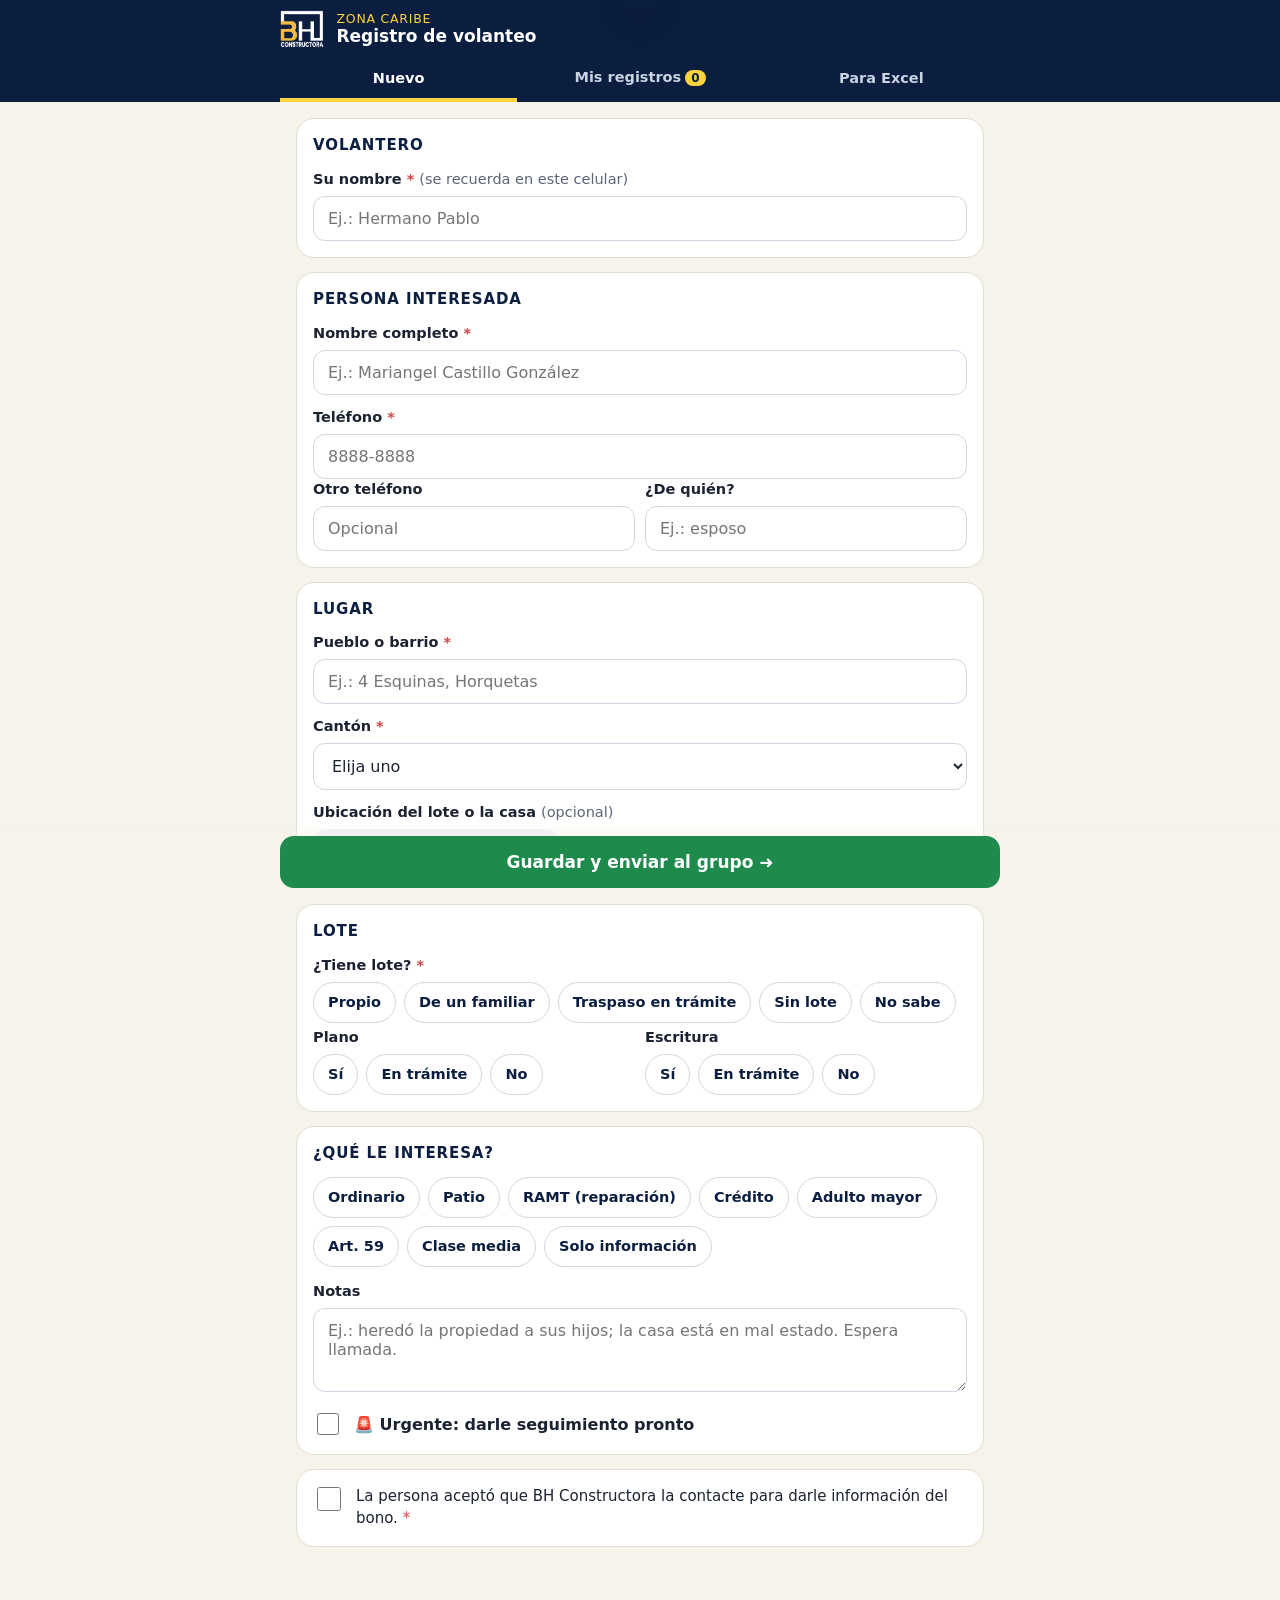
<file: volanteo.html>
<!doctype html>
<html lang="es">
<head>
<meta charset="utf-8">
<meta name="viewport" content="width=device-width, initial-scale=1, viewport-fit=cover">
<meta name="robots" content="noindex, nofollow">
<meta name="theme-color" content="#0b1e3f">
<title>Registro de volanteo | BH Constructora</title>
<link rel="icon" type="image/png" href="img/logo/favicon.png">
<link rel="apple-touch-icon" href="img/logo/apple-touch-icon.png">
<style>
:root{--navy:#0b1e3f;--navy2:#14325c;--yel:#ffd23f;--gold:#f5be2e;--cream:#f7f3ea;--ink:#1b2333;--soft:#5b6577;--line:#e2ddd0;--green:#1e8a4c;--red:#d64545}
*{box-sizing:border-box}
html,body{margin:0;background:var(--cream);color:var(--ink);font:16px/1.45 system-ui,-apple-system,"Segoe UI",Roboto,Arial,sans-serif;-webkit-text-size-adjust:100%}
header{position:sticky;top:0;z-index:5;background:var(--navy);color:#fff;padding:calc(10px + env(safe-area-inset-top)) 16px 0}
.top{display:flex;align-items:center;gap:12px;max-width:720px;margin:0 auto}
.top img{height:38px}
.top h1{font-size:17px;margin:0;line-height:1.2}
.top h1 small{display:block;font-weight:500;color:var(--yel);font-size:12.5px;letter-spacing:.06em;text-transform:uppercase}
nav{display:flex;gap:4px;max-width:720px;margin:10px auto 0}
nav button{flex:1;border:0;background:transparent;color:#c9d3e3;font:600 14.5px system-ui,sans-serif;padding:11px 4px 12px;border-bottom:4px solid transparent;cursor:pointer}
nav button.on{color:#fff;border-bottom-color:var(--yel)}
nav .badge{display:inline-block;min-width:20px;padding:1px 6px;margin-left:4px;border-radius:10px;background:var(--yel);color:var(--navy);font-size:12px}
main{max-width:720px;margin:0 auto;padding:16px 16px calc(110px + env(safe-area-inset-bottom))}
section[hidden]{display:none}
.card{background:#fff;border:1px solid var(--line);border-radius:18px;padding:16px;margin-bottom:14px}
.card h2{font-size:15px;margin:0 0 12px;color:var(--navy);text-transform:uppercase;letter-spacing:.06em}
label.f{display:block;font-weight:600;font-size:14.5px;margin:12px 0 6px}
label.f:first-of-type{margin-top:0}
label.f em{color:var(--red);font-style:normal}
label.f span{font-weight:400;color:var(--soft)}
input[type=text],input[type=tel],select,textarea{width:100%;font:16px system-ui,sans-serif;padding:12px 14px;border:1.5px solid #cfd6e2;border-radius:12px;background:#fff;color:var(--ink)}
input:focus,select:focus,textarea:focus{outline:3px solid rgba(255,210,63,.6);border-color:var(--navy)}
textarea{min-height:84px;resize:vertical}
.row{display:grid;grid-template-columns:1fr 1fr;gap:10px}
.chips{display:flex;flex-wrap:wrap;gap:8px}
.chips label{position:relative}
.chips input{position:absolute;opacity:0;pointer-events:none}
.chips span{display:block;padding:9px 14px;border-radius:999px;border:1.5px solid #cfd6e2;background:#fff;font-size:14.5px;font-weight:600;color:var(--navy);cursor:pointer;user-select:none}
.chips input:checked+span{background:var(--navy);border-color:var(--navy);color:var(--yel)}
.chips input:focus-visible+span{outline:3px solid rgba(255,210,63,.7)}
.gps{display:flex;gap:10px;align-items:center;flex-wrap:wrap}
.btn{border:0;border-radius:14px;padding:13px 18px;font:700 15.5px system-ui,sans-serif;cursor:pointer;display:inline-flex;align-items:center;justify-content:center;gap:8px;text-decoration:none}
.btn.sec{background:#eef1f6;color:var(--navy)}
.btn.main{background:var(--green);color:#fff;width:100%;padding:16px;font-size:17px}
.btn.yel{background:var(--yel);color:var(--navy)}
.btn.ghost{background:transparent;color:var(--red);padding:8px 10px;font-size:14px}
.gps small{color:var(--soft)}
.switch{display:flex;align-items:center;gap:12px;font-weight:600;cursor:pointer}
.switch input{width:22px;height:22px;accent-color:var(--red)}
.consent{display:flex;gap:12px;align-items:flex-start;font-size:15px;cursor:pointer}
.consent input{width:24px;height:24px;flex:none;margin-top:1px;accent-color:var(--navy)}
.bar{position:fixed;left:0;right:0;bottom:0;padding:12px 16px calc(12px + env(safe-area-inset-bottom));background:linear-gradient(transparent,var(--cream) 30%);z-index:4}
.bar .in{max-width:720px;margin:0 auto}
.err{color:var(--red);font-weight:600;font-size:14.5px;margin:0 0 8px;text-align:center}
.toast{position:fixed;left:50%;top:18px;transform:translate(-50%,-140%);background:var(--navy);color:#fff;padding:12px 18px;border-radius:14px;font-weight:600;z-index:9;transition:transform .3s;box-shadow:0 10px 30px rgba(0,0,0,.25);max-width:90vw;text-align:center}
.toast.on{transform:translate(-50%,0)}
.rec{background:#fff;border:1px solid var(--line);border-left:6px solid var(--navy);border-radius:14px;padding:12px 14px;margin-bottom:10px}
.rec.urg{border-left-color:var(--red)}
.rec h3{margin:0;font-size:16.5px}
.rec p{margin:3px 0;color:var(--soft);font-size:14px}
.rec .acts{display:flex;gap:8px;margin-top:8px;flex-wrap:wrap}
.rec .acts .btn{padding:8px 12px;font-size:13.5px}
.tag{display:inline-block;font-size:12px;font-weight:700;padding:2px 8px;border-radius:8px;background:#eef1f6;color:var(--navy);margin-right:4px}
.tag.r{background:#fde8e8;color:var(--red)}
.tag.g{background:#e3f4ea;color:var(--green)}
.empty{text-align:center;color:var(--soft);padding:30px 10px}
.tools{display:flex;gap:10px;flex-wrap:wrap;margin-bottom:14px}
.tools .btn{flex:1}
.help{font-size:14.5px;color:var(--soft)}
.help ol{padding-left:20px;margin:8px 0}
table{width:100%;border-collapse:collapse;font-size:13.5px}
.tw{overflow:auto;border:1px solid var(--line);border-radius:12px;background:#fff;max-height:55vh}
th,td{padding:8px 10px;border-bottom:1px solid var(--line);text-align:left;white-space:nowrap}
th{background:var(--navy);color:#fff;position:sticky;top:0}
.stat{display:flex;gap:10px;margin:12px 0}
.stat div{flex:1;background:#fff;border:1px solid var(--line);border-radius:14px;padding:10px;text-align:center}
.stat b{display:block;font-size:24px;color:var(--navy)}
.stat span{font-size:12.5px;color:var(--soft)}
</style>
</head>
<body>
<header>
  <div class="top">
    <img src="img/logo/bh-logo-blanco.png" alt="BH Constructora">
    <h1><small>Zona Caribe</small>Registro de volanteo</h1>
  </div>
  <nav>
    <button data-tab="nuevo" class="on">Nuevo</button>
    <button data-tab="mios">Mis registros<span class="badge" id="nMios">0</span></button>
    <button data-tab="chat">Para Excel</button>
  </nav>
</header>

<main>
<!-- ============ NUEVO REGISTRO ============ -->
<section id="nuevo">
<form id="f" autocomplete="off" novalidate>
  <div class="card">
    <h2>Volantero</h2>
    <label class="f" for="volantero">Su nombre <em>*</em> <span>(se recuerda en este celular)</span></label>
    <input type="text" id="volantero" name="volantero" placeholder="Ej.: Hermano Pablo" autocomplete="name">
  </div>

  <div class="card">
    <h2>Persona interesada</h2>
    <label class="f" for="nombre">Nombre completo <em>*</em></label>
    <input type="text" id="nombre" name="nombre" placeholder="Ej.: Mariangel Castillo González" autocapitalize="words">
    <label class="f" for="tel">Teléfono <em>*</em></label>
    <input type="tel" id="tel" name="tel" inputmode="numeric" placeholder="8888-8888">
    <div class="row">
      <div>
        <label class="f" for="tel2">Otro teléfono</label>
        <input type="tel" id="tel2" name="tel2" inputmode="numeric" placeholder="Opcional">
      </div>
      <div>
        <label class="f" for="tel2de">¿De quién?</label>
        <input type="text" id="tel2de" name="tel2de" placeholder="Ej.: esposo">
      </div>
    </div>
  </div>

  <div class="card">
    <h2>Lugar</h2>
    <label class="f" for="lugar">Pueblo o barrio <em>*</em></label>
    <input type="text" id="lugar" name="lugar" placeholder="Ej.: 4 Esquinas, Horquetas" autocapitalize="words">
    <label class="f" for="canton">Cantón <em>*</em></label>
    <select id="canton" name="canton">
      <option value="">Elija uno</option>
      <option>Siquirres</option><option>Guácimo</option><option>Pococí</option><option>Limón</option>
      <option>Matina</option><option>Talamanca</option><option>Sarapiquí</option><option>Otro</option>
    </select>
    <label class="f">Ubicación del lote o la casa <span>(opcional)</span></label>
    <div class="gps">
      <button type="button" class="btn sec" id="gpsBtn">📍 Tomar ubicación aquí</button>
      <small id="gpsTxt">Úselo estando en el lugar.</small>
    </div>
    <input type="hidden" id="gps" name="gps">
  </div>

  <div class="card">
    <h2>Lote</h2>
    <label class="f">¿Tiene lote? <em>*</em></label>
    <div class="chips" data-name="lote">
      <label><input type="radio" name="lote" value="Propio"><span>Propio</span></label>
      <label><input type="radio" name="lote" value="De un familiar"><span>De un familiar</span></label>
      <label><input type="radio" name="lote" value="Traspaso en trámite"><span>Traspaso en trámite</span></label>
      <label><input type="radio" name="lote" value="Sin lote"><span>Sin lote</span></label>
      <label><input type="radio" name="lote" value="No sabe"><span>No sabe</span></label>
    </div>
    <div class="row" style="margin-top:4px">
      <div>
        <label class="f">Plano</label>
        <div class="chips">
          <label><input type="radio" name="plano" value="Sí"><span>Sí</span></label>
          <label><input type="radio" name="plano" value="En trámite"><span>En trámite</span></label>
          <label><input type="radio" name="plano" value="No"><span>No</span></label>
        </div>
      </div>
      <div>
        <label class="f">Escritura</label>
        <div class="chips">
          <label><input type="radio" name="escritura" value="Sí"><span>Sí</span></label>
          <label><input type="radio" name="escritura" value="En trámite"><span>En trámite</span></label>
          <label><input type="radio" name="escritura" value="No"><span>No</span></label>
        </div>
      </div>
    </div>
  </div>

  <div class="card">
    <h2>¿Qué le interesa?</h2>
    <div class="chips">
      <label><input type="checkbox" name="bono" value="Ordinario"><span>Ordinario</span></label>
      <label><input type="checkbox" name="bono" value="Patio"><span>Patio</span></label>
      <label><input type="checkbox" name="bono" value="RAMT (reparación)"><span>RAMT (reparación)</span></label>
      <label><input type="checkbox" name="bono" value="Crédito"><span>Crédito</span></label>
      <label><input type="checkbox" name="bono" value="Adulto mayor"><span>Adulto mayor</span></label>
      <label><input type="checkbox" name="bono" value="Art. 59"><span>Art. 59</span></label>
      <label><input type="checkbox" name="bono" value="Clase media"><span>Clase media</span></label>
      <label><input type="checkbox" name="bono" value="Solo información"><span>Solo información</span></label>
    </div>
    <label class="f" for="notas" style="margin-top:14px">Notas</label>
    <textarea id="notas" name="notas" placeholder="Ej.: heredó la propiedad a sus hijos; la casa está en mal estado. Espera llamada."></textarea>
    <label class="switch" style="margin-top:12px"><input type="checkbox" name="urgente" id="urgente"> 🚨 Urgente: darle seguimiento pronto</label>
  </div>

  <div class="card">
    <label class="consent"><input type="checkbox" name="acepto" id="acepto">
      <span>La persona aceptó que BH Constructora la contacte para darle información del bono. <em style="color:var(--red);font-style:normal">*</em></span></label>
  </div>
</form>
</section>

<!-- ============ MIS REGISTROS ============ -->
<section id="mios" hidden>
  <div class="tools">
    <button class="btn yel" id="xlsMios">⬇ Descargar Excel</button>
  </div>
  <div id="lista"></div>
  <p class="help">Estos registros quedan guardados solo en este celular. Si borra los datos del navegador, se pierden, pero ya están en el grupo de WhatsApp.</p>
</section>

<!-- ============ PARA EXCEL (CELESTE) ============ -->
<section id="chat" hidden>
  <div class="card">
    <h2>Juntar los registros de todos</h2>
    <div class="help">
      <ol>
        <li>En el grupo de WhatsApp: ⋮ → <b>Más</b> → <b>Exportar chat</b> → <b>Sin archivos</b>.</li>
        <li>Abra aquí el archivo <b>.txt</b>, o pegue el texto del chat abajo.</li>
        <li>Toque <b>Descargar Excel</b>.</li>
      </ol>
      Solo se toman los mensajes enviados con esta app. Si un registro se mandó dos veces, aparece una sola vez.
    </div>
    <div class="tools" style="margin-top:12px">
      <label class="btn sec" style="flex:1">📄 Abrir archivo .txt<input type="file" id="txtFile" accept=".txt,text/plain" hidden></label>
    </div>
    <textarea id="chatTxt" placeholder="…o pegue aquí el texto del chat"></textarea>
    <div class="stat"><div><b id="sTot">0</b><span>registros</span></div><div><b id="sUrg">0</b><span>urgentes</span></div><div><b id="sLote">0</b><span>con lote propio</span></div></div>
    <button class="btn yel" id="xlsChat" style="width:100%">⬇ Descargar Excel</button>
  </div>
  <div class="tw" id="prev"></div>
</section>
</main>

<div class="bar" id="bar">
  <div class="in">
    <p class="err" id="err" hidden></p>
    <button class="btn main" id="enviar">Guardar y enviar al grupo ➜</button>
  </div>
</div>
<div class="toast" id="toast"></div>

<script>
(function () {
  "use strict";
  var KEY = "bh_volanteo_v1", KEYV = "bh_volanteo_volantero";
  var MARK = "REGISTRO BH";
  var COLS = ["Código","Fecha","Volantero","Nombre","Teléfono","Otro teléfono","De quién","Lugar","Cantón","Ubicación",
              "Lote","Plano","Escritura","Interés","Urgente","Notas","Aceptó contacto","Estado","Atendido por"];
  var $ = function (s, r) { return (r || document).querySelector(s); };
  var $$ = function (s, r) { return Array.prototype.slice.call((r || document).querySelectorAll(s)); };
  var form = $("#f");

  function load() { try { return JSON.parse(localStorage.getItem(KEY)) || []; } catch (e) { return []; } }
  function store(a) { try { localStorage.setItem(KEY, JSON.stringify(a)); } catch (e) {} }
  function toast(t) { var e = $("#toast"); e.textContent = t; e.classList.add("on"); clearTimeout(toast.t); toast.t = setTimeout(function () { e.classList.remove("on"); }, 2600); }
  function digits(s) { return String(s || "").replace(/\D/g, ""); }
  function fmtTel(s) { var d = digits(s); if (d.length === 11 && d.indexOf("506") === 0) d = d.slice(3); return d.length === 8 ? d.slice(0, 4) + "-" + d.slice(4) : String(s || "").trim(); }
  function okTel(s) { var d = digits(s); if (d.length === 11 && d.indexOf("506") === 0) d = d.slice(3); return /^[245678]\d{7}$/.test(d); }
  function crNow(dt) {
    try {
      var p = {}; new Intl.DateTimeFormat("es-CR", { timeZone: "America/Costa_Rica", day: "2-digit", month: "2-digit", year: "numeric", hour: "numeric", minute: "2-digit", hour12: true })
        .formatToParts(dt).forEach(function (x) { p[x.type] = x.value; });
      return p.day + "/" + p.month + "/" + p.year + " " + p.hour + ":" + p.minute + " " + (/p/i.test(p.dayPeriod || "") ? "p. m." : "a. m.");
    } catch (e) { return dt.toLocaleString(); }
  }
  function code(dt, vol) {
    var p = {}; new Intl.DateTimeFormat("en-CA", { timeZone: "America/Costa_Rica", year: "2-digit", month: "2-digit", day: "2-digit", hour: "2-digit", minute: "2-digit", second: "2-digit", hourCycle: "h23" })
      .formatToParts(dt).forEach(function (x) { p[x.type] = x.value; });
    var ini = (vol || "X").normalize("NFD").replace(/[^A-Za-z ]/g, "").split(/\s+/).filter(Boolean).map(function (w) { return w[0]; }).join("").slice(0, 3).toUpperCase() || "X";
    return "BH-V-" + p.year + p.month + p.day + "-" + p.hour + p.minute + p.second + "-" + ini;
  }

  // ---------- pestañas
  $$("nav button").forEach(function (b) {
    b.addEventListener("click", function () {
      $$("nav button").forEach(function (x) { x.classList.toggle("on", x === b); });
      $$("main > section").forEach(function (s) { s.hidden = s.id !== b.dataset.tab; });
      $("#bar").hidden = b.dataset.tab !== "nuevo";
      if (b.dataset.tab === "mios") renderMios();
      window.scrollTo(0, 0);
    });
  });

  // ---------- volantero recordado
  var vol = $("#volantero");
  try { vol.value = localStorage.getItem(KEYV) || ""; } catch (e) {}

  // ---------- teléfonos con guion
  ["#tel", "#tel2"].forEach(function (id) {
    $(id).addEventListener("blur", function () { if (this.value) this.value = fmtTel(this.value); });
  });

  // ---------- GPS
  $("#gpsBtn").addEventListener("click", function () {
    var t = $("#gpsTxt");
    if (!navigator.geolocation) { t.textContent = "Este celular no permite tomar la ubicación."; return; }
    t.textContent = "Buscando ubicación…";
    navigator.geolocation.getCurrentPosition(function (p) {
      var v = p.coords.latitude.toFixed(6) + "," + p.coords.longitude.toFixed(6);
      $("#gps").value = "https://maps.google.com/?q=" + v;
      t.innerHTML = "✅ Ubicación guardada (±" + Math.round(p.coords.accuracy) + " m). <a href='" + $("#gps").value + "' target='_blank' rel='noopener'>Ver en el mapa</a>";
    }, function () { t.textContent = "No se pudo tomar la ubicación. Revise que el GPS esté encendido y dé permiso."; },
    { enableHighAccuracy: true, timeout: 15000, maximumAge: 0 });
  });

  // ---------- leer el formulario
  function val(n) { var e = form.querySelector('[name="' + n + '"]:checked'); return e ? e.value : ""; }
  function collect() {
    var dt = new Date(), v = vol.value.trim();
    return {
      "Código": code(dt, v), "Fecha": crNow(dt), "Volantero": v,
      "Nombre": $("#nombre").value.trim().replace(/\s+/g, " "),
      "Teléfono": fmtTel($("#tel").value), "Otro teléfono": fmtTel($("#tel2").value), "De quién": $("#tel2de").value.trim(),
      "Lugar": $("#lugar").value.trim(), "Cantón": $("#canton").value, "Ubicación": $("#gps").value,
      "Lote": val("lote"), "Plano": val("plano"), "Escritura": val("escritura"),
      "Interés": $$('[name="bono"]:checked', form).map(function (e) { return e.value; }).join(", "),
      "Urgente": $("#urgente").checked ? "Sí" : "No",
      "Notas": $("#notas").value.trim().replace(/\s*\n\s*/g, " / "),
      "Aceptó contacto": $("#acepto").checked ? "Sí" : "No", "Estado": "Pendiente", "Atendido por": ""
    };
  }
  function check(r) {
    if (!r["Volantero"]) return ["volantero", "Escriba su nombre de volantero."];
    if (!r["Nombre"]) return ["nombre", "Falta el nombre de la persona."];
    if (!okTel(r["Teléfono"])) return ["tel", "Revise el teléfono: deben ser 8 números."];
    if (r["Otro teléfono"] && !okTel(r["Otro teléfono"])) return ["tel2", "Revise el otro teléfono: deben ser 8 números."];
    if (!r["Lugar"]) return ["lugar", "Falta el pueblo o barrio."];
    if (!r["Cantón"]) return ["canton", "Elija el cantón."];
    if (!r["Lote"]) return ["lote", "Indique si tiene lote."];
    if (r["Aceptó contacto"] !== "Sí") return ["acepto", "Confirme que la persona aceptó que BH la contacte."];
    return null;
  }

  // ---------- mensaje para WhatsApp
  function message(r) {
    var L = ["📋 *" + MARK + " · Volanteo*"];
    function add(k, label) { if (r[k]) L.push("*" + (label || k) + ":* " + r[k]); }
    add("Nombre"); add("Teléfono");
    if (r["Otro teléfono"]) L.push("*Otro teléfono:* " + r["Otro teléfono"] + (r["De quién"] ? " (" + r["De quién"] + ")" : ""));
    L.push("*Lugar:* " + r["Lugar"] + " · " + r["Cantón"]);
    add("Ubicación"); add("Lote"); add("Plano"); add("Escritura"); add("Interés");
    if (r["Urgente"] === "Sí") L.push("*Urgente:* 🚨 Sí");
    add("Notas"); add("Volantero"); add("Fecha");
    L.push("*Aceptó contacto:* " + r["Aceptó contacto"]);
    L.push("*Código:* " + r["Código"]);
    return L.join("\n");
  }
  function sendWA(r) { window.open("https://wa.me/?text=" + encodeURIComponent(message(r)), "_blank"); }

  $("#enviar").addEventListener("click", function () {
    var r = collect(), bad = check(r), err = $("#err");
    if (bad) {
      err.textContent = bad[1]; err.hidden = false;
      var el = form.querySelector('[name="' + bad[0] + '"]'); if (el) { el.scrollIntoView({ block: "center", behavior: "smooth" }); if (el.focus) el.focus({ preventScroll: true }); }
      return;
    }
    err.hidden = true;
    try { localStorage.setItem(KEYV, r["Volantero"]); } catch (e) {}
    var a = load(); a.unshift(r); store(a); count();
    sendWA(r);
    form.reset(); vol.value = r["Volantero"]; $("#gps").value = ""; $("#gpsTxt").textContent = "Úselo estando en el lugar.";
    window.scrollTo(0, 0);
    toast("✅ Guardado. Elija el grupo de BH en WhatsApp y envíelo.");
  });

  // ---------- mis registros
  function count() { $("#nMios").textContent = load().length; }
  function esc(s) { return String(s || "").replace(/[&<>"]/g, function (c) { return { "&": "&amp;", "<": "&lt;", ">": "&gt;", '"': "&quot;" }[c]; }); }
  function renderMios() {
    var a = load(), box = $("#lista");
    if (!a.length) { box.innerHTML = '<p class="empty">Todavía no hay registros en este celular.</p>'; return; }
    box.innerHTML = a.map(function (r, i) {
      return '<div class="rec' + (r["Urgente"] === "Sí" ? " urg" : "") + '"><h3>' + esc(r["Nombre"]) + '</h3>' +
        '<p>📞 ' + esc(r["Teléfono"]) + ' · 📍 ' + esc(r["Lugar"]) + ', ' + esc(r["Cantón"]) + '</p>' +
        '<p>' + (r["Urgente"] === "Sí" ? '<span class="tag r">Urgente</span>' : "") + '<span class="tag' + (r["Lote"] === "Propio" ? " g" : "") + '">Lote: ' + esc(r["Lote"]) + '</span>' +
        (r["Interés"] ? '<span class="tag">' + esc(r["Interés"]) + '</span>' : "") + '</p>' +
        '<p style="font-size:12.5px">' + esc(r["Fecha"]) + ' · ' + esc(r["Código"]) + '</p>' +
        '<div class="acts"><button class="btn sec" data-re="' + i + '">Reenviar</button><button class="btn ghost" data-del="' + i + '">Borrar</button></div></div>';
    }).join("");
  }
  $("#lista").addEventListener("click", function (e) {
    var a = load(), t = e.target;
    if (t.dataset.re) sendWA(a[+t.dataset.re]);
    if (t.dataset.del && confirm("¿Borrar este registro de este celular?")) { a.splice(+t.dataset.del, 1); store(a); count(); renderMios(); }
  });
  $("#xlsMios").addEventListener("click", function () {
    var a = load(); if (!a.length) { toast("No hay registros para descargar."); return; }
    xlsx(a, "Volanteo-" + (vol.value || "registros").replace(/\s+/g, "-") + ".xlsx");
  });

  // ---------- leer el chat exportado
  var KEYS = {}; COLS.forEach(function (c) { KEYS[c.toLowerCase()] = c; });
  function parseChat(txt) {
    var lines = String(txt || "").replace(/\r/g, "").split("\n"), out = {}, cur = null;
    var head = /^\[?\d{1,2}\/\d{1,2}\/\d{2,4},?\s+\d{1,2}:\d{2}/; // inicio de un mensaje de WhatsApp exportado
    function close() { if (cur && cur["Código"] && cur["Nombre"]) { cur["Estado"] = cur["Estado"] || "Pendiente"; out[cur["Código"]] = cur; } cur = null; }
    lines.forEach(function (ln) {
      if (ln.indexOf(MARK) !== -1) { close(); cur = {}; return; }
      if (!cur) return;
      if (head.test(ln) && ln.indexOf(MARK) === -1) { close(); return; }
      var m = ln.replace(/‎|‏/g, "").match(/^\s*\*?([^*:]{2,30}):\*?\s*(.*)$/);
      if (!m) return;
      var k = m[1].trim().toLowerCase(), v = m[2].replace(/\*/g, "").trim();
      if (k === "lugar") { var p = v.split(" · "); cur["Lugar"] = p[0]; cur["Cantón"] = p[1] || ""; return; }
      if (k === "otro teléfono") { var q = v.match(/^(.*?)\s*\((.*)\)\s*$/); cur["Otro teléfono"] = q ? q[1] : v; cur["De quién"] = q ? q[2] : ""; return; }
      if (k === "urgente") { cur["Urgente"] = /s[ií]/i.test(v) ? "Sí" : "No"; return; }
      if (KEYS[k]) cur[KEYS[k]] = v;
      if (k === "código") close();
    });
    close();
    return Object.keys(out).map(function (k) { var r = out[k]; if (!r["Urgente"]) r["Urgente"] = "No"; return r; });
  }
  var parsed = [];
  function refreshChat() {
    parsed = parseChat($("#chatTxt").value);
    $("#sTot").textContent = parsed.length;
    $("#sUrg").textContent = parsed.filter(function (r) { return r["Urgente"] === "Sí"; }).length;
    $("#sLote").textContent = parsed.filter(function (r) { return r["Lote"] === "Propio"; }).length;
    $("#prev").innerHTML = parsed.length ? "<table><tr>" + ["Nombre","Teléfono","Lugar","Cantón","Lote","Urgente","Volantero","Fecha"].map(function (c) { return "<th>" + c + "</th>"; }).join("") + "</tr>" +
      parsed.map(function (r) { return "<tr>" + ["Nombre","Teléfono","Lugar","Cantón","Lote","Urgente","Volantero","Fecha"].map(function (c) { return "<td>" + esc(r[c]) + "</td>"; }).join("") + "</tr>"; }).join("") + "</table>" : "";
  }
  $("#chatTxt").addEventListener("input", refreshChat);
  $("#txtFile").addEventListener("change", function () {
    var f = this.files[0]; if (!f) return;
    var rd = new FileReader(); rd.onload = function () { $("#chatTxt").value = rd.result; refreshChat(); toast(parsed.length + " registros encontrados"); }; rd.readAsText(f, "utf-8");
  });
  $("#xlsChat").addEventListener("click", function () {
    if (!parsed.length) { toast("Primero abra o pegue el chat exportado."); return; }
    var d = new Date(), p = {}; new Intl.DateTimeFormat("en-CA", { timeZone: "America/Costa_Rica", year: "numeric", month: "2-digit", day: "2-digit" }).formatToParts(d).forEach(function (x) { p[x.type] = x.value; });
    xlsx(parsed, "Volanteo-BH-" + p.year + "-" + p.month + "-" + p.day + ".xlsx");
  });

  // ---------- Excel (.xlsx) sin librerías
  function xmlEsc(s) { return String(s == null ? "" : s).replace(/[&<>"]/g, function (c) { return { "&": "&amp;", "<": "&lt;", ">": "&gt;", '"': "&quot;" }[c]; }).replace(/[\u0000-\u0008\u000B\u000C\u000E-\u001F]/g, ""); }
  function colName(i) { var s = ""; i++; while (i > 0) { var m = (i - 1) % 26; s = String.fromCharCode(65 + m) + s; i = Math.floor((i - 1) / 26); } return s; }
  function xlsx(rows, name) {
    var W = [26,18,18,30,12,12,14,28,12,34,20,11,11,30,9,50,15,12,16];
    var sheet = '<?xml version="1.0" encoding="UTF-8" standalone="yes"?><worksheet xmlns="http://schemas.openxmlformats.org/spreadsheetml/2006/main" xmlns:r="http://schemas.openxmlformats.org/officeDocument/2006/relationships">' +
      '<sheetViews><sheetView workbookViewId="0"><pane ySplit="1" topLeftCell="A2" activePane="bottomLeft" state="frozen"/></sheetView></sheetViews><cols>' +
      W.map(function (w, i) { return '<col min="' + (i + 1) + '" max="' + (i + 1) + '" width="' + w + '" customWidth="1"/>'; }).join("") + '</cols><sheetData>';
    var all = [COLS].concat(rows.map(function (r) { return COLS.map(function (c) { return r[c] || ""; }); }));
    all.forEach(function (row, ri) {
      sheet += '<row r="' + (ri + 1) + '">' + row.map(function (v, ci) {
        var ref = colName(ci) + (ri + 1), st = ri === 0 ? ' s="1"' : (COLS[ci] === "Urgente" && v === "Sí" ? ' s="2"' : "");
        if (ri > 0 && COLS[ci] === "Ubicación" && /^https?:/.test(v)) return '<c r="' + ref + '" t="str" s="3"><f>HYPERLINK("' + xmlEsc(v) + '","Ver mapa")</f><v>Ver mapa</v></c>';
        return '<c r="' + ref + '" t="inlineStr"' + st + '><is><t xml:space="preserve">' + xmlEsc(v) + '</t></is></c>';
      }).join("") + '</row>';
    });
    sheet += '</sheetData><autoFilter ref="A1:' + colName(COLS.length - 1) + all.length + '"/></worksheet>';
    var styles = '<?xml version="1.0" encoding="UTF-8" standalone="yes"?><styleSheet xmlns="http://schemas.openxmlformats.org/spreadsheetml/2006/main">' +
      '<fonts count="4"><font><sz val="11"/><name val="Calibri"/></font><font><b/><sz val="11"/><color rgb="FFFFFFFF"/><name val="Calibri"/></font><font><b/><sz val="11"/><color rgb="FFC62828"/><name val="Calibri"/></font><font><u/><sz val="11"/><color rgb="FF1155CC"/><name val="Calibri"/></font></fonts>' +
      '<fills count="3"><fill><patternFill patternType="none"/></fill><fill><patternFill patternType="gray125"/></fill><fill><patternFill patternType="solid"><fgColor rgb="FF0B1E3F"/><bgColor indexed="64"/></patternFill></fill></fills>' +
      '<borders count="1"><border><left/><right/><top/><bottom/><diagonal/></border></borders><cellStyleXfs count="1"><xf numFmtId="0" fontId="0" fillId="0" borderId="0"/></cellStyleXfs>' +
      '<cellXfs count="4"><xf numFmtId="0" fontId="0" fillId="0" borderId="0" xfId="0"/><xf numFmtId="0" fontId="1" fillId="2" borderId="0" xfId="0" applyFont="1" applyFill="1"/><xf numFmtId="0" fontId="2" fillId="0" borderId="0" xfId="0" applyFont="1"/><xf numFmtId="0" fontId="3" fillId="0" borderId="0" xfId="0" applyFont="1"/></cellXfs><cellStyles count="1"><cellStyle name="Normal" xfId="0" builtinId="0"/></cellStyles></styleSheet>';
    var files = {
      "[Content_Types].xml": '<?xml version="1.0" encoding="UTF-8" standalone="yes"?><Types xmlns="http://schemas.openxmlformats.org/package/2006/content-types"><Default Extension="rels" ContentType="application/vnd.openxmlformats-package.relationships+xml"/><Default Extension="xml" ContentType="application/xml"/><Override PartName="/xl/workbook.xml" ContentType="application/vnd.openxmlformats-officedocument.spreadsheetml.sheet.main+xml"/><Override PartName="/xl/worksheets/sheet1.xml" ContentType="application/vnd.openxmlformats-officedocument.spreadsheetml.worksheet+xml"/><Override PartName="/xl/styles.xml" ContentType="application/vnd.openxmlformats-officedocument.spreadsheetml.styles+xml"/></Types>',
      "_rels/.rels": '<?xml version="1.0" encoding="UTF-8" standalone="yes"?><Relationships xmlns="http://schemas.openxmlformats.org/package/2006/relationships"><Relationship Id="rId1" Type="http://schemas.openxmlformats.org/officeDocument/2006/relationships/officeDocument" Target="xl/workbook.xml"/></Relationships>',
      "xl/workbook.xml": '<?xml version="1.0" encoding="UTF-8" standalone="yes"?><workbook xmlns="http://schemas.openxmlformats.org/spreadsheetml/2006/main" xmlns:r="http://schemas.openxmlformats.org/officeDocument/2006/relationships"><sheets><sheet name="Volanteo" sheetId="1" r:id="rId1"/></sheets><definedNames><definedName name="_xlnm._FilterDatabase" localSheetId="0" hidden="1">Volanteo!$A$1:$' + colName(COLS.length - 1) + '$' + all.length + '</definedName></definedNames></workbook>',
      "xl/_rels/workbook.xml.rels": '<?xml version="1.0" encoding="UTF-8" standalone="yes"?><Relationships xmlns="http://schemas.openxmlformats.org/package/2006/relationships"><Relationship Id="rId1" Type="http://schemas.openxmlformats.org/officeDocument/2006/relationships/worksheet" Target="worksheets/sheet1.xml"/><Relationship Id="rId2" Type="http://schemas.openxmlformats.org/officeDocument/2006/relationships/styles" Target="styles.xml"/></Relationships>',
      "xl/worksheets/sheet1.xml": sheet,
      "xl/styles.xml": styles
    };
    var blob = new Blob([zip(files)], { type: "application/vnd.openxmlformats-officedocument.spreadsheetml.sheet" });
    var a = document.createElement("a"); a.href = URL.createObjectURL(blob); a.download = name;
    document.body.appendChild(a); a.click(); setTimeout(function () { URL.revokeObjectURL(a.href); a.remove(); }, 1500);
    toast("⬇ Excel descargado: " + rows.length + " registros");
  }
  var CRC = (function () { var t = [], c; for (var n = 0; n < 256; n++) { c = n; for (var k = 0; k < 8; k++) c = c & 1 ? 0xEDB88320 ^ (c >>> 1) : c >>> 1; t[n] = c >>> 0; } return t; })();
  function crc32(b) { var c = 0xFFFFFFFF; for (var i = 0; i < b.length; i++) c = CRC[(c ^ b[i]) & 0xFF] ^ (c >>> 8); return (c ^ 0xFFFFFFFF) >>> 0; }
  function zip(files) {
    var enc = new TextEncoder(), parts = [], central = [], off = 0;
    function u16(v) { return [v & 255, (v >>> 8) & 255]; }
    function u32(v) { return [v & 255, (v >>> 8) & 255, (v >>> 16) & 255, (v >>> 24) & 255]; }
    Object.keys(files).forEach(function (name) {
      var nb = enc.encode(name), data = enc.encode(files[name]), crc = crc32(data);
      var head = [].concat(u32(0x04034b50), u16(20), u16(0x0800), u16(0), u16(0), u16(0x21), u32(crc), u32(data.length), u32(data.length), u16(nb.length), u16(0));
      parts.push(new Uint8Array(head), nb, data);
      central.push(new Uint8Array([].concat(u32(0x02014b50), u16(20), u16(20), u16(0x0800), u16(0), u16(0), u16(0x21), u32(crc), u32(data.length), u32(data.length), u16(nb.length), u16(0), u16(0), u16(0), u16(0), u32(0), u32(off))), nb);
      off += head.length + nb.length + data.length;
    });
    var csize = central.reduce(function (s, p) { return s + p.length; }, 0);
    var end = new Uint8Array([].concat(u32(0x06054b50), u16(0), u16(0), u16(Object.keys(files).length), u16(Object.keys(files).length), u32(csize), u32(off), u16(0)));
    return new Blob(parts.concat(central, [end]));
  }

  count();
})();
</script>
</body>
</html>
</file>
<file: css/styles.css>
/* =========================================================
   BH CONSTRUCTORA
   STYLES.CSS
   Diseño general + responsive
   ========================================================= */

:root {
  --navy: #0b1e3f;
  --navy-2: #07152d;
  --navy-3: #102a52;

  --gold: #d4af37;
  --gold-light: #f2c94c;
  --gold-soft: #faf5dc;

  --white: #ffffff;
  --off-white: #f7f7f4;

  --ink: #111827;
  --muted: #6b7280;
  --muted-light: #9ca3af;

  --line: #e5e7eb;
  --line-dark: rgba(255, 255, 255, 0.12);

  --success: #25d366;

  --font-title: "Montserrat", sans-serif;
  --font-body: "Open Sans", sans-serif;

  --container: 1180px;

  --header-height: 88px;

  --ease: cubic-bezier(.2, .8, .2, 1);
}


/* =========================================================
   RESET
   ========================================================= */

*,
*::before,
*::after {
  box-sizing: border-box;
}

html {
  scroll-behavior: smooth;
  scroll-padding-top: 100px;
}

body {
  margin: 0;
  background: var(--white);
  color: var(--ink);
  font-family: var(--font-body);
  line-height: 1.6;
  overflow-x: hidden;
}

body.menu-open {
  overflow: hidden;
}

img {
  display: block;
  max-width: 100%;
}

a {
  color: inherit;
  text-decoration: none;
}

button,
input,
select,
textarea {
  font: inherit;
}

button {
  border: 0;
}

input,
select,
textarea {
  border-radius: 0;
}

::selection {
  background: var(--gold);
  color: var(--navy);
}


/* =========================================================
   ACCESSIBILITY
   ========================================================= */

.skip-link {
  position: fixed;
  top: -100px;
  left: 20px;
  z-index: 9999;

  padding: 12px 18px;

  background: var(--gold);
  color: var(--navy);

  font-family: var(--font-title);
  font-size: 12px;
  font-weight: 700;
}

.skip-link:focus {
  top: 20px;
}


/* =========================================================
   CONTAINER
   ========================================================= */

.container {
  width: min(
    var(--container),
    calc(100% - 48px)
  );

  margin-inline: auto;
}


/* =========================================================
   SECCIONES
   ========================================================= */

.section {
  padding: 105px 0;
}

.section-sm {
  padding: 70px 0;
}

.bg-light {
  background: var(--off-white);
}

.section-dark {
  background: var(--navy);
  color: var(--white);
}


/* =========================================================
   TIPOGRAFÍA
   ========================================================= */

h1,
h2,
h3,
p {
  margin-top: 0;
}

h1,
h2,
h3 {
  font-family: var(--font-title);
}

h1 {
  margin-bottom: 24px;

  font-size: clamp(
    42px,
    6vw,
    78px
  );

  line-height: 1.03;
  letter-spacing: -.045em;
}

h2 {
  margin-bottom: 24px;

  font-size: clamp(
    35px,
    4vw,
    56px
  );

  line-height: 1.08;
  letter-spacing: -.04em;
}

h3 {
  line-height: 1.2;
}

h1 em,
h2 em {
  color: var(--gold);
  font-style: normal;
}

/* Pulido Unslop: el dorado se reserva para el título principal (h1).
   En los h2 la frase conserva el énfasis solo por peso. */
h2 em {
  color: inherit;
}

/* Las secciones oscuras mantienen el contraste correcto */
.hero-news-title em {
  color: var(--gold);
}

h2 strong {
  font-weight: 700;
}

.eyebrow {
  display: flex;
  align-items: center;
  gap: 10px;

  margin-bottom: 18px;

  color: var(--gold);

  font-family: var(--font-title);
  font-size: 12px;
  font-weight: 700;

  letter-spacing: .02em;
  text-transform: none;
}

.eyebrow span {
  display: block;

  width: 28px;
  height: 2px;

  flex-shrink: 0;

  background: var(--gold);
}

.eyebrow.dark {
  color: var(--navy);
}

.eyebrow.dark span {
  background: var(--gold);
}


/* =========================================================
   HEADER
   ========================================================= */

.site-header {
  position: fixed;

  top: 0;
  left: 0;
  right: 0;

  z-index: 1000;

  background: rgba(7, 21, 45, .94);

  border-bottom: 1px solid rgba(255,255,255,.05);

  backdrop-filter: blur(14px);

  transition:
    background .3s ease,
    box-shadow .3s ease,
    transform .3s ease;
}

.site-header.scrolled {
  background: rgba(5, 15, 32, .98);

  box-shadow:
    0 10px 35px rgba(0,0,0,.20);
}

.nav-wrap {
  min-height: var(--header-height);

  display: flex;
  align-items: center;
  justify-content: space-between;

  gap: 30px;
}


/* =========================================================
   MARCA
   ========================================================= */

.brand {
  display: flex;
  align-items: center;

  gap: 12px;

  flex-shrink: 0;
}

.brand-mark {
  width: 46px;
  height: 46px;

  display: grid;
  place-items: center;

  border: 1px solid var(--gold);

  color: var(--gold);

  font-family: var(--font-title);
  font-size: 18px;
  font-weight: 700;

  letter-spacing: -.03em;

  transition:
    background .25s ease,
    color .25s ease;
}

.brand:hover .brand-mark {
  background: var(--gold);
  color: var(--navy);
}

.brand-text {
  display: flex;
  flex-direction: column;
}

.brand-text strong {
  color: var(--white);

  font-family: var(--font-title);
  font-size: 15px;
  font-weight: 700;

  letter-spacing: .1em;
  line-height: 1.1;
}

.brand-text small {
  margin-top: 4px;

  color: rgba(255,255,255,.5);

  font-size: 10px;

  letter-spacing: .02em;
  line-height: 1.2;
}


/* =========================================================
   NAV
   ========================================================= */

.main-nav {
  display: flex;
  align-items: center;

  gap: 28px;
}

.main-nav > a {
  position: relative;

  display: inline-flex;
  align-items: center;

  min-height: 42px;

  color: rgba(255,255,255,.72);

  font-family: var(--font-title);
  font-size: 13px;
  font-weight: 600;

  transition:
    color .25s ease;
}

.main-nav > a:not(.nav-cta)::after {
  content: "";

  position: absolute;

  left: 0;
  right: 0;
  bottom: 4px;

  height: 1px;

  background: var(--gold);

  transform: scaleX(0);
  transform-origin: center;

  transition:
    transform .25s ease;
}

.main-nav > a:hover,
.main-nav > a.active {
  color: var(--white);
}

.main-nav > a.active {
  color: var(--gold);
}

.main-nav > a:hover::after,
.main-nav > a.active:not(.nav-cta)::after {
  transform: scaleX(1);
}

.nav-cta {
  padding: 11px 17px !important;

  border: 1px solid var(--gold);

  color: var(--gold) !important;

  transition:
    background .25s ease,
    color .25s ease,
    transform .25s ease;
}

.nav-cta:hover {
  background: var(--gold);
  color: var(--navy) !important;

  transform: translateY(-2px);
}

.nav-cta::after {
  display: none !important;
}

.nav-cta span {
  margin-left: 7px;
  font-size: 15px;
}


/* =========================================================
   MENÚ MÓVIL
   ========================================================= */

.menu-toggle {
  display: none;

  width: 46px;
  height: 46px;

  padding: 8px;

  background: transparent;

  cursor: pointer;
}

.menu-toggle span {
  display: block;

  width: 25px;
  height: 2px;

  margin: 5px auto;

  background: var(--white);

  transition:
    transform .25s ease,
    opacity .25s ease;
}

.menu-toggle.active span:nth-child(1) {
  transform: translateY(7px) rotate(45deg);
}

.menu-toggle.active span:nth-child(2) {
  opacity: 0;
}

.menu-toggle.active span:nth-child(3) {
  transform: translateY(-7px) rotate(-45deg);
}


/* =========================================================
   HERO PRINCIPAL — INDEX
   ========================================================= */

.hero {
  position: relative;

  min-height: 780px;

  display: flex;
  align-items: center;

  overflow: hidden;

  background: var(--navy);
}

.hero-media {
  position: absolute;
  inset: 0;

  background:
    url("../img/casas/casa-amarilla-sol.jpg")
    center/cover no-repeat;

  transform: scale(1.01);
}

.hero-overlay {
  position: absolute;
  inset: 0;

  background:
    linear-gradient(
      90deg,
      rgba(5,15,32,.96) 0%,
      rgba(7,21,45,.87) 38%,
      rgba(7,21,45,.50) 72%,
      rgba(7,21,45,.28) 100%
    );

  z-index: 1;
}

.hero-content {
  position: relative;

  z-index: 2;

  padding-top: 80px;

  max-width: 850px;

  margin-left: max(
    24px,
    calc((100% - var(--container)) / 2)
  );

  margin-right: auto;
}

.hero-content h1 {
  max-width: 850px;

  color: var(--white);
}

.hero-content > p:not(.eyebrow) {
  max-width: 610px;

  margin-bottom: 32px;

  color: rgba(255,255,255,.70);

  font-size: 16px;
  line-height: 1.8;
}

.hero-actions {
  display: flex;
  align-items: center;
  flex-wrap: wrap;

  gap: 12px;
}

.hero-bottom {
  position: absolute;

  z-index: 3;

  bottom: 35px;
  left: 0;
  right: 0;

  display: flex;
  align-items: stretch;

  justify-content: flex-end;

  gap: 0;

  pointer-events: none;
}

.hero-news {
  position: relative;

  overflow: hidden;

  width: 370px;
  min-height: 225px;

  display: flex;
  flex-direction: column;
  align-items: center;

  padding: 24px 30px 22px;

  background: var(--gold);

  border-radius: 10px;

  box-shadow: 0 18px 40px rgba(5,15,32,.45);

  text-align: center;

  color: var(--navy);

  pointer-events: auto;

  transition:
    transform .35s var(--ease),
    box-shadow .35s ease;
}

.hero-news:hover,
.hero-news:focus-visible {
  transform: translateY(-5px);

  box-shadow: 0 26px 50px rgba(5,15,32,.55);
}

.hero-news-map {
  position: absolute;
  top: 4px;
  right: 10px;

  z-index: 0;

  width: 58%;

  pointer-events: none;
}

.hero-news-tag,
.hero-news-title,
.hero-news-note {
  position: relative;

  z-index: 1;
}

.hero-news-tag {
  margin-bottom: 8px;

  font-size: 15px;
  font-weight: 700;

  letter-spacing: .1em;
}

.hero-news-title {
  margin-bottom: 14px;

  color: var(--navy);

  font-size: 35px;
  font-weight: 700;

  line-height: 1.05;
  letter-spacing: -.015em;

  text-transform: uppercase;
}

.hero-news-note {
  margin-top: auto;

  padding: 9px 20px;

  background: var(--white);

  border-radius: 8px;

  font-size: 16px;
  font-weight: 500;

  line-height: 1.4;
}


/* =========================================================
   PAGE HERO
   ========================================================= */

.page-hero {
  position: relative;

  min-height: 560px;

  display: flex;
  align-items: center;

  overflow: hidden;

  background: var(--navy);
}

.page-hero-image {
  position: absolute;
  inset: 0;

  background:
    linear-gradient(
      90deg,
      rgba(7,21,45,.96),
      rgba(7,21,45,.74),
      rgba(7,21,45,.34)
    ),
    url("../img/casas/casa-verde-campo.jpg")
    center/cover no-repeat;
}

.page-hero-content {
  position: relative;

  z-index: 2;

  width: min(
    900px,
    100%
  );

  padding-top: 90px;

  margin-left: max(
    24px,
    calc((100% - var(--container)) / 2)
  );
}

.page-hero-content h1 {
  max-width: 850px;

  margin-bottom: 25px;

  color: var(--white);
}

.page-hero-content > p:last-child {
  max-width: 650px;

  color: rgba(255,255,255,.72);

  font-size: 15px;
  line-height: 1.8;
}


/* =========================================================
   INTRO
   ========================================================= */

.intro-grid {
  display: grid;

  grid-template-columns:
    minmax(0, 1fr)
    minmax(0, .85fr);

  gap: 90px;

  align-items: center;
}

.intro-grid h2 {
  max-width: 700px;

  color: var(--navy);
}

.intro-copy {
  max-width: 570px;
}

.intro-copy p {
  color: var(--muted);

  font-size: 15px;
  line-height: 1.85;
}

.intro-copy .text-link {
  margin-top: 15px;
}


/* =========================================================
   SECTION HEADING
   ========================================================= */

.section-heading {
  display: flex;
  align-items: flex-end;
  justify-content: space-between;

  gap: 45px;

  margin-bottom: 50px;
}

.section-heading > div {
  max-width: 700px;
}

.section-heading > p {
  max-width: 450px;

  margin-bottom: 8px;

  color: var(--muted);

  font-size: 15px;
  line-height: 1.8;
}

.section-heading.light h2 {
  color: var(--white);
}

.section-heading.light > p {
  color: rgba(255,255,255,.62);
}


/* =========================================================
   BOTONES
   ========================================================= */

.btn {
  display: inline-flex;

  align-items: center;
  justify-content: center;

  gap: 10px;

  min-height: 46px;

  padding: 14px 21px;

  font-family: var(--font-title);
  font-size: 12px;
  font-weight: 700;

  letter-spacing: .04em;

  cursor: pointer;

  transition:
    transform .25s ease,
    background .25s ease,
    color .25s ease,
    border-color .25s ease;
}

.btn span {
  font-size: 16px;
  line-height: 1;
}

.btn:hover {
  transform: translateY(-2px);
}

.btn-gold {
  background: var(--gold);
  color: var(--navy);
}

.btn-gold:hover {
  background: var(--gold-light);
  color: var(--navy);
}

.btn-ghost {
  border: 1px solid rgba(255,255,255,.5);

  background: transparent;

  color: var(--white);
}

.btn-ghost:hover {
  border-color: var(--gold);

  background: rgba(255,255,255,.07);

  color: var(--white);
}

.btn-outline {
  border: 1px solid var(--navy);

  background: transparent;

  color: var(--navy);
}

.btn-outline:hover {
  background: var(--navy);

  color: var(--white);
}

.btn-small {
  min-height: 40px;

  padding: 11px 15px;

  font-size: 12px;
}


/* =========================================================
   BONOS
   ========================================================= */

.bonos-section {
  background: var(--white);
}

.bonos-grid {
  display: grid;

  grid-template-columns:
    repeat(3, 1fr);

  gap: 25px;
}

.bono-card {
  position: relative;

  display: flex;
  flex-direction: column;

  overflow: hidden;

  background: var(--white);

  border: 1px solid var(--line);

  box-shadow:
    0 15px 45px rgba(7,21,45,.07);

  transition:
    transform .35s var(--ease),
    box-shadow .35s ease;
}

.bono-card:hover {
  transform: translateY(-8px);

  box-shadow:
    0 25px 60px rgba(7,21,45,.13);
}

.bono-image {
  position: relative;

  height: 270px;

  overflow: hidden;

  background: var(--navy-2);
}

.bono-image img {
  width: 100%;
  height: 100%;

  object-fit: cover;

  transition:
    transform .6s var(--ease);
}

.bono-card:hover .bono-image img {
  transform: scale(1.06);
}

.bono-tag {
  position: absolute;

  top: 15px;
  left: 15px;

  padding: 7px 11px;

  background: var(--gold);

  color: var(--navy);

  font-family: var(--font-title);
  font-size: 12px;
  font-weight: 700;

  letter-spacing: .02em;
}

.bono-content {
  display: flex;
  flex-direction: column;

  flex: 1;

  padding: 28px;
}

.bono-content h3 {
  margin-bottom: 12px;

  color: var(--navy);

  font-size: 23px;
}

.bono-content p {
  color: var(--muted);

  font-size: 15px;
  line-height: 1.7;
}

.bono-specs {
  display: grid;

  grid-template-columns:
    repeat(3, 1fr);

  gap: 10px;

  margin: 20px 0;

  padding: 16px 0;

  border-top: 1px solid var(--line);
  border-bottom: 1px solid var(--line);
}

.bono-spec {
  display: flex;
  flex-direction: column;
}

.bono-spec strong {
  color: var(--navy);

  font-family: var(--font-title);
  font-size: 14px;
}

.bono-spec span {
  color: var(--muted);

  font-size: 12px;
}

.bono-content .btn {
  align-self: flex-start;

  margin-top: auto;
}

.bono-card-label {
  display: block;

  margin-bottom: 8px;

  color: var(--gold);

  font-family: var(--font-title);
  font-size: 12px;
  font-weight: 700;

  letter-spacing: .02em;
}

.bono-situation {
  color: var(--navy) !important;

  font-weight: 700;

  line-height: 1.5;
}

.bono-promo-mini {
  display: flex;
  flex-direction: column;

  gap: 2px;

  margin: 20px 0;
  padding: 13px;

  border-left: 3px solid var(--gold);

  background: #faf8ee;
}

.bono-promo-mini strong {
  color: var(--navy);

  font-family: var(--font-title);
  font-size: 14px;
}

.bono-promo-mini span {
  color: var(--muted);

  font-size: 12px;
}

.bono-promo-mini.cero-gastos {
  border-left-color: #1c6b9c;

  background: #f0f7fb;
}


/* =========================================================
   SERVICIOS
   ========================================================= */

.services {
  background: var(--navy);
  color: var(--white);
}

.services.section {
  padding-top: 105px;
  padding-bottom: 105px;
}

.service-grid {
  display: grid;

  grid-template-columns:
    repeat(4, 1fr);

  gap: 1px;

  background: rgba(255,255,255,.14);

  border: 1px solid rgba(255,255,255,.14);
}

.service-card {
  position: relative;

  min-height: 390px;

  display: flex;
  flex-direction: column;

  padding: 32px;

  background: var(--navy);

  overflow: hidden;

  transition:
    background .3s ease,
    transform .3s ease;
}

.service-card:hover {
  background: var(--navy-3);

  transform: translateY(-4px);
}

.service-number {
  margin-bottom: 45px;

  color: var(--gold);

  font-family: var(--font-title);
  font-size: 13px;
  font-weight: 700;

  letter-spacing: .02em;
}

.service-icon {
  width: 48px;
  height: 48px;

  display: grid;
  place-items: center;

  margin-bottom: 25px;

  border: 1px solid rgba(212,175,55,.55);

  color: var(--gold);

  font-family: var(--font-title);
  font-size: 24px;
}

.service-card h3 {
  margin-bottom: 14px;

  color: var(--white);

  font-size: 21px;
}

.service-card p {
  margin-bottom: 25px;

  color: rgba(255,255,255,.62);

  font-size: 14px;
  line-height: 1.75;
}

.service-card a {
  display: inline-flex;
  align-items: center;

  gap: 8px;

  margin-top: auto;

  color: var(--gold);

  font-family: var(--font-title);
  font-size: 12px;
  font-weight: 700;

  letter-spacing: .04em;

  transition:
    gap .25s ease,
    color .25s ease;
}

.service-card a:hover {
  gap: 13px;

  color: var(--gold-light);
}


/* =========================================================
   PROCESO
   ========================================================= */

.process {
  background: var(--white);
}

.process-line {
  position: relative;

  display: grid;

  grid-template-columns:
    repeat(4, 1fr);

  gap: 0;

  margin-top: 30px;
}

.process-line::before {
  content: "";

  position: absolute;

  top: 24px;
  left: 12%;
  right: 12%;

  height: 1px;

  background: var(--line);

  z-index: 0;
}

.process-line article {
  position: relative;

  z-index: 1;

  padding: 0 25px;

  border-right: 1px solid var(--line);
}

.process-line article:first-child {
  padding-left: 0;
}

.process-line article:last-child {
  padding-right: 0;

  border-right: 0;
}

.process-line article > span {
  width: 48px;
  height: 48px;

  display: grid;
  place-items: center;

  margin-bottom: 25px;

  background: var(--white);

  border: 1px solid var(--gold);

  color: var(--gold);

  font-family: var(--font-title);
  font-size: 13px;
  font-weight: 700;
}

.process-line h3 {
  margin-bottom: 10px;

  color: var(--navy);

  font-size: 19px;
}

.process-line p {
  margin-bottom: 0;

  color: var(--muted);

  font-size: 14px;
  line-height: 1.7;
}


/* =========================================================
   PROJECTS INDEX
   ========================================================= */

.projects {
  background: var(--off-white);
}

.project-grid {
  display: grid;

  grid-template-columns:
    1.4fr 1fr;

  grid-template-rows:
    290px 290px;

  gap: 20px;
}

.project {
  position: relative;

  min-height: 290px;

  overflow: hidden;

  background: var(--navy);
}

.project-large {
  grid-row: span 2;
}

.project-image {
  position: absolute;
  inset: 0;

  background:
    linear-gradient(
      180deg,
      rgba(7,21,45,.05),
      rgba(7,21,45,.78)
    ),
    var(--bg) center/cover no-repeat;

  transition:
    transform .7s var(--ease);
}

.project:hover .project-image {
  transform: scale(1.05);
}

.project-info {
  position: absolute;

  left: 28px;
  right: 28px;
  bottom: 25px;

  z-index: 2;
}

.project-info span {
  display: block;

  margin-bottom: 7px;

  color: var(--gold);

  font-family: var(--font-title);
  font-size: 12px;
  font-weight: 700;

  letter-spacing: .02em;
}

.project-info h3 {
  margin-bottom: 4px;

  color: var(--white);

  font-size: 22px;
}

.project-info p {
  margin: 0;

  color: rgba(255,255,255,.65);

  font-size: 13px;
}


/* =========================================================
   PROJECTS — CATÁLOGO
   ========================================================= */

.projects-grid-full {
  display: grid;

  grid-template-columns:
    repeat(3, 1fr);

  gap: 25px;
}

.project-card {
  overflow: hidden;

  background: var(--white);

  border: 1px solid var(--line);

  box-shadow:
    0 15px 40px rgba(7,21,45,.06);

  transition:
    transform .35s var(--ease),
    box-shadow .35s ease;
}

.project-card:hover {
  transform: translateY(-7px);

  box-shadow:
    0 25px 55px rgba(7,21,45,.12);
}

.project-card-image {
  position: relative;

  height: 280px;

  overflow: hidden;
}

.project-card-image img {
  width: 100%;
  height: 100%;

  object-fit: cover;

  transition:
    transform .6s var(--ease);
}

.project-card:hover .project-card-image img {
  transform: scale(1.06);
}

.project-card-category {
  position: absolute;

  top: 15px;
  left: 15px;

  padding: 7px 11px;

  background: var(--gold);

  color: var(--navy);

  font-family: var(--font-title);
  font-size: 12px;
  font-weight: 700;
}

.project-card-content {
  padding: 27px;
}

.project-location {
  color: var(--gold);

  font-family: var(--font-title);
  font-size: 12px;
  font-weight: 700;

  letter-spacing: .1em;
}

.project-card-content h3 {
  margin: 8px 0 10px;

  color: var(--navy);

  font-size: 22px;
}

.project-card-content p {
  color: var(--muted);

  font-size: 15px;
}

.project-card-specs {
  display: grid;

  grid-template-columns:
    repeat(3, 1fr);

  gap: 10px;

  margin: 22px 0;
  padding: 15px 0;

  border-top: 1px solid var(--line);
  border-bottom: 1px solid var(--line);
}

.project-card-specs span {
  display: flex;
  flex-direction: column;

  color: var(--muted);

  font-size: 12px;
}

.project-card-specs strong {
  color: var(--navy);

  font-family: var(--font-title);
  font-size: 14px;
}


/* =========================================================
   NOSOTROS
   ========================================================= */

.values-grid {
  display: grid;

  grid-template-columns:
    repeat(4, 1fr);

  gap: 20px;
}

.value-card {
  padding: 28px;

  background: var(--white);

  border: 1px solid var(--line);

  transition:
    transform .3s var(--ease),
    box-shadow .3s ease,
    border-color .3s ease;
}

.value-card:hover {
  transform: translateY(-5px);

  border-color: rgba(212,175,55,.45);

  box-shadow:
    0 20px 45px rgba(7,21,45,.08);
}

.value-card > span {
  display: block;

  margin-bottom: 35px;

  color: var(--gold);

  font-family: var(--font-title);
  font-size: 13px;
  font-weight: 700;
}

.value-card h3 {
  margin-bottom: 12px;

  color: var(--navy);

  font-size: 19px;
}

.value-card p {
  margin-bottom: 0;

  color: var(--muted);

  font-size: 14px;
  line-height: 1.75;
}

.mvv-grid {
  display: grid;

  grid-template-columns:
    repeat(3, 1fr);

  gap: 20px;
}

.mvv-card {
  padding: 35px;

  background: var(--white);

  border: 1px solid var(--line);

  transition:
    transform .3s var(--ease),
    box-shadow .3s ease,
    border-color .3s ease;
}

.bg-light .mvv-card {
  background: var(--white);
}

.mvv-card:hover {
  transform: translateY(-5px);

  border-color: rgba(212,175,55,.45);

  box-shadow:
    0 20px 50px rgba(7,21,45,.08);
}

.mvv-number {
  margin-bottom: 45px;

  color: var(--gold);

  font-family: var(--font-title);
  font-size: 12px;
  font-weight: 700;

  letter-spacing: .02em;
}

.mvv-card h3 {
  margin-bottom: 14px;

  color: var(--navy);

  font-size: 23px;
}

.mvv-card p {
  margin-bottom: 0;

  color: var(--muted);

  font-size: 15px;
  line-height: 1.8;
}


/* =========================================================
   TRUST / POR QUÉ BH
   ========================================================= */

.trust {
  background: var(--white);
}

.trust-grid {
  display: grid;

  grid-template-columns:
    .95fr 1.05fr;

  gap: 85px;

  align-items: center;
}

.trust-image {
  min-height: 600px;

  background:
    linear-gradient(
      180deg,
      rgba(7,21,45,.05),
      rgba(7,21,45,.20)
    ),
    url("../img/casas/casa-azul-puertas.jpg")
    center/cover no-repeat;
}

.trust-content {
  max-width: 650px;
}

.trust-content h2 {
  color: var(--navy);
}

.trust-content .lead {
  margin-bottom: 35px;

  color: var(--muted);

  font-size: 14px;
  line-height: 1.9;
}

.trust-points {
  display: flex;
  flex-direction: column;
}

.trust-points > div {
  display: grid;

  grid-template-columns: 55px 1fr;

  gap: 15px;

  padding: 20px 0;

  border-top: 1px solid var(--line);
}

.trust-points > div:last-child {
  border-bottom: 1px solid var(--line);
}

.trust-points b {
  color: var(--gold);

  font-family: var(--font-title);
  font-size: 14px;
}

.trust-points span {
  color: var(--muted);

  font-size: 14px;
  line-height: 1.7;
}

.trust-points strong {
  display: block;

  margin-bottom: 3px;

  color: var(--navy);

  font-family: var(--font-title);
  font-size: 15px;
}


/* =========================================================
   NOVEDES — NUEVAS SEDES / VOLANTEO

   Para agregar tus fotos, coloca los archivos en la carpeta
   img/ con estos nombres (acepta .jpg o .png):
     img/nueva-sede.jpg   → foto de la nueva sede
     img/volanteo.jpg     → foto del volanteo
   ========================================================= */

.sede-image {
  background-image:
    linear-gradient(
      180deg,
      rgba(7,21,45,.05),
      rgba(7,21,45,.20)
    ),
    url("../img/nueva-sede.jpg"),
    url("../img/nueva-sede.png"),
    linear-gradient(135deg, var(--navy), #1d3f74);
}

.volanteo-image {
  background-image:
    linear-gradient(
      180deg,
      rgba(7,21,45,.05),
      rgba(7,21,45,.20)
    ),
    url("../img/volanteo.jpg"),
    url("../img/volanteo.png"),
    linear-gradient(135deg, var(--navy), #1d3f74);
}

.novedad-note {
  display: inline-block;

  padding: 11px 18px;

  background: var(--navy);

  border-left: 3px solid var(--gold);

  color: var(--white);

  font-family: var(--font-title);
  font-size: 13px;
  font-weight: 700;

  letter-spacing: .1em;
  text-transform: none;
}


/* =========================================================
   FAQ
   ========================================================= */

.faq {
  background: var(--white);
}

.faq-grid {
  display: grid;

  grid-template-columns:
    .8fr 1.2fr;

  gap: 90px;

  align-items: start;
}

.faq-grid h2 {
  color: var(--navy);
}

.faq-intro {
  max-width: 480px;

  margin-bottom: 25px;

  color: var(--muted);

  font-size: 15px;
  line-height: 1.8;
}

.accordion {
  border-top: 1px solid var(--line);
}

.accordion details {
  border-bottom: 1px solid var(--line);
}

.accordion summary {
  position: relative;

  padding: 22px 45px 22px 0;

  color: var(--navy);

  font-family: var(--font-title);
  font-size: 15px;
  font-weight: 700;

  cursor: pointer;

  list-style: none;
}

.accordion summary::-webkit-details-marker {
  display: none;
}

.accordion summary::after {
  content: "+";

  position: absolute;

  top: 19px;
  right: 5px;

  color: var(--gold);

  font-size: 21px;
  font-weight: 400;

  transition:
    transform .25s ease;
}

.accordion details[open] summary::after {
  transform: rotate(45deg);
}

.accordion details p {
  max-width: 700px;

  padding: 0 45px 22px 0;

  margin-bottom: 0;

  color: var(--muted);

  font-size: 14px;
  line-height: 1.8;
}


/* =========================================================
   QUOTE
   ========================================================= */

.quote {
  background:
    linear-gradient(
      135deg,
      var(--navy-2),
      var(--navy)
    );
}

.quote-inner {
  max-width: 900px;

  text-align: center;

  padding: 20px 0;
}

.quote-mark {
  margin-bottom: 10px;

  color: var(--gold);

  font-family: Georgia, serif;
  font-size: 80px;

  line-height: .7;
}

.quote blockquote {
  max-width: 850px;

  margin: 0 auto 28px;

  color: var(--white);

  font-family: var(--font-title);
  font-size: clamp(25px, 3.3vw, 43px);
  font-weight: 600;

  line-height: 1.25;
  letter-spacing: -.025em;
}

.quote blockquote em {
  color: var(--gold);

  font-style: normal;
}

.quote-line {
  width: 50px;
  height: 1px;

  margin: 0 auto 17px;

  background: var(--gold);
}

.quote-inner > span:last-child {
  color: rgba(255,255,255,.45);

  font-family: var(--font-title);
  font-size: 12px;
  font-weight: 700;

  letter-spacing: .02em;
}


/* =========================================================
   CONTACTO
   ========================================================= */

.contact {
  background: var(--navy);
}

.contact-grid {
  display: grid;

  grid-template-columns:
    .85fr 1.15fr;

  gap: 85px;

  align-items: start;
}

.contact h2 {
  color: var(--white);
}

.contact-description {
  max-width: 500px;

  color: rgba(255,255,255,.63);

  font-size: 14px;
  line-height: 1.8;
}

.contact-data {
  display: flex;
  flex-direction: column;

  margin-top: 45px;
}

.contact-data > a,
.contact-data > div {
  display: flex;
  flex-direction: column;

  padding: 18px 0;

  border-top: 1px solid rgba(255,255,255,.13);
}

.contact-data > div:last-child {
  border-bottom: 1px solid rgba(255,255,255,.13);
}

.contact-data small {
  margin-bottom: 5px;

  color: var(--gold);

  font-family: var(--font-title);
  font-size: 12px;
  font-weight: 700;

  letter-spacing: .02em;
}

.contact-data strong {
  color: var(--white);

  font-family: var(--font-title);
  font-size: 15px;
  font-weight: 600;

  word-break: break-word;
}

.contact-data a:hover strong {
  color: var(--gold);
}


/* =========================================================
   FORMULARIO DE CONTACTO
   ========================================================= */

.contact-form {
  display: grid;

  grid-template-columns:
    1fr 1fr;

  gap: 20px;

  padding: 38px;

  background: var(--white);

  box-shadow:
    0 30px 70px rgba(0,0,0,.18);
}

.contact-form label {
  display: flex;
  flex-direction: column;

  gap: 8px;

  color: var(--navy);

  font-family: var(--font-title);
  font-size: 12px;
  font-weight: 700;

  letter-spacing: .02em;
}

.contact-form label.full {
  grid-column: 1 / -1;
}

.contact-form input,
.contact-form select,
.contact-form textarea {
  width: 100%;

  padding: 14px 15px;

  border: 1px solid var(--line);

  outline: none;

  background: var(--off-white);

  color: var(--ink);

  font-family: var(--font-body);
  font-size: 16px;
  font-weight: 400;

  transition:
    border-color .25s ease,
    background .25s ease,
    box-shadow .25s ease;
}

.contact-form input,
.contact-form select {
  min-height: 49px;
}

.contact-form textarea {
  min-height: 140px;

  resize: vertical;
}

.contact-form input::placeholder,
.contact-form textarea::placeholder {
  color: #9ca3af;
}

.contact-form input:focus,
.contact-form select:focus,
.contact-form textarea:focus {
  border-color: var(--gold);

  background: var(--white);

  box-shadow:
    0 0 0 3px rgba(212,175,55,.10);
}

.contact-form > .btn {
  justify-self: start;

  margin-top: 5px;
}

.form-message {
  display: none;

  grid-column: 1 / -1;

  padding: 12px 15px;

  border-left: 3px solid var(--gold);

  background: #faf8ee;

  color: var(--navy);

  font-size: 13px;
}

.form-message.show {
  display: block;
}

.form-note {
  grid-column: 1 / -1;

  margin: -3px 0 0;

  color: var(--muted);

  font-size: 12px;
  line-height: 1.6;
}


/* =========================================================
   TEXT LINK
   ========================================================= */

.text-link {
  display: inline-flex;

  align-items: center;

  gap: 9px;

  color: var(--navy);

  font-family: var(--font-title);
  font-size: 12px;
  font-weight: 700;

  transition:
    gap .25s ease,
    color .25s ease;
}

.text-link span {
  color: var(--gold);

  font-size: 16px;
}

.text-link:hover {
  gap: 14px;

  color: var(--gold);
}


/* =========================================================
   FILTROS
   ========================================================= */

.filters {
  display: grid;

  grid-template-columns:
    1fr 260px;

  gap: 15px;

  margin-bottom: 35px;
}

.filter-search {
  display: flex;
  align-items: center;

  gap: 10px;

  padding: 0 15px;

  border: 1px solid var(--line);

  background: var(--off-white);
}

.filter-search span {
  color: var(--gold);
}

.filter-search input {
  width: 100%;

  padding: 15px 0;

  border: 0;
  outline: 0;

  background: transparent;

  color: var(--ink);
}

.filters select {
  padding: 0 15px;

  border: 1px solid var(--line);

  outline: none;

  background: var(--off-white);

  color: var(--ink);
}

.filters select:focus,
.filter-search:focus-within {
  border-color: var(--gold);
}


/* =========================================================
   EMPTY STATE
   ========================================================= */

.empty-state {
  display: none;

  padding: 70px 20px;

  text-align: center;
}

.empty-state.show {
  display: block;
}

.empty-icon {
  width: 55px;
  height: 55px;

  display: grid;
  place-items: center;

  margin: 0 auto 20px;

  border: 1px solid var(--gold);

  color: var(--gold);

  font-family: var(--font-title);
  font-weight: 700;
}

.empty-state h3 {
  color: var(--navy);
}

.empty-state p {
  max-width: 500px;

  margin: 0 auto 25px;

  color: var(--muted);
}


/* =========================================================
   PROMOCIONES
   ========================================================= */

.promotions-section {
  background: var(--off-white);
}

.promotion-grid {
  display: grid;

  grid-template-columns:
    1fr 1fr;

  gap: 25px;
}

.promotion-card {
  position: relative;

  padding: 40px;

  overflow: hidden;
}

.promotion-gold {
  background: var(--navy);

  color: var(--white);
}

.promotion-blue {
  background: #eaf3f8;

  color: var(--navy);

  border: 1px solid #d6e6ef;
}

.promotion-icon {
  display: block;

  margin-bottom: 15px;

  font-size: 30px;
}

.promotion-label {
  display: block;

  margin-bottom: 8px;

  color: var(--gold);

  font-family: var(--font-title);
  font-size: 12px;
  font-weight: 700;

  letter-spacing: .02em;
}

.promotion-card h3 {
  margin-bottom: 15px;

  font-size: 38px;
}

.promotion-card p {
  font-size: 15px;
}

.promotion-card ul {
  margin: 20px 0;

  padding-left: 18px;
}

.promotion-card li {
  margin-bottom: 8px;

  font-size: 14px;
}

.promotion-card small {
  display: block;

  opacity: .65;

  font-size: 12px;
}


/* =========================================================
   CTA CENTERED
   ========================================================= */

.cta-centered {
  max-width: 850px;

  margin: 0 auto;

  text-align: center;
}

.cta-centered .eyebrow {
  justify-content: center;
}

.cta-centered h2 {
  margin-bottom: 20px;
}

.cta-centered > p:not(.eyebrow) {
  max-width: 650px;

  margin: 0 auto 30px;

  color: rgba(255,255,255,.65);
}


/* =========================================================
   DETALLE
   ========================================================= */

.detail-page {
  padding-top: 145px;
}

.detail-grid {
  display: grid;

  grid-template-columns:
    1.05fr .95fr;

  gap: 65px;

  align-items: start;
}

.detail-image {
  min-height: 570px;

  overflow: hidden;

  background: var(--off-white);
}

.detail-image img {
  width: 100%;
  height: 570px;

  object-fit: cover;
}

.detail-content h1 {
  color: var(--navy);

  font-size: clamp(
    38px,
    5vw,
    62px
  );
}

.detail-situation {
  margin: 20px 0;

  color: var(--navy);

  font-family: var(--font-title);
  font-weight: 700;

  font-size: 17px;

  line-height: 1.5;
}

.detail-description {
  color: var(--muted);

  font-size: 14px;
  line-height: 1.8;
}

.detail-location {
  color: var(--gold);

  font-family: var(--font-title);
  font-size: 13px;
  font-weight: 700;

  letter-spacing: .02em;
}

.detail-specs {
  display: grid;

  grid-template-columns:
    repeat(2, 1fr);

  margin: 30px 0;

  border-top: 1px solid var(--line);
}

.detail-spec {
  padding: 19px 12px;

  border-bottom: 1px solid var(--line);
}

.detail-spec strong {
  display: block;

  color: var(--navy);

  font-family: var(--font-title);
  font-size: 14px;
}

.detail-spec span {
  color: var(--muted);

  font-size: 12px;
}


/* =========================================================
   PROMOCIÓN DETALLE
   ========================================================= */

.detail-promo {
  display: flex;

  gap: 18px;

  margin: 25px 0;

  padding: 22px;
}

.detail-promo.regalias {
  background: #faf5dc;

  border-left: 4px solid var(--gold);
}

.detail-promo.cero-gastos {
  background: #edf6fb;

  border-left: 4px solid #2375a3;
}

.promo-icon {
  font-size: 30px;
}

.detail-promo strong {
  color: var(--navy);

  font-family: var(--font-title);
  font-size: 14px;
}

.detail-promo p {
  margin: 8px 0;

  color: var(--muted);

  font-size: 14px;
}

.detail-promo ul {
  margin: 10px 0;

  padding-left: 18px;
}

.detail-promo li {
  margin-bottom: 5px;

  color: var(--ink);

  font-size: 13px;
}

.detail-promo small {
  display: block;

  color: var(--muted);

  font-size: 12px;
}


/* =========================================================
   FEATURES
   ========================================================= */

.feature-grid {
  display: grid;

  grid-template-columns:
    repeat(4, 1fr);

  gap: 15px;
}

.feature-item {
  min-height: 70px;

  display: flex;
  align-items: center;

  gap: 12px;

  padding: 17px;

  background: var(--white);

  border: 1px solid var(--line);

  color: var(--ink);

  font-size: 14px;
}

.feature-item span {
  color: var(--gold);

  font-family: var(--font-title);
  font-weight: 700;
}


/* =========================================================
   MATERIALES
   ========================================================= */

.material-list {
  display: grid;

  grid-template-columns:
    1fr 1fr;

  gap: 12px;
}

.material-item {
  display: flex;
  align-items: center;

  gap: 10px;

  padding: 16px 18px;

  background: var(--off-white);

  border-left: 3px solid var(--gold);

  color: var(--ink);

  font-size: 14px;
}

.material-item span {
  color: var(--gold);

  font-weight: 700;
}


/* =========================================================
   REQUISITOS
   ========================================================= */

.requirements-section {
  background: var(--white);
}

.requirements-list {
  max-width: 850px;
}

.requirement-item {
  display: grid;

  grid-template-columns: 60px 1fr;

  gap: 20px;

  padding: 20px 0;

  border-bottom: 1px solid var(--line);
}

.requirement-item strong {
  color: var(--gold);

  font-family: var(--font-title);
  font-size: 15px;
}

.requirement-item span {
  color: var(--ink);

  font-size: 15px;
}

.expenses-list {
  display: grid;

  grid-template-columns:
    repeat(3, 1fr);

  gap: 10px;

  margin-top: 30px;
}

.expense-item {
  padding: 15px;

  background: var(--navy);

  color: var(--white);

  font-size: 13px;
}

.important-notice {
  max-width: 850px;

  margin-top: 35px;

  padding: 22px;

  background: #fff9e5;

  border-left: 4px solid var(--gold);
}

.important-notice strong {
  color: var(--navy);

  font-family: var(--font-title);
  font-size: 14px;
}

.important-notice p {
  margin: 8px 0 0;

  color: var(--muted);

  font-size: 13px;
}


/* =========================================================
   BREADCRUMB
   ========================================================= */

.breadcrumb {
  display: flex;
  align-items: center;

  flex-wrap: wrap;

  gap: 10px;

  margin-bottom: 35px;

  color: var(--muted);

  font-size: 12px;
}

.breadcrumb a {
  color: var(--navy);

  font-weight: 700;
}

.breadcrumb span {
  color: var(--gold);
}


/* =========================================================
   WHATSAPP
   ========================================================= */

.whatsapp-float {
  position: fixed;

  right: 22px;
  bottom: 22px;

  z-index: 900;

  width: 58px;
  height: 58px;

  display: grid;
  place-items: center;

  border-radius: 50%;

  background: var(--success);

  color: var(--white);

  font-size: 24px;

  box-shadow:
    0 10px 30px rgba(0,0,0,.25);

  transition:
    transform .3s ease,
    box-shadow .3s ease;
}

.whatsapp-float:hover {
  transform:
    translateY(-4px)
    scale(1.05);

  color: var(--white);

  box-shadow:
    0 15px 35px rgba(0,0,0,.30);
}


/* =========================================================
   FOOTER
   ========================================================= */

.footer {
  padding: 60px 0 25px;

  background: #050f20;

  color: var(--white);
}

.footer-top {
  display: grid;

  grid-template-columns:
    1.3fr .7fr .9fr;

  gap: 60px;

  padding-bottom: 40px;

  border-bottom:
    1px solid var(--line-dark);
}

.footer-brand-description {
  max-width: 350px;

  margin-top: 20px;

  color: rgba(255,255,255,.45);

  font-size: 14px;
  line-height: 1.7;
}

.footer-column {
  display: flex;
  flex-direction: column;
}

.footer-column h3 {
  margin-bottom: 18px;

  color: var(--gold);

  font-size: 14px;
}

.footer-column a,
.footer-column p {
  display: block;

  margin-bottom: 8px;

  color: rgba(255,255,255,.55);

  font-size: 13px;
  line-height: 1.6;
}

.footer-column a:hover {
  color: var(--gold);
}

.footer-bottom {
  display: flex;
  justify-content: space-between;

  gap: 20px;

  padding-top: 20px;

  color: rgba(255,255,255,.3);

  font-size: 12px;
}


/* =========================================================
   REVEAL
   ========================================================= */

.reveal {
  opacity: 0;

  transform: translateY(25px);

  transition:
    opacity .7s ease,
    transform .7s var(--ease);
}

.reveal.visible {
  opacity: 1;

  transform: translateY(0);
}


/* =========================================================
   NOT FOUND
   ========================================================= */

.not-found {
  padding: 100px 20px;

  text-align: center;
}

.not-found h2 {
  color: var(--navy);
}

.not-found p {
  margin-bottom: 25px;

  color: var(--muted);
}


/* =========================================================
   FOCUS
   ========================================================= */

a:focus-visible,
button:focus-visible,
input:focus-visible,
select:focus-visible,
textarea:focus-visible,
summary:focus-visible {
  outline: 2px solid var(--gold);
  outline-offset: 3px;
}


/* =========================================================
   RESPONSIVE — 1100
   ========================================================= */

@media (max-width: 1100px) {

  .main-nav {
    gap: 16px;
  }

  .main-nav > a {
    font-size: 12px;
  }

  .bonos-grid,
  .projects-grid-full {
    grid-template-columns:
      repeat(2, 1fr);
  }

  .feature-grid {
    grid-template-columns:
      repeat(2, 1fr);
  }

  .service-grid {
    grid-template-columns:
      repeat(2, 1fr);
  }

  .values-grid {
    grid-template-columns:
      repeat(2, 1fr);
  }

  .trust-grid {
    gap: 50px;
  }

  .hero-content > p:not(.eyebrow) {
    max-width: 460px;
  }

  .hero-news {
    width: 320px;
    min-height: 205px;
  }

  .hero-news-title {
    font-size: 31px;
  }

  .footer-top {
    grid-template-columns:
      1fr 1fr;
  }
}


/* =========================================================
   RESPONSIVE — 850
   ========================================================= */

@media (max-width: 850px) {

  .container {
    width: calc(100% - 40px);
  }

  .section {
    padding: 85px 0;
  }

  .main-nav {
    gap: 12px;
  }

  .intro-grid,
  .trust-grid,
  .faq-grid,
  .contact-grid {
    grid-template-columns: 1fr;

    gap: 45px;
  }

  .intro-copy,
  .trust-content {
    max-width: none;
  }

  .trust-image {
    min-height: 480px;
  }

  .contact-grid {
    gap: 55px;
  }

  .process-line {
    grid-template-columns:
      repeat(2, 1fr);

    gap: 35px;
  }

  .process-line::before {
    display: none;
  }

  .process-line article {
    padding: 0 20px;

    border-right: 0;
  }

  .process-line article:nth-child(odd) {
    padding-left: 0;
  }

  .process-line article:nth-child(even) {
    padding-right: 0;
  }

  .project-grid {
    grid-template-columns: 1fr;

    grid-template-rows:
      330px
      260px
      260px;
  }

  .project-large {
    grid-row: auto;
  }

  .hero {
    min-height: 720px;
  }

  .hero-content {
    margin-left: auto;
    margin-right: auto;

    padding-top: 100px;
  }

  .hero-actions {
    flex-direction: column;
    align-items: flex-start;

    max-width: 330px;
  }

  .hero-bottom {
    position: absolute;

    justify-content: flex-end;

    bottom: 25px;
  }

  .hero-news {
    min-height: 195px;

    padding: 22px 24px 20px;
  }

  .hero-news-title {
    font-size: 30px;
  }

  .hero-news-map {
    width: 62%;
  }
}


/* =========================================================
   RESPONSIVE — 700
   ========================================================= */

@media (max-width: 700px) {

  :root {
    --header-height: 72px;
  }

  .container {
    width: calc(100% - 32px);
  }

  .section {
    padding: 72px 0;
  }

  .site-header {
    background: rgba(7,21,45,.98);
  }

  .nav-wrap {
    min-height: 72px;
  }

  .menu-toggle {
    display: block;
  }

  .main-nav {
    display: none;

    position: absolute;

    top: 72px;
    left: 0;
    right: 0;

    flex-direction: column;
    align-items: stretch;

    gap: 0;

    padding: 12px 16px 25px;

    background: var(--navy-2);

    border-top:
      1px solid rgba(255,255,255,.08);

    box-shadow:
      0 20px 35px rgba(0,0,0,.25);
  }

  .main-nav.open {
    display: flex;
  }

  .main-nav > a {
    min-height: auto;

    padding: 14px 10px;

    font-size: 13px;
  }

  .main-nav > a:not(.nav-cta)::after {
    display: none;
  }

  .nav-cta {
    justify-content: center;

    margin-top: 8px;
  }

  .brand-mark {
    width: 40px;
    height: 40px;

    font-size: 16px;
  }

  .brand-text strong {
    font-size: 13px;
  }

  .brand-text small {
    display: none;
  }

  h1 {
    font-size: 43px;
  }

  h2 {
    font-size: 37px;
  }

  .hero {
    flex-direction: column;
    align-items: center;

    min-height: 700px;
  }

  .hero-media {
    background-position: 62% center;
  }

  .hero-overlay {
    background:
      linear-gradient(
        180deg,
        rgba(5,15,32,.90),
        rgba(7,21,45,.78),
        rgba(7,21,45,.93)
      );
  }

  .hero-content {
    padding-top: 95px;

    margin-left: auto;
    margin-right: auto;
  }

  .hero-content > p:not(.eyebrow) {
    font-size: 14px;
  }

  .hero-actions {
    align-items: stretch;
    flex-direction: column;

    max-width: 330px;
  }

  .hero-actions .btn {
    width: 100%;
  }

  .hero-bottom {
    position: static;

    display: block;

    width: calc(100% - 32px);

    margin-top: 40px;
    margin-bottom: 40px;
  }

  .hero-news {
    width: 100%;

    min-height: 200px;
  }

  .page-hero {
    min-height: 500px;
  }

  .page-hero-image {
    background:
      linear-gradient(
        180deg,
        rgba(7,21,45,.91),
        rgba(7,21,45,.72),
        rgba(7,21,45,.92)
      ),
      url("../img/casas/casa-verde-campo.jpg")
      center/cover no-repeat;
  }

  .page-hero-content {
    padding-top: 75px;

    margin-left: auto;
    margin-right: auto;
  }

  .page-hero-content > p:last-child {
    font-size: 14px;
  }

  .section-heading {
    display: block;

    margin-bottom: 38px;
  }

  .section-heading > p {
    margin-top: 20px;
  }

  .section-heading .btn {
    margin-top: 10px;
  }

  .bonos-grid,
  .projects-grid-full,
  .promotion-grid,
  .values-grid,
  .mvv-grid {
    grid-template-columns: 1fr;
  }

  .service-grid {
    grid-template-columns: 1fr;
  }

  .service-card {
    min-height: 330px;

    padding: 28px;
  }

  .service-number {
    margin-bottom: 30px;
  }

  .process-line {
    grid-template-columns: 1fr;

    gap: 0;
  }

  .process-line article,
  .process-line article:nth-child(odd),
  .process-line article:nth-child(even) {
    padding: 25px 0;

    border-right: 0;
    border-bottom: 1px solid var(--line);
  }

  .process-line article:last-child {
    border-bottom: 0;
  }

  .project-grid {
    grid-template-columns: 1fr;

    grid-template-rows:
      300px
      240px
      240px;
  }

  .project-large {
    grid-row: auto;
  }

  .trust-image {
    min-height: 360px;
  }

  .contact-form {
    grid-template-columns: 1fr;

    padding: 25px 20px;
  }

  .contact-form label.full {
    grid-column: auto;
  }

  .contact-form > .btn {
    width: 100%;
  }

  .form-message,
  .form-note {
    grid-column: auto;
  }

  .contact-data {
    margin-top: 30px;
  }

  .detail-page {
    padding-top: 115px;
  }

  .detail-grid {
    grid-template-columns: 1fr;

    gap: 40px;
  }

  .detail-image {
    min-height: 350px;
  }

  .detail-image img {
    height: 350px;
  }

  .detail-specs {
    grid-template-columns: 1fr;
  }

  .feature-grid {
    grid-template-columns: 1fr;
  }

  .material-list {
    grid-template-columns: 1fr;
  }

  .expenses-list {
    grid-template-columns: 1fr;
  }

  .promotion-card {
    padding: 30px;
  }

  .footer-top {
    grid-template-columns: 1fr;

    gap: 30px;
  }

  .footer-bottom {
    flex-direction: column;
  }

  .whatsapp-float {
    width: 52px;
    height: 52px;

    right: 16px;
    bottom: 16px;

    font-size: 21px;
  }
}


/* =========================================================
   RESPONSIVE — 480
   ========================================================= */

@media (max-width: 480px) {

  .container {
    width: calc(100% - 24px);
  }

  .section {
    padding: 62px 0;
  }

  h1 {
    font-size: 36px;
  }

  h2 {
    font-size: 31px;
  }

  .brand {
    gap: 9px;
  }

  .brand-text strong {
    font-size: 12px;
  }

  .hero {
    min-height: 690px;
  }

  .hero-bottom {
    width: calc(100% - 24px);
  }

  .hero-news {
    min-height: 185px;

    padding: 18px 16px;
  }

  .hero-news-tag {
    font-size: 15px;
  }

  .hero-news-title {
    font-size: 27px;
  }

  .hero-news-map {
    width: 66%;
  }

  .hero-news-note {
    padding: 8px 14px;

    font-size: 14px;
  }

  .bono-image {
    height: 230px;
  }

  .bono-content {
    padding: 23px;
  }

  .bono-specs {
    gap: 5px;
  }

  .mvv-card,
  .value-card {
    padding: 25px;
  }

  .trust-image {
    min-height: 300px;
  }

  .faq-grid {
    gap: 35px;
  }

  .accordion summary {
    font-size: 14px;
  }

  .quote blockquote {
    font-size: 25px;
  }

  .contact-form {
    padding: 22px 16px;
  }

  .detail-promo {
    flex-direction: column;
  }

  .project-card-content {
    padding: 22px;
  }

  .project-card-image {
    height: 240px;
  }
}


/* =========================================================
   REDUCED MOTION
   ========================================================= */

@media (prefers-reduced-motion: reduce) {

  html {
    scroll-behavior: auto;
  }

  *,
  *::before,
  *::after {
    animation: none !important;

    transition: none !important;
  }

  .reveal {
    opacity: 1;

    transform: none;
  }
}


/* ----------------------------Estilos del Carrusel ---------------------------------*/
.carrusel-container {
  position: relative;
  overflow: hidden;
  border-radius: 12px; /* O el diseño que uses */
}

.carrusel-slides {
  position: relative;
  width: 100%;
  height: 450px; /* Ajusta la altura según tu diseño */
}

.carrusel-slide {
  position: absolute;
  top: 0;
  left: 0;
  width: 100%;
  height: 100%;
  object-fit: cover;
  opacity: 0;
  transition: opacity 0.4s ease-in-out;
  pointer-events: none;
}

.carrusel-slide.active {
  opacity: 1;
  pointer-events: auto;
}

/* Botones de navegación */
.carrusel-btn {
  position: absolute;
  top: 50%;
  transform: translateY(-50%);
  background: rgba(0, 0, 0, 0.6);
  color: white;
  border: none;
  padding: 12px 16px;
  cursor: pointer;
  font-size: 18px;
  border-radius: 50%;
  transition: background 0.3s;
  z-index: 10;
}

.carrusel-btn:hover {
  background: rgba(0, 0, 0, 0.9);
}

.carrusel-btn.prev { left: 15px; }
.carrusel-btn.next { right: 15px; }




/* =========================================================
   LOGO OFICIAL (encabezado y pie de página)
   ========================================================= */

.brand-logo {
  display: block;
  height: 50px;
  width: auto;
  flex-shrink: 0;
}

.brand-text strong { color: var(--gold-light); }

.footer .brand-logo { height: 76px; }

.footer .brand { gap: 16px; }

@media (max-width: 760px) {
  .brand-logo { height: 42px; }
}


/* =========================================================
   VOLANTEO: la imagen se muestra completa, sin recortes
   ========================================================= */

.volanteo-figure {
  margin: 0;
  display: flex;
  justify-content: center;
  align-items: center;
}

.volanteo-figure img {
  display: block;
  width: 100%;
  max-width: 520px;
  height: auto;
  border-radius: 18px;
  box-shadow: 0 24px 60px rgba(7, 21, 45, .18);
}
</file>
<file: css/tete.css>
/* =========================================================
   TETE VIDEOS  (tete.html)
   Estilos propios de la sección. Usa las variables de styles.css
   ========================================================= */

:root {
  --tete-yellow: #ffd23f;
  --tete-card: #14325c;
  --tete-border: #2c4a75;
  --tete-soft: #c9d3e3;
}

.tv-section {
  background: var(--navy);
  color: var(--white);
  padding: calc(var(--header-height) + 72px) 0 96px;
  overflow: hidden;
}

.tv-wrap {
  display: flex;
  flex-direction: column;
  gap: 64px;
}

/* ---------- Encabezado ---------- */

.tv-hero {
  display: flex;
  flex-wrap: wrap;
  align-items: center;
  gap: 48px;
}

.tv-hero-text {
  flex: 999 1 520px;
  min-width: 0;
  display: flex;
  flex-direction: column;
  gap: 24px;
}

.tv-badge {
  align-self: flex-start;
  display: inline-flex;
  align-items: center;
  gap: 10px;
  background: var(--tete-yellow);
  color: var(--navy);
  border-radius: 999px;
  padding: 10px 20px 10px 12px;
  font-family: var(--font-title);
  font-weight: 800;
  font-size: 14px;
  letter-spacing: 3px;
}

.tv-badge-icon {
  display: inline-flex;
  width: 28px;
  height: 28px;
  border-radius: 50%;
  background: var(--navy);
  align-items: center;
  justify-content: center;
}

.tv-badge-icon svg { fill: var(--tete-yellow); }

.tv-hero h1 {
  margin: 0;
  font-family: var(--font-title);
  font-size: clamp(34px, 5vw, 58px);
  line-height: 1.08;
  font-weight: 800;
  letter-spacing: -1px;
  color: var(--white);
}

.tv-hero h1 em {
  font-style: normal;
  color: var(--tete-yellow);
}

.tv-lead {
  margin: 0;
  font-size: 18px;
  line-height: 1.65;
  color: var(--tete-soft);
  max-width: 560px;
}

.tv-pills {
  list-style: none;
  margin: 0;
  padding: 0;
  display: flex;
  flex-wrap: wrap;
  gap: 12px;
}

.tv-pills li {
  display: inline-flex;
  align-items: center;
  gap: 8px;
  border: 1.5px solid var(--tete-border);
  border-radius: 999px;
  padding: 8px 16px;
  font-size: 15px;
  color: #e6ecf5;
}

.tv-pills li::before {
  content: "✓";
  color: var(--tete-yellow);
  font-weight: 700;
}

.tv-actions,
.tv-help-actions {
  display: flex;
  flex-wrap: wrap;
  gap: 14px;
}

.tv-btn {
  display: inline-flex;
  align-items: center;
  justify-content: center;
  gap: 10px;
  min-height: 48px;
  padding: 14px 26px;
  border-radius: 14px;
  font-family: var(--font-title);
  font-weight: 700;
  font-size: 16px;
  text-decoration: none;
  transition: transform .2s var(--ease), background .2s var(--ease), color .2s var(--ease);
}

.tv-btn:hover { transform: translateY(-2px); }

.tv-btn-primary {
  background: var(--tete-yellow);
  color: var(--navy);
}

.tv-btn-ghost {
  border: 2px solid var(--white);
  color: var(--white);
}

.tv-btn-ghost:hover {
  background: var(--white);
  color: var(--navy);
}

.tv-hero-tete {
  flex: 1 1 320px;
  min-width: 0;
  display: flex;
  flex-direction: column;
  align-items: center;
}

.tv-bubble {
  position: relative;
  margin: 0 0 26px;
  max-width: 300px;
  background: var(--white);
  color: var(--navy);
  border-radius: 22px;
  padding: 16px 22px;
  font-family: var(--font-title);
  font-weight: 700;
  font-size: 17px;
  line-height: 1.35;
  text-align: center;
}

.tv-bubble::after {
  content: "";
  position: absolute;
  left: 50%;
  bottom: -14px;
  margin-left: -14px;
  border: 14px solid transparent;
  border-bottom: 0;
  border-top-color: var(--white);
}

.tv-tete-circle {
  width: 100%;
  max-width: 380px;
  aspect-ratio: 1 / 1;
  border-radius: 50%;
  background: var(--tete-card);
  display: flex;
  align-items: center;
  justify-content: center;
}

.tv-tete-circle img {
  width: 86%;
  height: auto;
}

@keyframes tv-float {
  0%, 100% { transform: translateY(0); }
  50% { transform: translateY(-10px); }
}

/* ---------- Lista de videos ---------- */

.tv-list {
  display: flex;
  flex-direction: column;
  gap: 24px;
  scroll-margin-top: calc(var(--header-height) + 24px);
}

.tv-list-head {
  display: flex;
  flex-wrap: wrap;
  align-items: center;
  justify-content: space-between;
  gap: 16px;
}

.tv-list-head h2 {
  margin: 0;
  font-family: var(--font-title);
  font-size: 28px;
  font-weight: 700;
  color: var(--white);
}

.tv-filters {
  display: flex;
  flex-wrap: wrap;
  gap: 10px;
}

.tv-chip {
  font-family: var(--font-body);
  font-size: 15px;
  font-weight: 600;
  border-radius: 999px;
  padding: 10px 18px;
  min-height: 44px;
  cursor: pointer;
  background: transparent;
  color: #e6ecf5;
  border: 2px solid var(--tete-border);
  transition: background .2s var(--ease), color .2s var(--ease), border-color .2s var(--ease);
}

.tv-chip:hover { border-color: var(--tete-yellow); }

.tv-chip.is-on {
  background: var(--tete-yellow);
  border-color: var(--tete-yellow);
  color: var(--navy);
}

.tv-grid {
  display: grid;
  grid-template-columns: repeat(auto-fill, minmax(170px, 1fr));
  gap: 22px;
}

.tv-card {
  display: flex;
  flex-direction: column;
  gap: 10px;
  padding: 0;
  border: 0;
  background: none;
  color: var(--white);
  text-align: left;
  font: inherit;
  cursor: pointer;
}

.tv-card[hidden] { display: none; }

.tv-thumb {
  position: relative;
  display: block;
  border-radius: 18px;
  overflow: hidden;
  aspect-ratio: 9 / 16;
  background: var(--tete-card);
  border: 2px solid var(--tete-border);
  transition: transform .25s var(--ease), border-color .25s var(--ease);
}

.tv-card:hover .tv-thumb {
  transform: translateY(-4px);
  border-color: var(--tete-yellow);
}

.tv-thumb img {
  width: 100%;
  height: 100%;
  object-fit: cover;
  display: block;
}

.tv-play {
  position: absolute;
  left: 50%;
  top: 50%;
  width: 60px;
  height: 60px;
  margin: -30px 0 0 -30px;
  border-radius: 50%;
  background: var(--tete-yellow);
  display: flex;
  align-items: center;
  justify-content: center;
  box-shadow: 0 6px 18px rgba(0, 0, 0, .3);
}

.tv-play svg { fill: var(--navy); margin-left: 3px; }

.tv-dur {
  position: absolute;
  right: 10px;
  bottom: 10px;
  background: var(--navy);
  color: var(--white);
  font-size: 13px;
  font-weight: 700;
  border-radius: 8px;
  padding: 4px 8px;
}

.tv-cat {
  font-size: 12px;
  font-weight: 700;
  letter-spacing: 2px;
  color: var(--tete-yellow);
}

.tv-title {
  font-family: var(--font-title);
  font-size: 16px;
  font-weight: 700;
  line-height: 1.3;
}

.tv-chip:focus-visible,
.tv-btn:focus-visible,
.tv-card:focus-visible,
.tv-close:focus-visible {
  outline: 3px solid var(--tete-yellow);
  outline-offset: 3px;
}

/* ---------- Ayuda ---------- */

.tv-help {
  display: flex;
  flex-wrap: wrap;
  align-items: center;
  justify-content: space-between;
  gap: 20px;
  background: var(--tete-card);
  border: 1.5px solid var(--tete-border);
  border-radius: 24px;
  padding: 24px 28px;
}

.tv-help-text {
  display: flex;
  align-items: center;
  gap: 18px;
  flex: 1 1 360px;
  min-width: 0;
}

.tv-help-text img {
  width: 72px;
  height: 72px;
  flex: none;
}

.tv-help-text div {
  display: flex;
  flex-direction: column;
  gap: 4px;
}

.tv-help-text strong {
  font-family: var(--font-title);
  font-size: 20px;
}

.tv-help-text span { color: var(--tete-soft); }

/* ---------- Reproductor ---------- */

.tv-modal {
  position: fixed;
  inset: 0;
  z-index: 2000;
  background: rgba(4, 12, 28, .88);
  display: flex;
  align-items: center;
  justify-content: center;
  padding: 16px;
}

.tv-modal[hidden] { display: none; }

.tv-modal-box {
  width: min(420px, 100%);
  display: flex;
  flex-direction: column;
  gap: 12px;
}

.tv-modal-head {
  display: flex;
  align-items: center;
  justify-content: space-between;
  gap: 12px;
}

.tv-modal-head h3 {
  margin: 0;
  font-family: var(--font-title);
  font-size: 18px;
  color: var(--white);
}

.tv-close {
  flex: none;
  width: 44px;
  height: 44px;
  border-radius: 50%;
  border: 0;
  background: var(--tete-yellow);
  color: var(--navy);
  font-size: 18px;
  font-weight: 800;
  cursor: pointer;
}

.tv-player {
  width: 100%;
  max-height: calc(100vh - 110px);
  aspect-ratio: 9 / 16;
  border-radius: 16px;
  background: #000;
}

body.tv-noscroll { overflow: hidden; }

/* ---------- Celular ---------- */

@media (max-width: 640px) {
  .tv-section { padding-top: calc(var(--header-height) + 40px); }
  .tv-wrap { gap: 48px; }
  .tv-lead { font-size: 16px; }
  .tv-grid {
    grid-template-columns: repeat(2, minmax(0, 1fr));
    gap: 16px;
  }
  .tv-btn { width: 100%; }
  .tv-help { padding: 20px; }
  .tv-tete-circle { max-width: 260px; }
}

/* =========================================================
   TETE INTERACTIVA (al tocarla hace gestos)
   ========================================================= */

.tt-btn {
  position: relative;
  width: 86%;
  padding: 0;
  border: 0;
  background: none;
  cursor: pointer;
  -webkit-tap-highlight-color: transparent;
  touch-action: manipulation;          /* evita el zoom por doble toque en celular */
  -webkit-user-select: none;
  user-select: none;
  -webkit-touch-callout: none;
  animation: tv-float 4s ease-in-out infinite;
}

.tt-btn:focus-visible {
  outline: 3px solid var(--tete-yellow);
  outline-offset: 8px;
  border-radius: 24px;
}

.tt-svg {
  display: block;
  width: 100%;
  height: auto;
  overflow: visible;
}

.tt-body {
  transform-box: fill-box;
  transform-origin: 50% 100%;
}

@media (hover: hover) {
  .tt-btn:hover .tt-body { transform: scale(1.03); transition: transform .25s var(--ease); }
}

.tt-btn.is-boing .tt-body { animation: tt-boing .7s cubic-bezier(.2, .8, .2, 1.2); }

@keyframes tt-boing {
  0%   { transform: scale(1, 1); }
  20%  { transform: scale(1.12, .86) rotate(-3deg); }
  45%  { transform: scale(.92, 1.1) translateY(-6%) rotate(3deg); }
  70%  { transform: scale(1.04, .97) rotate(-1deg); }
  100% { transform: scale(1, 1); }
}

.tt-sparks path { transition: transform .3s var(--ease); transform-box: fill-box; transform-origin: 0% 100%; }

.tt-btn.is-boing .tt-sparks path { animation: tt-spark .6s ease-out; }

@keyframes tt-spark {
  0%, 100% { transform: scale(1); }
  40%      { transform: scale(1.5); }
}

.tt-eyes > * { transform-box: fill-box; transform-origin: 50% 50%; }

.tt-eyes.is-blink > * { animation: tt-blink .18s ease-in-out; }

@keyframes tt-blink {
  50% { transform: scaleY(.1); }
}

.tt-fx {
  position: absolute;
  inset: 0;
  pointer-events: none;
}

.tt-p {
  position: absolute;
  left: 50%;
  top: 30%;
  font-size: 28px;
  line-height: 1;
  opacity: 0;
  animation: tt-pop 1.1s ease-out forwards;
}

@keyframes tt-pop {
  0%   { opacity: 0; transform: translate(-50%, 0) scale(.4); }
  20%  { opacity: 1; }
  100% { opacity: 0; transform: translate(calc(-50% + var(--dx)), var(--dy)) scale(1.1) rotate(var(--rot)); }
}

.tt-hint {
  margin-top: 14px;
  font-size: 14px;
  font-weight: 600;
  color: var(--tete-soft);
  opacity: .8;
  transition: opacity .4s ease;
}

.tt-hint.is-gone { opacity: 0; }

@media (prefers-reduced-motion: reduce) {
  .tt-btn,
  .tt-btn.is-boing .tt-body,
  .tt-btn.is-boing .tt-sparks path { animation: none; }
  .tt-p { display: none; }
}
</file>
